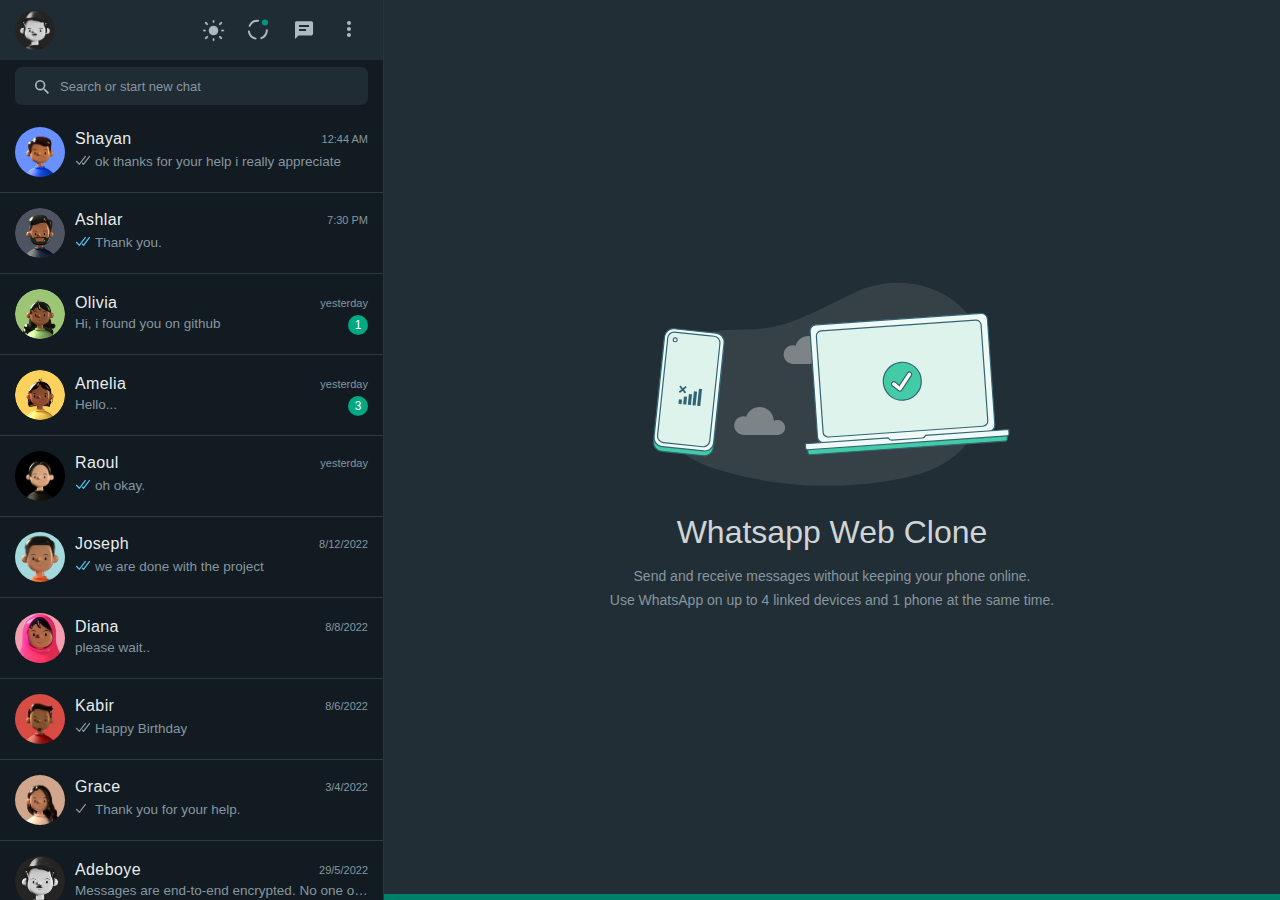
<file: index.html>
<!DOCTYPE html>
<html lang="en">

<head>
    <meta charset="UTF-8">
    <meta http-equiv="X-UA-Compatible" content="IE=edge">
    <meta name="viewport" content="width=device-width, initial-scale=1.0">
    <meta property="og:title" content="Whatsapp Web Clone With HTML & CSS & JS">
    <meta property="og:image" content="https://whatsapp-web-clone-1.netlify.app/images/Whatsapp-Preview.png">
    <meta property="og:image:type" content="image/png">
    <meta property="og:image:width" content="200">
    <meta property="og:image:height" content="200">
    <link rel="shortcut icon" href="images/whatsapp.png" type="image/x-icon">
    <link rel="stylesheet" href="css/all-privacy-screen.css">
    <link rel="stylesheet" href="css/search-message.css">
    <link rel="stylesheet" href="css/Contact-info.css">
    <link rel="stylesheet" href="css/setings.css">
    <link rel="stylesheet" href="css/newChat.css">
    <link rel="stylesheet" href="css/status.css">
    <link rel="stylesheet" href="css/intro.css">
    <link rel="stylesheet" href="css/style.css">
    <link rel="stylesheet" href="css/group.css">
    <link rel="stylesheet" href="css/modal.css">
    <title>Whatsapp Web Clone</title>

    <!-- Google Fonts -->
    <link rel="preconnect" href="https://fonts.googleapis.com">
    <link rel="preconnect" href="https://fonts.gstatic.com" crossorigin>
    <link href="https://fonts.googleapis.com/css2?family=Open+Sans:wght@300;400;500;600;700;800&display=swap">

    <!-- Bootstrap CDN  -->
    <link href="https://cdn.jsdelivr.net/npm/bootstrap@5.2.0/dist/css/bootstrap.min.css" rel="stylesheet">

    <!-- Icon -->
    <link href='https://unpkg.com/boxicons@2.1.2/css/boxicons.min.css' rel='stylesheet'>
    <link rel="stylesheet" href="https://cdn.jsdelivr.net/npm/bootstrap-icons@1.9.1/font/bootstrap-icons.css">
    <link href="https://fonts.googleapis.com/css2?family=Material+Symbols+Outlined:opsz,wght,FILL,GRAD@48,400,0,0" />

    <!-- Animation -->
    <link rel="stylesheet" href="https://cdnjs.cloudflare.com/ajax/libs/animate.css/4.1.1/animate.min.css" />

    <!-- Jquery -->
    <script src="https://ajax.googleapis.com/ajax/libs/jquery/3.6.0/jquery.min.js"></script>
</head>

<body class="body">

    <h1 class="media">Only Available On Desktop 😊😇
        <hr>
        Download ON Mobile
        <a href="https://www.whatsapp.com/download//" style="color: white; text-decoration: none">Here
        </a>
    </h1>
    <div class="container main">

        <div class="leftSide animate__animated animate__fadeInRight" id="leftSid">
            <!-- Header -->
            <div class="header">
                <!-- Profile Picture -->
                <div class="userImg">
                    <img src="images/Avatar-10.jpeg" alt="" class="cover">
                </div>

                <!-- Dropdown -->
                <ul class="dropLeft" id="dropLeft">
                    <li class="listItem" role="button" onclick="openGrp()">New group</li>
                    <li class="listItem" role="button" onclick="openStarred()">Starred messages</li>
                    <li class="listItem" role="button" onclick="openSettings()">Settings</li>
                    <li class="listItem" role="button" data-bs-toggle="modal" data-bs-target="#exampleModalSec">Log out
                    </li>
                </ul>

                <!-- Icons -->
                <div class="ICON">
                    <img src="images/Sun-1.png" alt="" id="moon" class="icons" title="Light Mode"
                        aria-label="Light Mode">
                    <button role="button" class="icons" onclick="openStatus()">
                        <span class="">
                            <svg version="1.1" x="0" y="0" viewBox="0 0 24 24" width="24" height="24" class="">
                                <path fill="currentColor"
                                    d="M12.072 1.761a10.05 10.05 0 0 0-9.303 5.65.977.977 0 0 0 1.756.855 8.098 8.098 0 0 1 7.496-4.553.977.977 0 1 0 .051-1.952zM1.926 13.64a10.052 10.052 0 0 0 7.461 7.925.977.977 0 0 0 .471-1.895 8.097 8.097 0 0 1-6.012-6.386.977.977 0 0 0-1.92.356zm13.729 7.454a10.053 10.053 0 0 0 6.201-8.946.976.976 0 1 0-1.951-.081v.014a8.097 8.097 0 0 1-4.997 7.209.977.977 0 0 0 .727 1.813l.02-.009z">
                                </path>
                                <path fill="#009588" d="M19 1.5a3 3 0 1 1 0 6 3 3 0 0 1 0-6z">
                                </path>
                            </svg>
                        </span>
                    </button>

                    <button role="button" class="icons" onclick="openForm()">
                        <span class="">
                            <svg viewBox="0 0 24 24" width="24" height="24" class="">
                                <path fill="currentColor"
                                    d="M19.005 3.175H4.674C3.642 3.175 3 3.789 3 4.821V21.02l3.544-3.514h12.461c1.033 0 2.064-1.06 2.064-2.093V4.821c-.001-1.032-1.032-1.646-2.064-1.646zm-4.989 9.869H7.041V11.1h6.975v1.944zm3-4H7.041V7.1h9.975v1.944z">
                                </path>
                            </svg>
                        </span>
                    </button>

                    <button role="button" class="icons" id="dropDown2">
                        <span class="">
                            <svg viewBox="0 0 24 24" width="24" height="24" class="">
                                <path fill="currentColor"
                                    d="M12 7a2 2 0 1 0-.001-4.001A2 2 0 0 0 12 7zm0 2a2 2 0 1 0-.001 3.999A2 2 0 0 0 12 9zm0 6a2 2 0 1 0-.001 3.999A2 2 0 0 0 12 15z">
                                </path>
                            </svg>
                        </span>
                    </button>
                </div>
            </div>

            <!-- Search Bar -->
            <div class="search-bar">
                <div>
                    <button class="search">
                        <span class="">
                            <svg viewBox="0 0 24 24" width="24" height="24" class="">
                                <path fill="currentColor"
                                    d="M15.009 13.805h-.636l-.22-.219a5.184 5.184 0 0 0 1.256-3.386 5.207 5.207 0 1 0-5.207 5.208 5.183 5.183 0 0 0 3.385-1.255l.221.22v.635l4.004 3.999 1.194-1.195-3.997-4.007zm-4.808 0a3.605 3.605 0 1 1 0-7.21 3.605 3.605 0 0 1 0 7.21z">
                                </path>
                            </svg>
                        </span>
                    </button>

                    <span class="go-back">
                        <svg viewBox="0 0 24 24" width="24" height="24" class="">
                            <path fill="currentColor" d="m12 4 1.4 1.4L7.8 11H20v2H7.8l5.6 5.6L12 20l-8-8 8-8z">
                            </path>
                        </svg>
                    </span>
                    <input type="text" title="Search or start new chat" aria-label="Search or start new chat"
                        placeholder="Search or start new chat">
                </div>
            </div>

            <!-- Chats Box -->
            <div class="chats">
                <!-- Chats 1 -->
                <div class="block chat-list" onclick="openRightSide()">
                    <!-- Img -->
                    <div class="imgBox">
                        <img src="images/Avatar-7.jpeg" class="cover">
                    </div>
                    <!-- Text -->
                    <div class="h-text">
                        <div class="head">
                            <h4 title="Shayan" aria-label="Shayan">Shayan</h4>
                            <p class="time">12:44 AM</p>
                        </div>
                        <div class="message-chat">
                            <div class="tick-icon">
                                <svg xmlns="http://www.w3.org/2000/svg" viewBox="0 0 20 20" width="20" height="20"
                                    aria-label="read" class="white-tick">
                                    <path fill="currentColor"
                                        d="M15.01 3.316l-.478-.372a.365.365 0 0 0-.51.063L8.666 9.879a.32.32 0 0 1-.484.033l-.358-.325a.319.319 0 0 0-.484.032l-.378.483a.418.418 0 0 0 .036.541l1.32 1.266c.143.14.361.125.484-.033l6.272-8.048a.366.366 0 0 0-.064-.512zm-4.1 0l-.478-.372a.365.365 0 0 0-.51.063L4.566 9.879a.32.32 0 0 1-.484.033L1.891 7.769a.366.366 0 0 0-.515.006l-.423.433a.364.364 0 0 0 .006.514l3.258 3.185c.143.14.361.125.484-.033l6.272-8.048a.365.365 0 0 0-.063-.51z">
                                    </path>
                                </svg>
                            </div>

                            <div class="chat-text-icon">
                                <span class="thanks">ok thanks for your help i really appreciate</span>
                                <div class="icon-more">
                                    <svg xmlns="http://www.w3.org/2000/svg" viewBox="0 0 19 20" width="19" height="20"
                                        class="hide animate__animated animate__fadeInUp">
                                        <path fill="currentColor"
                                            d="M3.8 6.7l5.7 5.7 5.7-5.7 1.6 1.6-7.3 7.2-7.3-7.2 1.6-1.6z">
                                        </path>
                                    </svg>
                                </div>
                            </div>

                        </div>
                    </div>
                </div>

                <!-- Chats 2 -->
                <div class="block chat-list">
                    <!-- Img -->
                    <div class="imgBox">
                        <img src="images/avatar-3.png" class="cover">
                    </div>
                    <!-- Text -->
                    <div class="h-text">
                        <div class="head">
                            <h4 title="Ashlar" aria-label="Ashlar">Ashlar</h4>
                            <p class="time">7:30 PM</p>
                        </div>
                        <div class="message-chat">
                            <div class="tick-icon">
                                <svg xmlns="http://www.w3.org/2000/svg" viewBox="0 0 20 20" width="20" height="20"
                                    aria-label="read" class="blue-tick">
                                    <path fill="currentColor"
                                        d="M15.01 3.316l-.478-.372a.365.365 0 0 0-.51.063L8.666 9.879a.32.32 0 0 1-.484.033l-.358-.325a.319.319 0 0 0-.484.032l-.378.483a.418.418 0 0 0 .036.541l1.32 1.266c.143.14.361.125.484-.033l6.272-8.048a.366.366 0 0 0-.064-.512zm-4.1 0l-.478-.372a.365.365 0 0 0-.51.063L4.566 9.879a.32.32 0 0 1-.484.033L1.891 7.769a.366.366 0 0 0-.515.006l-.423.433a.364.364 0 0 0 .006.514l3.258 3.185c.143.14.361.125.484-.033l6.272-8.048a.365.365 0 0 0-.063-.51z">
                                    </path>
                                </svg>
                            </div>

                            <div class="chat-text-icon">
                                <span class="thanks">Thank you.</span>
                                <div class="icon-more">
                                    <svg xmlns="http://www.w3.org/2000/svg" viewBox="0 0 19 20" width="19" height="20"
                                        class="hide animate__animated animate__fadeInUp">
                                        <path fill="currentColor"
                                            d="M3.8 6.7l5.7 5.7 5.7-5.7 1.6 1.6-7.3 7.2-7.3-7.2 1.6-1.6z">
                                        </path>
                                    </svg>
                                </div>
                            </div>
                        </div>
                    </div>
                </div>

                <!-- Chats 3 -->
                <div class="block chat-list">
                    <!-- Img -->
                    <div class="imgBox">
                        <img src="images/Avatar-1.png" class="cover">
                    </div>
                    <!-- Text -->
                    <div class="h-text">
                        <div class="head">
                            <h4 title="Olivia" aria-label="Olivia">Olivia</h4>
                            <p class="time">yesterday</p>
                        </div>
                        <div class="message-chat">
                            <div class="chat-text-icon">
                                <span class="thanks">Hi, i found you on github</span>
                                <div class="unread">
                                    <span class="numb">1</span>
                                    <div class="icon-more">
                                        <svg xmlns="http://www.w3.org/2000/svg" viewBox="0 0 19 20" width="19"
                                            height="20" class="hide animate__animated animate__fadeInUp">
                                            <path fill="currentColor"
                                                d="M3.8 6.7l5.7 5.7 5.7-5.7 1.6 1.6-7.3 7.2-7.3-7.2 1.6-1.6z">
                                            </path>
                                        </svg>
                                    </div>
                                </div>
                            </div>
                        </div>
                    </div>
                </div>

                <!-- Chats 4 -->
                <div class="block chat-list">
                    <!-- Img -->
                    <div class="imgBox">
                        <img src="images/Avatar-2.png" class="cover">
                    </div>
                    <!-- Text -->
                    <div class="h-text">
                        <div class="head">
                            <h4 title="Amelia" aria-label="Amelia">Amelia</h4>
                            <p class="time">yesterday</p>
                        </div>
                        <div class="message-chat">
                            <div class="chat-text-icon">
                                <span class="thanks">Hello...</span>
                                <div class="unread">
                                    <span class="numb">3</span>
                                    <div class="icon-more">
                                        <svg xmlns="http://www.w3.org/2000/svg" viewBox="0 0 19 20" width="19"
                                            height="20" class="hide animate__animated animate__fadeInUp">
                                            <path fill="currentColor"
                                                d="M3.8 6.7l5.7 5.7 5.7-5.7 1.6 1.6-7.3 7.2-7.3-7.2 1.6-1.6z">
                                            </path>
                                        </svg>
                                    </div>
                                </div>
                            </div>
                        </div>
                    </div>
                </div>

                <!-- Chats 5 -->
                <div class="block chat-list">
                    <!-- Img -->
                    <div class="imgBox">
                        <img src="images/Avatar-5.jpeg" class="cover">
                    </div>
                    <!-- Text -->
                    <div class="h-text">
                        <div class="head">
                            <h4 title="Raoul" aria-label="Raoul">Raoul</h4>
                            <p class="time">yesterday</p>
                        </div>
                        <div class="message-chat">
                            <div class="tick-icon">
                                <svg xmlns="http://www.w3.org/2000/svg" viewBox="0 0 20 20" width="20" height="20"
                                    aria-label="read" class="blue-tick">
                                    <path fill="currentColor"
                                        d="M15.01 3.316l-.478-.372a.365.365 0 0 0-.51.063L8.666 9.879a.32.32 0 0 1-.484.033l-.358-.325a.319.319 0 0 0-.484.032l-.378.483a.418.418 0 0 0 .036.541l1.32 1.266c.143.14.361.125.484-.033l6.272-8.048a.366.366 0 0 0-.064-.512zm-4.1 0l-.478-.372a.365.365 0 0 0-.51.063L4.566 9.879a.32.32 0 0 1-.484.033L1.891 7.769a.366.366 0 0 0-.515.006l-.423.433a.364.364 0 0 0 .006.514l3.258 3.185c.143.14.361.125.484-.033l6.272-8.048a.365.365 0 0 0-.063-.51z">
                                    </path>
                                </svg>
                            </div>

                            <div class="chat-text-icon">
                                <span class="thanks">oh okay.</span>
                                <div class="icon-more">
                                    <svg xmlns="http://www.w3.org/2000/svg" viewBox="0 0 19 20" width="19" height="20"
                                        class="hide animate__animated animate__fadeInUp">
                                        <path fill="currentColor"
                                            d="M3.8 6.7l5.7 5.7 5.7-5.7 1.6 1.6-7.3 7.2-7.3-7.2 1.6-1.6z">
                                        </path>
                                    </svg>
                                </div>
                            </div>
                        </div>
                    </div>
                </div>

                <!-- Chats 6 -->
                <div class="block chat-list">
                    <!-- Img -->
                    <div class="imgBox">
                        <img src="images/Avatar-16.jpeg" class="cover">
                    </div>
                    <!-- Text -->
                    <div class="h-text">
                        <div class="head">
                            <h4 title="Joseph" aria-label="Joseph">Joseph</h4>
                            <p class="time">8/12/2022</p>
                        </div>
                        <div class="message-chat">
                            <div class="tick-icon">
                                <svg xmlns="http://www.w3.org/2000/svg" viewBox="0 0 20 20" width="20" height="20"
                                    aria-label="read" class="blue-tick">
                                    <path fill="currentColor"
                                        d="M15.01 3.316l-.478-.372a.365.365 0 0 0-.51.063L8.666 9.879a.32.32 0 0 1-.484.033l-.358-.325a.319.319 0 0 0-.484.032l-.378.483a.418.418 0 0 0 .036.541l1.32 1.266c.143.14.361.125.484-.033l6.272-8.048a.366.366 0 0 0-.064-.512zm-4.1 0l-.478-.372a.365.365 0 0 0-.51.063L4.566 9.879a.32.32 0 0 1-.484.033L1.891 7.769a.366.366 0 0 0-.515.006l-.423.433a.364.364 0 0 0 .006.514l3.258 3.185c.143.14.361.125.484-.033l6.272-8.048a.365.365 0 0 0-.063-.51z">
                                    </path>
                                </svg>
                            </div>

                            <div class="chat-text-icon">
                                <span class="thanks">we are done with the project</span>
                                <div class="icon-more">
                                    <svg xmlns="http://www.w3.org/2000/svg" viewBox="0 0 19 20" width="19" height="20"
                                        class="hide animate__animated animate__fadeInUp">
                                        <path fill="currentColor"
                                            d="M3.8 6.7l5.7 5.7 5.7-5.7 1.6 1.6-7.3 7.2-7.3-7.2 1.6-1.6z">
                                        </path>
                                    </svg>
                                </div>
                            </div>
                        </div>
                    </div>
                </div>

                <!-- Chats 7 -->
                <div class="block chat-list">
                    <!-- Img -->
                    <div class="imgBox">
                        <img src="images/Avatar-11.jpg" class="cover">
                    </div>
                    <!-- Text -->
                    <div class="h-text">
                        <div class="head">
                            <h4 title="Diana" aria-label="Diana">Diana</h4>
                            <p class="time">8/8/2022</p>
                        </div>
                        <div class="message-chat">
                            <div class="chat-text-icon">
                                <span class="thanks">please wait..</span>
                                <div class="icon-more">
                                    <svg xmlns="http://www.w3.org/2000/svg" viewBox="0 0 19 20" width="19" height="20"
                                        class="hide animate__animated animate__fadeInUp">
                                        <path fill="currentColor"
                                            d="M3.8 6.7l5.7 5.7 5.7-5.7 1.6 1.6-7.3 7.2-7.3-7.2 1.6-1.6z">
                                        </path>
                                    </svg>
                                </div>
                            </div>
                        </div>
                    </div>
                </div>

                <!-- Chats 8 -->
                <div class="block chat-list">
                    <!-- Img -->
                    <div class="imgBox">
                        <img src="images/avatar-8.jpeg" class="cover">
                    </div>
                    <!-- Text -->
                    <div class="h-text">
                        <div class="head">
                            <h4 title="Kabir" aria-label="Kabir">Kabir</h4>
                            <p class="time">8/6/2022</p>
                        </div>
                        <div class="message-chat">
                            <div class="tick-icon">
                                <svg xmlns="http://www.w3.org/2000/svg" viewBox="0 0 20 20" width="20" height="20"
                                    aria-label="read" class="white-tick">
                                    <path fill="currentColor"
                                        d="M15.01 3.316l-.478-.372a.365.365 0 0 0-.51.063L8.666 9.879a.32.32 0 0 1-.484.033l-.358-.325a.319.319 0 0 0-.484.032l-.378.483a.418.418 0 0 0 .036.541l1.32 1.266c.143.14.361.125.484-.033l6.272-8.048a.366.366 0 0 0-.064-.512zm-4.1 0l-.478-.372a.365.365 0 0 0-.51.063L4.566 9.879a.32.32 0 0 1-.484.033L1.891 7.769a.366.366 0 0 0-.515.006l-.423.433a.364.364 0 0 0 .006.514l3.258 3.185c.143.14.361.125.484-.033l6.272-8.048a.365.365 0 0 0-.063-.51z">
                                    </path>
                                </svg>
                            </div>

                            <div class="chat-text-icon">
                                <span class="thanks">Happy Birthday</span>
                                <div class="icon-more">
                                    <svg xmlns="http://www.w3.org/2000/svg" viewBox="0 0 19 20" width="19" height="20"
                                        class="hide animate__animated animate__fadeInUp">
                                        <path fill="currentColor"
                                            d="M3.8 6.7l5.7 5.7 5.7-5.7 1.6 1.6-7.3 7.2-7.3-7.2 1.6-1.6z">
                                        </path>
                                    </svg>
                                </div>
                            </div>
                        </div>
                    </div>
                </div>

                <!-- Chats 9 -->
                <div class="block chat-list">
                    <!-- Img -->
                    <div class="imgBox">
                        <img src="images/Avatar-15.jpeg" class="cover">
                    </div>
                    <!-- Text -->
                    <div class="h-text">
                        <div class="head">
                            <h4 title="Grace" aria-label="Grace">Grace</h4>
                            <p class="time">3/4/2022</p>
                        </div>
                        <div class="message-chat">
                            <div class="tick-icon">
                                <svg xmlns="http://www.w3.org/2000/svg" viewBox="0 0 20 20" width="20" height="20"
                                    class="white-tick">
                                    <path fill="currentColor"
                                        d="m10.91 3.316-.478-.372a.365.365 0 0 0-.51.063L4.566 9.879a.32.32 0 0 1-.484.033L1.891 7.769a.366.366 0 0 0-.515.006l-.423.433a.364.364 0 0 0 .006.514l3.258 3.185c.143.14.361.125.484-.033l6.272-8.048a.365.365 0 0 0-.063-.51z">
                                    </path>
                                </svg>
                            </div>

                            <div class="chat-text-icon">
                                <span class="thanks">Thank you for your help.</span>
                                <div class="icon-more">
                                    <svg xmlns="http://www.w3.org/2000/svg" viewBox="0 0 19 20" width="19" height="20"
                                        class="hide animate__animated animate__fadeInUp">
                                        <path fill="currentColor"
                                            d="M3.8 6.7l5.7 5.7 5.7-5.7 1.6 1.6-7.3 7.2-7.3-7.2 1.6-1.6z">
                                        </path>
                                    </svg>
                                </div>
                            </div>
                        </div>
                    </div>
                </div>

                <!-- Chats 10 -->
                <div class="block chat-list">
                    <!-- Img -->
                    <div class="imgBox">
                        <img src="images/Avatar-10.jpeg" class="cover">
                    </div>
                    <!-- Text -->
                    <div class="h-text">
                        <div class="head">
                            <h4 title="Adeboye" aria-label="Adeboye">Adeboye</h4>
                            <p class="time">29/5/2022</p>
                        </div>
                        <div class="message-chat">
                            <div class="chat-text-icon">
                                <span class="thanks">Messages are end-to-end encrypted. No one outside of this chat, not
                                    even WhatsApp, can
                                    read or listen to them. Click to learn more.</span>
                                <div class="icon-more">
                                    <svg xmlns="http://www.w3.org/2000/svg" viewBox="0 0 19 20" width="19" height="20"
                                        class="hide animate__animated animate__fadeInUp">
                                        <path fill="currentColor"
                                            d="M3.8 6.7l5.7 5.7 5.7-5.7 1.6 1.6-7.3 7.2-7.3-7.2 1.6-1.6z">
                                        </path>
                                    </svg>
                                </div>
                            </div>
                        </div>
                    </div>
                </div>

                <!-- Chats 11 -->
                <div class="block chat-list">
                    <!-- Img -->
                    <div class="imgBox">
                        <img src="images/Avatar-12.jpg" class="cover">
                    </div>
                    <!-- Text -->
                    <div class="h-text">
                        <div class="head">
                            <h4 title="Danjuma" aria-label="Danjuma">Danjuma</h4>
                            <p class="time">29/5/2022</p>
                        </div>
                        <div class="message-chat">
                            <div class="chat-text-icon">
                                <span class="thanks">Messages are end-to-end encrypted. No one outside of this chat, not
                                    even WhatsApp, can
                                    read or listen to them. Click to learn more.</span>
                                <div class="icon-more">
                                    <svg xmlns="http://www.w3.org/2000/svg" viewBox="0 0 19 20" width="19" height="20"
                                        class="hide animate__animated animate__fadeInUp">
                                        <path fill="currentColor"
                                            d="M3.8 6.7l5.7 5.7 5.7-5.7 1.6 1.6-7.3 7.2-7.3-7.2 1.6-1.6z">
                                        </path>
                                    </svg>
                                </div>
                            </div>
                        </div>
                    </div>
                </div>

                <!-- Chats 12 -->
                <div class="block chat-list">
                    <!-- Img -->
                    <div class="imgBox">
                        <img src="images/Avatar-13.jpg" class="cover">
                    </div>
                    <!-- Text -->
                    <div class="h-text">
                        <div class="head">
                            <h4 title="Mutiat" aria-label="Mutiat">Mutiat</h4>
                            <p class="time">29/5/2022</p>
                        </div>
                        <div class="message-chat">
                            <div class="chat-text-icon">
                                <span class="thanks">Messages are end-to-end encrypted. No one outside of this chat, not
                                    even WhatsApp, can
                                    read or listen to them. Click to learn more.</span>
                                <div class="icon-more">
                                    <svg xmlns="http://www.w3.org/2000/svg" viewBox="0 0 19 20" width="19" height="20"
                                        class="hide animate__animated animate__fadeInUp">
                                        <path fill="currentColor"
                                            d="M3.8 6.7l5.7 5.7 5.7-5.7 1.6 1.6-7.3 7.2-7.3-7.2 1.6-1.6z">
                                        </path>
                                    </svg>
                                </div>
                            </div>
                        </div>
                    </div>
                </div>

                <!-- Chats 13 -->
                <div class="block chat-list">
                    <!-- Img -->
                    <div class="imgBox">
                        <img src="images/Avatar-14.jpeg" class="cover">
                    </div>
                    <!-- Text -->
                    <div class="h-text">
                        <div class="head">
                            <h4 title="Mutiat" aria-label="Mutiat">Mutiat</h4>
                            <p class="time">29/5/2022</p>
                        </div>
                        <div class="message-chat">
                            <div class="chat-text-icon">
                                <span class="thanks">Messages are end-to-end encrypted. No one outside of this chat, not
                                    even WhatsApp, can
                                    read or listen to them. Click to learn more.</span>
                                <div class="icon-more">
                                    <svg xmlns="http://www.w3.org/2000/svg" viewBox="0 0 19 20" width="19" height="20"
                                        class="hide animate__animated animate__fadeInUp">
                                        <path fill="currentColor"
                                            d="M3.8 6.7l5.7 5.7 5.7-5.7 1.6 1.6-7.3 7.2-7.3-7.2 1.6-1.6z">
                                        </path>
                                    </svg>
                                </div>
                            </div>
                        </div>
                    </div>
                </div>

                <!-- Chats 14 -->
                <div class="block chat-list">
                    <!-- Img -->
                    <div class="imgBox">
                        <img src="images/Avatar-17.jpeg" class="cover">
                    </div>
                    <!-- Text -->
                    <div class="h-text">
                        <div class="head">
                            <h4 title="Alihu" aria-label="Alihu">Alihu</h4>
                            <p class="time">29/5/2022</p>
                        </div>
                        <div class="message-chat">
                            <div class="chat-text-icon">
                                <span class="thanks">Messages are end-to-end encrypted. No one outside of this chat, not
                                    even WhatsApp, can
                                    read or listen to them. Click to learn more.</span>
                                <div class="icon-more">
                                    <svg xmlns="http://www.w3.org/2000/svg" viewBox="0 0 19 20" width="19" height="20"
                                        class="hide animate__animated animate__fadeInUp">
                                        <path fill="currentColor"
                                            d="M3.8 6.7l5.7 5.7 5.7-5.7 1.6 1.6-7.3 7.2-7.3-7.2 1.6-1.6z">
                                        </path>
                                    </svg>
                                </div>
                            </div>
                        </div>
                    </div>
                </div>

                <!-- Chats 15 -->
                <div class="block chat-list">
                    <!-- Img -->
                    <div class="imgBox">
                        <img src="images/Avatar-1.png" class="cover">
                    </div>
                    <!-- Text -->
                    <div class="h-text">
                        <div class="head">
                            <h4 title="Shayan" aria-label="Shayan">Shayan</h4>
                            <p class="time">29/5/2022</p>
                        </div>
                        <div class="message-chat">
                            <div class="chat-text-icon">
                                <span class="thanks">Messages are end-to-end encrypted. No one outside of this chat, not
                                    even WhatsApp, can
                                    read or listen to them. Click to learn more.</span>
                                <div class="icon-more">
                                    <svg xmlns="http://www.w3.org/2000/svg" viewBox="0 0 19 20" width="19" height="20"
                                        class="hide animate__animated animate__fadeInUp">
                                        <path fill="currentColor"
                                            d="M3.8 6.7l5.7 5.7 5.7-5.7 1.6 1.6-7.3 7.2-7.3-7.2 1.6-1.6z">
                                        </path>
                                    </svg>
                                </div>
                            </div>
                        </div>
                    </div>
                </div>

                <!-- Chats 16 -->
                <div class="block chat-list">
                    <!-- Img -->
                    <div class="imgBox">
                        <img src="images/img16.jpg" class="cover">
                    </div>
                    <!-- Text -->
                    <div class="h-text">
                        <div class="head">
                            <h4 title="Shayan" aria-label="Shayan">Shayan</h4>
                            <p class="time">29/5/2022</p>
                        </div>
                        <div class="message-chat">
                            <div class="chat-text-icon">
                                <span class="thanks">Messages are end-to-end encrypted. No one outside of this chat, not
                                    even WhatsApp, can
                                    read or listen to them. Click to learn more.</span>
                                <div class="icon-more">
                                    <svg xmlns="http://www.w3.org/2000/svg" viewBox="0 0 19 20" width="19" height="20"
                                        class="hide animate__animated animate__fadeInUp">
                                        <path fill="currentColor"
                                            d="M3.8 6.7l5.7 5.7 5.7-5.7 1.6 1.6-7.3 7.2-7.3-7.2 1.6-1.6z">
                                        </path>
                                    </svg>
                                </div>
                            </div>
                        </div>
                    </div>
                </div>

                <!-- Chats 17 -->
                <div class="block chat-list">
                    <!-- Img -->
                    <div class="imgBox">
                        <img src="images/img17.jpg" class="cover">
                    </div>
                    <!-- Text -->
                    <div class="h-text">
                        <div class="head">
                            <h4 title="Shayan" aria-label="Shayan">Shayan</h4>
                            <p class="time">29/5/2022</p>
                        </div>
                        <div class="message-chat">
                            <div class="chat-text-icon">
                                <span class="thanks">Messages are end-to-end encrypted. No one outside of this chat, not
                                    even WhatsApp, can
                                    read or listen to them. Click to learn more.</span>
                                <div class="icon-more">
                                    <svg xmlns="http://www.w3.org/2000/svg" viewBox="0 0 19 20" width="19" height="20"
                                        class="hide animate__animated animate__fadeInUp">
                                        <path fill="currentColor"
                                            d="M3.8 6.7l5.7 5.7 5.7-5.7 1.6 1.6-7.3 7.2-7.3-7.2 1.6-1.6z">
                                        </path>
                                    </svg>
                                </div>
                            </div>
                        </div>
                    </div>
                </div>

                <!-- Chats 18 -->
                <div class="block chat-list">
                    <!-- Img -->
                    <div class="imgBox">
                        <img src="images/img18.jpg" class="cover">
                    </div>
                    <!-- Text -->
                    <div class="h-text">
                        <div class="head">
                            <h4 title="Shayan" aria-label="Shayan">Shayan</h4>
                            <p class="time">29/5/2022</p>
                        </div>
                        <div class="message-chat">
                            <div class="chat-text-icon">
                                <span class="thanks">Messages are end-to-end encrypted. No one outside of this chat, not
                                    even WhatsApp, can
                                    read or listen to them. Click to learn more.</span>
                                <div class="icon-more">
                                    <svg xmlns="http://www.w3.org/2000/svg" viewBox="0 0 19 20" width="19" height="20"
                                        class="hide animate__animated animate__fadeInUp">
                                        <path fill="currentColor"
                                            d="M3.8 6.7l5.7 5.7 5.7-5.7 1.6 1.6-7.3 7.2-7.3-7.2 1.6-1.6z">
                                        </path>
                                    </svg>
                                </div>
                            </div>
                        </div>
                    </div>
                </div>

            </div>
        </div>

        <div class="Newchat animate__animated animate__fadeInLeft" id="Newchat">
            <!-- Header -->
            <div class="header-Chat">

                <!-- Icons -->
                <div class="ICON">
                    <button role="button" class="icons" onclick="closeForm()">
                        <span class="">
                            <svg viewBox="0 0 24 24" width="24" height="24" class="">
                                <path fill="currentColor" d="m12 4 1.4 1.4L7.8 11H20v2H7.8l5.6 5.6L12 20l-8-8 8-8z">
                                </path>
                            </svg>
                        </span>
                    </button>
                </div>

                <div class="newText">
                    <h2>New Chat</h2>
                </div>

            </div>
            <!-- Search Bar -->
            <div class="search-bar">
                <div>
                    <button class="search">
                        <span class="">
                            <svg viewBox="0 0 24 24" width="24" height="24" class="">
                                <path fill="currentColor"
                                    d="M15.009 13.805h-.636l-.22-.219a5.184 5.184 0 0 0 1.256-3.386 5.207 5.207 0 1 0-5.207 5.208 5.183 5.183 0 0 0 3.385-1.255l.221.22v.635l4.004 3.999 1.194-1.195-3.997-4.007zm-4.808 0a3.605 3.605 0 1 1 0-7.21 3.605 3.605 0 0 1 0 7.21z">
                                </path>
                            </svg>
                        </span>
                    </button>

                    <span class="go-back">
                        <svg viewBox="0 0 24 24" width="24" height="24" class="">
                            <path fill="currentColor" d="m12 4 1.4 1.4L7.8 11H20v2H7.8l5.6 5.6L12 20l-8-8 8-8z">
                            </path>
                        </svg>
                    </span>
                    <input type="text" title="Search contacts" aria-label="Search contacts"
                        placeholder="Search contacts">
                </div>
            </div>
            <!-- Chats -->
            <div class="chats-new">
                <!-- Chats 1 -->
                <div class="block group" onclick="openGroup()">
                    <!-- Img -->
                    <div class="iconBox">
                        <i class="bi bi-people-fill"></i>
                    </div>
                    <div class="head">
                        <h4 title="New group" aria-label="New group">New group</h4>
                    </div>
                </div>

                <div class="a">
                    <h3>A</h3>
                </div>

                <!-- Chats 1 -->
                <div class="block top">
                    <!-- Img -->
                    <div class="imgBox">
                        <img src="images/Avatar-7.jpeg" class="cover">
                    </div>
                    <!-- Text -->
                    <div class="h-text">
                        <div class="head">
                            <h4 title="A B" aria-label="A B">A B</h4>
                        </div>
                        <div class="message">
                            <p title="Free." aria-label="Free.">
                                Free.
                            </p>
                        </div>
                    </div>
                </div>

                <!-- Chats 2 -->
                <div class="block">
                    <!-- Img -->
                    <div class="imgBox">
                        <img src="images/Avatar-1.png" class="cover">
                    </div>
                    <!-- Text -->
                    <div class="h-text">
                        <div class="head">
                            <h4 title="Abdul" aria-label="Abdul">Abdul</h4>
                        </div>
                        <div class="message">
                            <p title="Allah is sufficient for me." aria-label="Allah is sufficient for me.">Allah is
                                sufficient for me.</p>
                        </div>
                    </div>
                </div>

                <!-- Chats 3 -->
                <div class="block">
                    <!-- Img -->
                    <div class="imgBox">
                        <img src="images/avatar-8.jpeg" class="cover">
                    </div>
                    <!-- Text -->
                    <div class="h-text">
                        <div class="head">
                            <h4 title="Adeboye" aria-label="Adeboye">Adeboye</h4>
                        </div>
                        <div class="message">
                            <p title="Hey there! I am using WhatsApp." aria-label="Hey there! I am using WhatsApp.">
                                Hey
                                there! I am using WhatsApp.</p>
                        </div>
                    </div>
                </div>

                <!-- Chats 4 -->
                <div class="block">
                    <!-- Img -->
                    <div class="imgBox">
                        <img src="images/Avatar-2.png" class="cover">
                    </div>
                    <!-- Text -->
                    <div class="h-text">
                        <div class="head">
                            <h4 title="Amelia" aria-label="Amelia">Amelia</h4>
                        </div>
                        <div class="message">
                            <p title="God daughter" aria-label="God daughter">God daughter</p>
                        </div>
                    </div>
                </div>

                <!-- Chats 5 -->
                <div class="block">
                    <!-- Img -->
                    <div class="imgBox">
                        <img src="images/Avatar-5.jpeg" class="cover">
                    </div>
                    <!-- Text -->
                    <div class="h-text">
                        <div class="head">
                            <h4 title="Abdul F5" aria-label="Abdul F5">Abdul F5</h4>
                        </div>
                        <div class="message">
                            <p title="Hey there! I am using WhatsApp." aria-label="Hey there! I am using WhatsApp.">
                                Hey
                                there! I am using WhatsApp.</p>
                        </div>
                    </div>
                </div>

                <!-- Chats 6 -->
                <div class="block">
                    <!-- Img -->
                    <div class="imgBox">
                        <img src="images/Avatar-16.jpeg" class="cover">
                    </div>
                    <!-- Text -->
                    <div class="h-text">
                        <div class="head">
                            <h4 title="Ade" aria-label="Ade">Ade</h4>
                        </div>
                        <div class="message">
                            <p title="Hey there! I am using WhatsApp." aria-label="Hey there! I am using WhatsApp.">
                                Hey
                                there! I am using WhatsApp.</p>
                        </div>
                    </div>
                </div>

                <!-- Chats 7 -->
                <div class="block">
                    <!-- Img -->
                    <div class="imgBox">
                        <img src="images/Avatar-11.jpg" class="cover">
                    </div>
                    <!-- Text -->
                    <div class="h-text">
                        <div class="head">
                            <h4 title="Adanma" aria-label="Adanma">Adanma</h4>
                        </div>
                        <div class="message">
                            <p title="Hey there! I am using WhatsApp." aria-label="Hey there! I am using WhatsApp.">
                                Hey
                                there! I am using WhatsApp.</p>
                        </div>
                    </div>
                </div>

                <!-- Chats 8 -->
                <div class="block">
                    <!-- Img -->
                    <div class="imgBox">
                        <img src="images/avatar-3.png" class="cover">
                    </div>
                    <!-- Text -->
                    <div class="h-text">
                        <div class="head">
                            <h4 title="Ashlar" aria-label="Ashlar">Ashlar</h4>
                        </div>
                        <div class="message">
                            <p title="Always Busy.." aria-label="Always Busy..">Always Busy..</p>
                        </div>
                    </div>
                </div>

                <!-- Chats 9 -->
                <div class="block">
                    <!-- Img -->
                    <div class="imgBox">
                        <img src="images/Avatar-15.jpeg" class="cover">
                    </div>
                    <!-- Text -->
                    <div class="h-text">
                        <div class="head">
                            <h4 title="Alha" aria-label="Alha">Alha</h4>
                        </div>
                        <div class="message">
                            <p title="Hey there! I am using WhatsApp." aria-label="Hey there! I am using WhatsApp.">
                                Hey
                                there! I am using WhatsApp.</p>
                        </div>
                    </div>
                </div>

                <!-- Chats 10 -->
                <div class="block">
                    <!-- Img -->
                    <div class="imgBox">
                        <img src="images/Avatar-10.jpeg" class="cover">
                    </div>
                    <!-- Text -->
                    <div class="h-text">
                        <div class="head">
                            <h4 title="Adeboye" aria-label="Adeboye">Adeboye</h4>
                        </div>
                        <div class="message">
                            <p title="Hey there! I am using WhatsApp." aria-label="Hey there! I am using WhatsApp.">
                                Hey
                                there! I am using WhatsApp.</p>
                        </div>
                    </div>
                </div>

                <!-- Chats 11 -->
                <div class="block">
                    <!-- Img -->
                    <div class="imgBox">
                        <img src="images/Avatar-12.jpg" class="cover">
                    </div>
                    <!-- Text -->
                    <div class="h-text">
                        <div class="head">
                            <h4>Adeboye</h4>
                        </div>
                        <div class="message">
                            <p title="Hey there! I am using WhatsApp." aria-label="Hey there! I am using WhatsApp.">
                                Hey
                                there! I am using WhatsApp.</p>
                        </div>
                    </div>
                </div>

                <!-- Chats 12 -->
                <div class="block">
                    <!-- Img -->
                    <div class="imgBox">
                        <img src="images/Avatar-13.jpg" class="cover">
                    </div>
                    <!-- Text -->
                    <div class="h-text">
                        <div class="head">
                            <h4 title="Adebisi" aria-label="Adebisi">Adebisi</h4>
                        </div>
                        <div class="message">
                            <p title="Hey there! I am using WhatsApp." aria-label="Hey there! I am using WhatsApp.">
                                Hey
                                there! I am using WhatsApp.</p>
                        </div>
                    </div>
                </div>

                <!-- Chats 13 -->
                <div class="block">
                    <!-- Img -->
                    <div class="imgBox">
                        <img src="images/Avatar-14.jpeg" class="cover">
                    </div>
                    <!-- Text -->
                    <div class="h-text">
                        <div class="head">
                            <h4>Lina</h4>
                        </div>
                        <div class="message">
                            <p title="Hey there! I am using WhatsApp." aria-label="Hey there! I am using WhatsApp.">
                                Hey
                                there! I am using WhatsApp.</p>
                        </div>
                    </div>
                </div>

                <!-- Chats 14 -->
                <div class="block">
                    <!-- Img -->
                    <div class="imgBox">
                        <img src="images/Avatar-17.jpeg" class="cover">
                    </div>
                    <!-- Text -->
                    <div class="h-text">
                        <div class="head">
                            <h4 title="Alihu" aria-label="Alihu">Alihu</h4>
                        </div>
                        <div class="message">
                            <p title="Hey there! I am using WhatsApp." aria-label="Hey there! I am using WhatsApp.">
                                Hey
                                there! I am using WhatsApp.</p>
                        </div>
                    </div>
                </div>

                <!-- Chats 15 -->
                <div class="block">
                    <!-- Img -->
                    <div class="imgBox">
                        <img src="images/Avatar-1.png" class="cover">
                    </div>
                    <!-- Text -->
                    <div class="h-text">
                        <div class="head">
                            <h4 title="Adejoke" aria-label="Adejoke">Adejoke</h4>
                        </div>
                        <div class="message">
                            <p title="Hey there! I am using WhatsApp." aria-label="Hey there! I am using WhatsApp.">
                                Hey
                                there! I am using WhatsApp.</p>
                        </div>
                    </div>
                </div>

                <!-- Chats 16 -->
                <div class="block">
                    <!-- Img -->
                    <div class="imgBox">
                        <img src="images/img16.jpg" class="cover">
                    </div>
                    <!-- Text -->
                    <div class="h-text">
                        <div class="head">
                            <h4 title="Adunola" aria-label="Adunola">Adunola</h4>
                        </div>
                        <div class="message">
                            <p title="Hey there! I am using WhatsApp." aria-label="Hey there! I am using WhatsApp.">
                                Hey
                                there! I am using WhatsApp.</p>
                        </div>
                    </div>
                </div>

                <!-- Chats 17 -->
                <div class="block">
                    <!-- Img -->
                    <div class="imgBox">
                        <img src="images/img17.jpg" class="cover">
                    </div>
                    <!-- Text -->
                    <div class="h-text">
                        <div class="head">
                            <h4 title="Akolade" aria-label="Akolade">Akolade</h4>
                        </div>
                        <div class="message">
                            <p title="Hey there! I am using WhatsApp." aria-label="Hey there! I am using WhatsApp.">
                                Hey
                                there! I am using WhatsApp.</p>
                        </div>
                    </div>
                </div>

                <!-- Chats 18 -->
                <div class="block">
                    <!-- Img -->
                    <div class="imgBox">
                        <img src="images/img18.jpg" class="cover">
                    </div>
                    <!-- Text -->
                    <div class="h-text">
                        <div class="head">
                            <h4 title="Anikaede" aria-label="Anikaede">Anikaede</h4>
                        </div>
                        <div class="message">
                            <p title="Hey there! I am using WhatsApp." aria-label="Hey there! I am using WhatsApp.">
                                Hey
                                there! I am using WhatsApp.</p>
                        </div>
                    </div>
                </div>

            </div>
        </div>


        <div class="group animate__animated animate__fadeInLeft" id="group">
            <!-- Header -->
            <div class="header-Chat">

                <!-- Icons -->
                <div class="ICON">
                    <button role="button" class="icons" onclick="closeGroup()">
                        <span class="">
                            <svg viewBox="0 0 24 24" width="24" height="24" class="">
                                <path fill="currentColor" d="m12 4 1.4 1.4L7.8 11H20v2H7.8l5.6 5.6L12 20l-8-8 8-8z">
                                </path>
                            </svg>
                        </span>
                    </button>
                </div>

                <div class="newText">
                    <h2>Add group participants</h2>
                </div>

            </div>
            <!-- Search Bar -->
            <div class="search-bar">
                <div>
                    <button class="search">
                        <span class="">
                            <svg viewBox="0 0 24 24" width="24" height="24" class="">
                                <path fill="currentColor"
                                    d="M15.009 13.805h-.636l-.22-.219a5.184 5.184 0 0 0 1.256-3.386 5.207 5.207 0 1 0-5.207 5.208 5.183 5.183 0 0 0 3.385-1.255l.221.22v.635l4.004 3.999 1.194-1.195-3.997-4.007zm-4.808 0a3.605 3.605 0 1 1 0-7.21 3.605 3.605 0 0 1 0 7.21z">
                                </path>
                            </svg>
                        </span>
                    </button>

                    <span class="go-back">
                        <svg viewBox="0 0 24 24" width="24" height="24" class="">
                            <path fill="currentColor" d="m12 4 1.4 1.4L7.8 11H20v2H7.8l5.6 5.6L12 20l-8-8 8-8z">
                            </path>
                        </svg>
                    </span>
                    <input type="text" title="Type contact name" aria-label="Type contact name"
                        placeholder="Type contact name">
                </div>
            </div>
            <!-- Chats -->
            <div class="chats-group">

                <div class="a">
                    <h3>A</h3>
                </div>

                <!-- Chats 1 -->
                <div class="block top">
                    <!-- Img -->
                    <div class="imgBox">
                        <img src="images/Avatar-7.jpeg" class="cover">
                    </div>
                    <!-- Text -->
                    <div class="h-text">
                        <div class="head">
                            <h4 title="A B" aria-label="A B">A B</h4>
                        </div>
                        <div class="message">
                            <p title="Free." aria-label="Free.">
                                Free.
                            </p>
                        </div>
                    </div>
                </div>

                <!-- Chats 2 -->
                <div class="block">
                    <!-- Img -->
                    <div class="imgBox">
                        <img src="images/Avatar-1.png" class="cover">
                    </div>
                    <!-- Text -->
                    <div class="h-text">
                        <div class="head">
                            <h4 title="Abdul" aria-label="Abdul">Abdul</h4>
                        </div>
                        <div class="message">
                            <p title="Allah is sufficient for me." aria-label="Allah is sufficient for me.">Allah is
                                sufficient for me.</p>
                        </div>
                    </div>
                </div>

                <!-- Chats 3 -->
                <div class="block">
                    <!-- Img -->
                    <div class="imgBox">
                        <img src="images/avatar-8.jpeg" class="cover">
                    </div>
                    <!-- Text -->
                    <div class="h-text">
                        <div class="head">
                            <h4 title="Adeboye" aria-label="Adeboye">Adeboye</h4>
                        </div>
                        <div class="message">
                            <p title="Hey there! I am using WhatsApp." aria-label="Hey there! I am using WhatsApp.">
                                Hey
                                there! I am using WhatsApp.</p>
                        </div>
                    </div>
                </div>

                <!-- Chats 4 -->
                <div class="block">
                    <!-- Img -->
                    <div class="imgBox">
                        <img src="images/Avatar-2.png" class="cover">
                    </div>
                    <!-- Text -->
                    <div class="h-text">
                        <div class="head">
                            <h4 title="Amelia" aria-label="Amelia">Amelia</h4>
                        </div>
                        <div class="message">
                            <p title="God daughter" aria-label="God daughter">God daughter</p>
                        </div>
                    </div>
                </div>

                <!-- Chats 5 -->
                <div class="block">
                    <!-- Img -->
                    <div class="imgBox">
                        <img src="images/Avatar-5.jpeg" class="cover">
                    </div>
                    <!-- Text -->
                    <div class="h-text">
                        <div class="head">
                            <h4 title="Abdul F5" aria-label="Abdul F5">Abdul F5</h4>
                        </div>
                        <div class="message">
                            <p title="Hey there! I am using WhatsApp." aria-label="Hey there! I am using WhatsApp.">
                                Hey
                                there! I am using WhatsApp.</p>
                        </div>
                    </div>
                </div>

                <!-- Chats 6 -->
                <div class="block">
                    <!-- Img -->
                    <div class="imgBox">
                        <img src="images/Avatar-16.jpeg" class="cover">
                    </div>
                    <!-- Text -->
                    <div class="h-text">
                        <div class="head">
                            <h4 title="Ade" aria-label="Ade">Ade</h4>
                        </div>
                        <div class="message">
                            <p title="Hey there! I am using WhatsApp." aria-label="Hey there! I am using WhatsApp.">
                                Hey
                                there! I am using WhatsApp.</p>
                        </div>
                    </div>
                </div>

                <!-- Chats 7 -->
                <div class="block">
                    <!-- Img -->
                    <div class="imgBox">
                        <img src="images/Avatar-11.jpg" class="cover">
                    </div>
                    <!-- Text -->
                    <div class="h-text">
                        <div class="head">
                            <h4 title="Adanma" aria-label="Adanma">Adanma</h4>
                        </div>
                        <div class="message">
                            <p title="Hey there! I am using WhatsApp." aria-label="Hey there! I am using WhatsApp.">
                                Hey
                                there! I am using WhatsApp.</p>
                        </div>
                    </div>
                </div>

                <!-- Chats 8 -->
                <div class="block">
                    <!-- Img -->
                    <div class="imgBox">
                        <img src="images/avatar-3.png" class="cover">
                    </div>
                    <!-- Text -->
                    <div class="h-text">
                        <div class="head">
                            <h4 title="Ashlar" aria-label="Ashlar">Ashlar</h4>
                        </div>
                        <div class="message">
                            <p title="Always Busy.." aria-label="Always Busy..">Always Busy..</p>
                        </div>
                    </div>
                </div>

                <!-- Chats 9 -->
                <div class="block">
                    <!-- Img -->
                    <div class="imgBox">
                        <img src="images/Avatar-15.jpeg" class="cover">
                    </div>
                    <!-- Text -->
                    <div class="h-text">
                        <div class="head">
                            <h4 title="Alha" aria-label="Alha">Alha</h4>
                        </div>
                        <div class="message">
                            <p title="Hey there! I am using WhatsApp." aria-label="Hey there! I am using WhatsApp.">
                                Hey
                                there! I am using WhatsApp.</p>
                        </div>
                    </div>
                </div>

                <!-- Chats 10 -->
                <div class="block">
                    <!-- Img -->
                    <div class="imgBox">
                        <img src="images/Avatar-10.jpeg" class="cover">
                    </div>
                    <!-- Text -->
                    <div class="h-text">
                        <div class="head">
                            <h4 title="Adeboye" aria-label="Adeboye">Adeboye</h4>
                        </div>
                        <div class="message">
                            <p title="Hey there! I am using WhatsApp." aria-label="Hey there! I am using WhatsApp.">
                                Hey
                                there! I am using WhatsApp.</p>
                        </div>
                    </div>
                </div>

                <!-- Chats 11 -->
                <div class="block">
                    <!-- Img -->
                    <div class="imgBox">
                        <img src="images/Avatar-12.jpg" class="cover">
                    </div>
                    <!-- Text -->
                    <div class="h-text">
                        <div class="head">
                            <h4 title="Pricilia" aria-label="Pricilia">Pricilia</h4>
                        </div>
                        <div class="message">
                            <p title="Hey there! I am using WhatsApp." aria-label="Hey there! I am using WhatsApp.">
                                Hey
                                there! I am using WhatsApp.</p>
                        </div>
                    </div>
                </div>

                <!-- Chats 12 -->
                <div class="block">
                    <!-- Img -->
                    <div class="imgBox">
                        <img src="images/Avatar-13.jpg" class="cover">
                    </div>
                    <!-- Text -->
                    <div class="h-text">
                        <div class="head">
                            <h4 title="Adebisi" aria-label="Adebisi">Adebisi</h4>
                        </div>
                        <div class="message">
                            <p title="Hey there! I am using WhatsApp." aria-label="Hey there! I am using WhatsApp.">
                                Hey
                                there! I am using WhatsApp.</p>
                        </div>
                    </div>
                </div>

                <!-- Chats 13 -->
                <div class="block">
                    <!-- Img -->
                    <div class="imgBox">
                        <img src="images/Avatar-14.jpeg" class="cover">
                    </div>
                    <!-- Text -->
                    <div class="h-text">
                        <div class="head">
                            <h4 title=" aria-label=">/h4>
                        </div>
                        <div class="message">
                            <p title="Hey there! I am using WhatsApp." aria-label="Hey there! I am using WhatsApp.">
                                Hey
                                there! I am using WhatsApp.</p>
                        </div>
                    </div>
                </div>

                <!-- Chats 14 -->
                <div class="block">
                    <!-- Img -->
                    <div class="imgBox">
                        <img src="images/Avatar-17.jpeg" class="cover">
                    </div>
                    <!-- Text -->
                    <div class="h-text">
                        <div class="head">
                            <h4 title="Alihu" aria-label="Alihu">Alihu</h4>
                        </div>
                        <div class="message">
                            <p title="Hey there! I am using WhatsApp." aria-label="Hey there! I am using WhatsApp.">
                                Hey
                                there! I am using WhatsApp.</p>
                        </div>
                    </div>
                </div>

                <!-- Chats 15 -->
                <div class="block">
                    <!-- Img -->
                    <div class="imgBox">
                        <img src="images/Avatar-1.png" class="cover">
                    </div>
                    <!-- Text -->
                    <div class="h-text">
                        <div class="head">
                            <h4 title="Adejoke" aria-label="Adejoke">Adejoke</h4>
                        </div>
                        <div class="message">
                            <p title="Hey there! I am using WhatsApp." aria-label="Hey there! I am using WhatsApp.">
                                Hey
                                there! I am using WhatsApp.</p>
                        </div>
                    </div>
                </div>

                <!-- Chats 16 -->
                <div class="block">
                    <!-- Img -->
                    <div class="imgBox">
                        <img src="images/img16.jpg" class="cover">
                    </div>
                    <!-- Text -->
                    <div class="h-text">
                        <div class="head">
                            <h4 title="Adunola" aria-label="Adunola">Adunola</h4>
                        </div>
                        <div class="message">
                            <p title="Hey there! I am using WhatsApp." aria-label="Hey there! I am using WhatsApp.">
                                Hey
                                there! I am using WhatsApp.</p>
                        </div>
                    </div>
                </div>

                <!-- Chats 17 -->
                <div class="block">
                    <!-- Img -->
                    <div class="imgBox">
                        <img src="images/img17.jpg" class="cover">
                    </div>
                    <!-- Text -->
                    <div class="h-text">
                        <div class="head">
                            <h4 title="Akolade" aria-label="Akolade">Akolade</h4>
                        </div>
                        <div class="message">
                            <p title="Hey there! I am using WhatsApp." aria-label="Hey there! I am using WhatsApp.">
                                Hey
                                there! I am using WhatsApp.</p>
                        </div>
                    </div>
                </div>

                <!-- Chats 18 -->
                <div class="block">
                    <!-- Img -->
                    <div class="imgBox">
                        <img src="images/img18.jpg" class="cover">
                    </div>
                    <!-- Text -->
                    <div class="h-text">
                        <div class="head">
                            <h4 title="Anikaede" aria-label="Anikaede">Anikaede</h4>
                        </div>
                        <div class="message">
                            <p title="Hey there! I am using WhatsApp." aria-label="Hey there! I am using WhatsApp.">
                                Hey
                                there! I am using WhatsApp.</p>
                        </div>
                    </div>
                </div>

            </div>
        </div>


        <div class="settings animate__animated animate__fadeInLeft" id="settings">
            <!-- Header -->
            <div class="header-Chat">

                <!-- Icons -->
                <div class="ICON">
                    <button role="button" class="icons" onclick="closeSettings()">
                        <span class="">
                            <svg viewBox="0 0 24 24" width="24" height="24" class="">
                                <path fill="currentColor" d="m12 4 1.4 1.4L7.8 11H20v2H7.8l5.6 5.6L12 20l-8-8 8-8z">
                                </path>
                            </svg>
                        </span>
                    </button>
                </div>

                <div class="newText">
                    <h2>Settings</h2>
                </div>

            </div>
            <!-- Chats -->
            <div class="chats-settings">
                <!-- Profile -->
                <div class="top" onclick="openProfile()">
                    <!-- Img -->
                    <div class="imgBox">
                        <img src="images/Avatar-10.jpeg" alt="" class="cover">
                    </div>
                    <!-- Text -->
                    <div class="h-text">
                        <div class="head">
                            <h4>Uyi Tech</h4>
                        </div>
                        <div class="message">
                            <p>I`m a Front-End Developer / UI/UX Designer</p>
                        </div>
                    </div>
                </div>

                <!-- Chats 1 -->
                <div class="block" onclick="openNotifications()">
                    <!-- Img -->
                    <div class="icon-Box">
                        <button role="button" class="icons-setings">
                            <span data-testid="settings-notifications" data-icon="settings-notifications" class="">
                                <svg viewBox="0 0 24 24" width="24" height="24" class="">
                                    <path fill="currentColor"
                                        d="M12 21.7c.9 0 1.7-.8 1.7-1.7h-3.4c0 .9.8 1.7 1.7 1.7zm5.6-5.2v-4.7c0-2.7-1.8-4.8-4.3-5.4v-.6c0-.7-.6-1.3-1.3-1.3s-1.3.6-1.3 1.3v.6c-2.5.6-4.3 2.7-4.3 5.4v4.7l-1.7 1.7v.9h14.6v-.9l-1.7-1.7z">
                                    </path>
                                </svg>
                            </span>
                        </button>
                    </div>
                    <!-- Text -->
                    <div class="h-text">
                        <div class="head">
                            <h4 title="Notifications" aria-label="Notifications">Notifications</h4>
                        </div>

                    </div>
                </div>

                <!-- Chats 2 -->
                <div class="block" onclick="openPrivacy()">
                    <!-- Img -->
                    <div class="icon-Box">
                        <button role="button" class="icons-setings">
                            <span class="">
                                <svg width="21" height="21" viewBox="0 0 28 35" class="">
                                    <path
                                        d="M14 1.102a8.273 8.273 0 0 1 8.273 8.273l-.001 2.804.084.003A4.86 4.86 0 0 1 27 17.037v12.43a4.86 4.86 0 0 1-4.86 4.86H5.86A4.86 4.86 0 0 1 1 29.467v-12.43a4.86 4.86 0 0 1 4.727-4.858V9.375A8.273 8.273 0 0 1 14 1.102Zm0 18.458c-1.958 0-3.545 1.653-3.545 3.692s1.587 3.691 3.545 3.691 3.545-1.652 3.545-3.691c0-2.04-1.587-3.692-3.545-3.692Zm0-14.766c-2.538 0-4.61 2-4.722 4.51l-.005.217-.001 2.655h9.455V9.521A4.727 4.727 0 0 0 14 4.794Z"
                                        fill="currentColor">
                                    </path>
                                </svg>
                            </span>
                        </button>
                    </div>
                    <!-- Text -->
                    <div class="h-text">
                        <div class="head">
                            <h4 title="Privacy" aria-label="Privacy">Privacy</h4>
                        </div>
                    </div>
                </div>

                <!-- Chats 3 -->
                <div class="block" onclick="openSecurity()">
                    <!-- Img -->
                    <div class="icon-Box">
                        <button role="button" class="icons-setings">
                            <span class="">
                                <svg width="24" height="24" viewBox="0 0 24 24" class="">
                                    <path
                                        d="M12.027 2 4 5.568v5.35c0 4.95 3.425 9.58 8.027 10.704 4.602-1.124 8.027-5.753 8.027-10.703V5.568L12.027 2Zm0 9.802h6.243c-.472 3.674-2.925 6.948-6.243 7.973v-7.964H5.784V6.727l6.243-2.774v7.849Z"
                                        fill="currentColor">
                                    </path>
                                </svg>
                            </span>
                        </button>
                    </div>
                    <!-- Text -->
                    <div class="h-text">
                        <div class="head">
                            <h4 title="Security" aria-label="Security">Security</h4>
                        </div>
                    </div>
                </div>


                <!-- Chats 4 -->
                <div class="block" role="button" data-bs-toggle="modal" data-bs-target="#exampleModal">
                    <!-- Img -->
                    <div class="icon-Box">
                        <button role="button" class="icons-setings">
                            <span class="">
                                <svg width="24" height="24" viewBox="0 0 24 24" class="">
                                    <path
                                        d="m12 1 3.22 3.22h4.56v4.56L23 12l-3.22 3.22v4.56h-4.56L12 23l-3.22-3.22H4.22v-4.56L1 12l3.22-3.22V4.22h4.56L12 1Zm0 5v12c3.31 0 6-2.69 6-6a6.005 6.005 0 0 0-5.775-5.996L12 6Z"
                                        fill="currentColor">
                                    </path>
                                </svg>
                            </span>
                        </button>
                    </div>
                    <!-- Text -->
                    <div class="h-text">
                        <div class="head">
                            <h4 title="Theme" aria-label="Theme">Theme</h4>
                        </div>
                    </div>
                </div>

                <!-- Chats 5 -->
                <div class="block" onclick="openWallpaper()">
                    <!-- Img -->
                    <div class="icon-Box">
                        <button role="button" class="icons-setings">
                            <span class="">
                                <svg viewBox="0 0 24 24" width="24" height="24" class="">
                                    <path fill="currentColor"
                                        d="M4.9 5.9h6.4V4.1H4.9c-1 0-1.8.8-1.8 1.8v6.4h1.8V5.9zm5.3 8-3.6 4.4h10.7l-2.7-3.6-1.8 2.4-2.6-3.2zm6.2-4c0-.7-.6-1.3-1.3-1.3s-1.3.6-1.3 1.3.6 1.3 1.3 1.3 1.3-.6 1.3-1.3zm2.7-5.8h-6.4v1.8h6.4v6.4h1.8V5.9c0-1-.8-1.8-1.8-1.8zm0 16h-6.4v1.8h6.4c1 0 1.8-.8 1.8-1.8v-6.4h-1.8v6.4zM4.9 13.7H3.1v6.4c0 1 .8 1.8 1.8 1.8h6.4v-1.8H4.9v-6.4z">
                                    </path>
                                </svg>
                            </span>
                        </button>
                    </div>
                    <!-- Text -->
                    <div class="h-text">
                        <div class="head">
                            <h4 title="Chat wallpaper" aria-label="Chat wallpaper">Chat wallpaper</h4>
                        </div>
                    </div>
                </div>

                <!-- Chats 6 -->
                <div class="block" onclick="openRequest()">
                    <!-- Img -->
                    <div class="icon-Box">
                        <button role="button" class="icons-setings">
                            <span class="">
                                <svg width="24" height="24" viewBox="0 0 24 24" fill="none" class="">
                                    <path fill-rule="evenodd" clip-rule="evenodd"
                                        d="M6 2c-1.1 0-1.99.9-1.99 2L4 20c0 1.1.89 2 1.99 2H18c1.1 0 2-.9 2-2V8.83c0-.53-.21-1.04-.59-1.41l-4.83-4.83c-.37-.38-.88-.59-1.41-.59H6Zm7 6V3.5L18.5 9H14c-.55 0-1-.45-1-1Zm-5 4a1 1 0 1 0 0 2h8a1 1 0 1 0 0-2H8Zm6 5a1 1 0 0 0-1-1H8a1 1 0 1 0 0 2h5a1 1 0 0 0 1-1Z"
                                        fill="currentColor">
                                    </path>
                                </svg>
                            </span>
                        </button>
                    </div>
                    <!-- Text -->
                    <div class="h-text">
                        <div class="head">
                            <h4 title="Request Account Info" aria-label="Request Account Info">Request Account Info
                            </h4>
                        </div>
                    </div>
                </div>

                <!-- Chats 7 -->
                <div class="block">
                    <!-- Img -->
                    <div class="icon-Box">
                        <button role="button" class="icons-setings">
                            <span class="">
                                <svg width="24" height="24" viewBox="0 0 24 24" class="">
                                    <path fill="currentColor"
                                        d="M10.852 12.648h2.296L12 9ZM20 8.691V6c0-1.102-.898-2-2-2h-2.691L13.41 2.102a2 2 0 0 0-2.828 0L8.692 4H6c-1.102 0-2 .898-2 2v2.691L2.102 10.59a2.004 2.004 0 0 0 0 2.832L4 15.32V18c0 1.102.898 2 2 2h2.691l1.899 1.898c.781.782 2.05.782 2.832 0L15.32 20H18c1.102 0 2-.898 2-2v-2.691l1.898-1.899a2.004 2.004 0 0 0 0-2.832Zm-5.91 6.707L13.602 14h-3.204l-.488 1.398a.89.89 0 0 1-.84.602.888.888 0 0 1-.84-1.191l2.442-6.86C10.872 7.38 11.398 7 12 7c.602 0 1.129.379 1.34.941l2.441 6.86a.89.89 0 0 1-.84 1.187.868.868 0 0 1-.851-.59Zm0 0">
                                    </path>
                                </svg>
                            </span>
                        </button>
                    </div>
                    <!-- Text -->
                    <div class="h-text">
                        <div class="head">
                            <h4 title="Keyboard shortcuts" aria-label="Keyboard shortcuts">Keyboard shortcuts</h4>
                        </div>
                    </div>
                </div>

                <!-- Chats 8 -->
                <div class="block bottom" onclick="openHelp()">
                    <!-- Img -->
                    <div class="icon-Box">
                        <button role="button" class="icons-setings">
                            <span class="">
                                <svg viewBox="0 0 24 24" width="24" height="24" class="">
                                    <path fill="currentColor"
                                        d="M12 4.7c-4.5 0-8.2 3.7-8.2 8.2s3.7 8.2 8.2 8.2 8.2-3.7 8.2-8.2-3.7-8.2-8.2-8.2zm.8 13.9h-1.6V17h1.6v1.6zm1.7-6.3-.7.7c-.7.6-1 1.1-1 2.3h-1.6v-.4c0-.9.3-1.7 1-2.3l1-1.1c.3-.2.5-.7.5-1.1 0-.9-.7-1.6-1.6-1.6s-1.6.7-1.6 1.6H8.7c0-1.8 1.5-3.3 3.3-3.3s3.3 1.5 3.3 3.3c0 .8-.4 1.4-.8 1.9z">
                                    </path>
                                </svg>
                            </span>
                        </button>
                    </div>
                    <!-- Text -->
                    <div class="h-text">
                        <div class="head">
                            <h4 title="Help" aria-label="Help">Help</h4>
                        </div>
                    </div>
                </div>

            </div>
        </div>


        <div class="profile animate__animated animate__fadeInLeft" id="profile">
            <!-- Header -->
            <div class="header-Chat">

                <!-- Icons -->
                <div class="ICON">
                    <div aria-disabled="false" role="button" class="icons" data-tab="2" title="New chat"
                        aria-label="New chat" onclick="closeProfile()">
                        <span data-testid="chat" data-icon="chat" class="">
                            <svg viewBox="0 0 24 24" width="24" height="24" class="">
                                <path fill="currentColor" d="m12 4 1.4 1.4L7.8 11H20v2H7.8l5.6 5.6L12 20l-8-8 8-8z">
                                </path>
                            </svg>
                        </span>
                    </div>
                </div>

                <div class="newText">
                    <h2>Profile</h2>
                </div>

            </div>
            <!-- Chats -->
            <div class="chats-profile">
                <!-- Profile -->
                <div class="top">
                    <div class="imgBox">
                        <img src="images/Avatar-10.jpeg" alt="" class="cover animate__animated animate__fadeIn">
                        <div class="middle">
                            <div aria-disabled="false" role="button" class="icons-profile" data-tab="2" title="Camera"
                                aria-label="Camera">
                                <span data-testid="camera" data-icon="camera" class="">
                                    <svg viewBox="0 0 24 24" width="24" height="24" class="">
                                        <path fill="currentColor"
                                            d="M21.317 4.381H10.971L9.078 2.45c-.246-.251-.736-.457-1.089-.457H4.905c-.352 0-.837.211-1.078.468L1.201 5.272C.96 5.529.763 6.028.763 6.38v1.878l-.002.01v11.189a1.92 1.92 0 0 0 1.921 1.921h18.634a1.92 1.92 0 0 0 1.921-1.921V6.302a1.92 1.92 0 0 0-1.92-1.921zM12.076 18.51a5.577 5.577 0 1 1 0-11.154 5.577 5.577 0 0 1 0 11.154zm0-9.506a3.929 3.929 0 1 0 0 7.858 3.929 3.929 0 0 0 0-7.858z">
                                        </path>
                                    </svg>
                                </span>
                            </div>
                            <div class="text">CHANGE PROFILE PHOTO</div>
                        </div>
                    </div>
                </div>

                <!-- Chats 1 -->
                <div class="block">
                    <!-- Text -->
                    <div class="h-text">
                        <div class="titlePro">
                            <p>Your name</p>
                        </div>

                        <div class="head">
                            <h4>Uyi Tech</h4>
                            <div aria-disabled="false" role="button" class="icons-prof" data-tab="2" title="Edit"
                                aria-label="Edit">
                                <span data-testid="pencil" data-icon="pencil" class="">
                                    <svg viewBox="0 0 24 24" width="24" height="24" class="">
                                        <path fill="currentColor"
                                            d="M3.95 16.7v3.4h3.4l9.8-9.9-3.4-3.4-9.8 9.9zm15.8-9.1c.4-.4.4-.9 0-1.3l-2.1-2.1c-.4-.4-.9-.4-1.3 0l-1.6 1.6 3.4 3.4 1.6-1.6z">
                                        </path>
                                    </svg>
                                </span>
                            </div>
                        </div>

                    </div>
                </div>

                <div class="warning">
                    <div class="warn-text">
                        <h4>This is not your username or pin. This name will be visible to your WhatsApp contacts.
                        </h4>
                    </div>
                </div>

                <!-- Chats 2 -->
                <div class="block">
                    <!-- Text -->
                    <div class="h-text">
                        <div class="titlePro">
                            <p>About</p>
                        </div>

                        <div class="head">
                            <h4>I`m a Front-End Developer / UI/UX Designer</h4>
                            <div aria-disabled="false" role="button" class="icons-prof" data-tab="2" title="Edit"
                                aria-label="Edit">
                                <span data-testid="pencil" data-icon="pencil" class="">
                                    <svg viewBox="0 0 24 24" width="24" height="24" class="">
                                        <path fill="currentColor"
                                            d="M3.95 16.7v3.4h3.4l9.8-9.9-3.4-3.4-9.8 9.9zm15.8-9.1c.4-.4.4-.9 0-1.3l-2.1-2.1c-.4-.4-.9-.4-1.3 0l-1.6 1.6 3.4 3.4 1.6-1.6z">
                                        </path>
                                    </svg>
                                </span>
                            </div>
                        </div>

                    </div>
                </div>

            </div>

        </div>


        <div class="notifications animate__animated animate__fadeInLeft" id="notifications">
            <!-- Header -->
            <div class="header-Chat">

                <!-- Icons -->
                <div class="ICON">
                    <div aria-disabled="false" role="button" class="icons" data-tab="2" title="New chat"
                        aria-label="New chat" onclick="closeNotifications()">
                        <span data-testid="chat" data-icon="chat" class="">
                            <svg viewBox="0 0 24 24" width="24" height="24" class="">
                                <path fill="currentColor" d="m12 4 1.4 1.4L7.8 11H20v2H7.8l5.6 5.6L12 20l-8-8 8-8z">
                                </path>
                            </svg>
                        </span>
                    </div>
                </div>

                <div class="newText">
                    <h2>Notifications</h2>
                </div>

            </div>
            <!-- Chats -->
            <div class="chats-notifications">
                <!-- Chats 1 -->
                <div class="block">
                    <!-- Text -->
                    <div class="h-text">
                        <div class="titlePro">
                            <p>Messages</p>
                        </div>

                        <div class="head">
                            <label class="form-check-label" for="flexCheckDefault">
                                <h4>Message notifications</h4>
                                <p>Show notifications for new messages</p>
                            </label>
                            <input class="form-check-input" type="checkbox" value="" id="flexCheckDefault" checked>
                        </div>

                        <div class="S-head">
                            <label class="form-check-label" for="flexCheck">
                                <h4>Show Previews</h4>
                            </label>
                            <input class="form-check-input" type="checkbox" value="" id="flexCheck" checked>
                        </div>

                        <div class="S-head">
                            <label class="form-check-label" for="flex">
                                <h4>Show reaction notifications</h4>
                            </label>
                            <input class="form-check-input" type="checkbox" value="" id="flex" checked>
                        </div>

                    </div>
                </div>
                <!-- Chats 2 -->
                <div class="block">
                    <!-- Text -->
                    <div class="h-text">
                        <div class="T-head">
                            <label class="form-check-label" for="Check">
                                <h4>Sounds</h4>
                                <p>Play sounds for incoming messages</p>
                            </label>
                            <input class="form-check-input" type="checkbox" value="" id="Check">
                        </div>
                    </div>
                </div>

            </div>

        </div>


        <div class="privacy animate__animated animate__fadeInLeft" id="privacy">
            <!-- Header -->
            <div class="header-Chat">

                <!-- Icons -->
                <div class="ICON">
                    <div aria-disabled="false" role="button" class="icons" data-tab="2" title="New chat"
                        aria-label="New chat" onclick="closePrivacy()">
                        <span data-testid="chat" data-icon="chat" class="">
                            <svg viewBox="0 0 24 24" width="24" height="24" class="">
                                <path fill="currentColor" d="m12 4 1.4 1.4L7.8 11H20v2H7.8l5.6 5.6L12 20l-8-8 8-8z">
                                </path>
                            </svg>
                        </span>
                    </div>
                </div>

                <div class="newText">
                    <h2>Privacy</h2>
                </div>

            </div>
            <!-- Chats -->
            <div class="chats-privacy">
                <!-- Chats 1 -->
                <div class="block">
                    <!-- Text -->
                    <div class="h-text">
                        <div class="titlePro">
                            <p>Who can see my personal info</p>
                        </div>

                        <div class="head" onclick="openLast()">
                            <div class="text-inner">
                                <h4>Last seen</h4>
                                <p>Everyone</p>
                            </div>
                            <span class="material-symbols-outlined">
                                chevron_right
                            </span>
                        </div>

                        <div class="head" onclick="openPhoto()">
                            <div class="text-inner">
                                <h4>Profile photo</h4>
                                <p>Everyone</p>
                            </div>
                            <span class="material-symbols-outlined">
                                chevron_right
                            </span>
                        </div>

                        <div class="head" onclick="openAbout()">
                            <div class="text-inner">
                                <h4>About</h4>
                                <p>Everyone</p>
                            </div>
                            <span class="material-symbols-outlined">
                                chevron_right
                            </span>
                        </div>

                        <div class="F-head">
                            <div class="text-inner">
                                <label class="form-check-label" for="CheckRead">
                                    <h4>Read Receipts</h4>
                                    <p>If turned off, you won't send or receive Read receipts. Read receipts are
                                        always
                                        sent for group chats.</p>
                                </label>
                            </div>
                            <input class="form-check-input" type="checkbox" value="" id="CheckRead" checked>
                        </div>

                    </div>
                </div>

                <!-- Chats 2 -->
                <div class="block">
                    <!-- Text -->
                    <div class="h-text">
                        <div class="titlePro">
                            <p>Disappearing messages</p>
                        </div>

                        <div class="T-head" onclick="openDmessage()">
                            <div class="text-inner">
                                <h4>Default message timer</h4>
                                <p>Off</p>
                            </div>
                            <span class="material-symbols-outlined">
                                chevron_right
                            </span>
                        </div>

                    </div>
                </div>

                <!-- Chats 2 -->
                <div class="block">
                    <div class="h-text">
                        <div class="G-head" onclick="openGroups()">
                            <div class="text-inner">
                                <h4>Groups</h4>
                                <p>My contacts</p>
                            </div>
                            <span class="material-symbols-outlined">
                                chevron_right
                            </span>
                        </div>

                        <div class="R-head" onclick="openBlock()">
                            <div class="text-inner">
                                <h4>Blocked contacts</h4>
                                <p>1</p>
                            </div>
                            <span class="material-symbols-outlined">
                                chevron_right
                            </span>
                        </div>

                    </div>
                </div>

            </div>
        </div>


        <div class="last-seen animate__animated animate__fadeInLeft" id="last-seen">
            <!-- Header -->
            <div class="header-Chat">

                <!-- Icons -->
                <div class="ICON">
                    <div aria-disabled="false" role="button" class="icons" data-tab="2" title="New chat"
                        aria-label="New chat" onclick="closeLast()">
                        <span data-testid="chat" data-icon="chat" class="">
                            <svg viewBox="0 0 24 24" width="24" height="24" class="">
                                <path fill="currentColor" d="m12 4 1.4 1.4L7.8 11H20v2H7.8l5.6 5.6L12 20l-8-8 8-8z">
                                </path>
                            </svg>
                        </span>
                    </div>
                </div>

                <div class="newText">
                    <h2>Last seen</h2>
                </div>

            </div>
            <!-- Chats -->
            <div class="chats-last">
                <!-- Chats 1 -->
                <div class="block">
                    <!-- Text -->
                    <div class="h-text">
                        <div class="titlePro">
                            <p>If you don't share your Last Seen, you won't be able to see other people's Last Seen
                            </p>
                        </div>

                        <div class="head">
                            <div class="form-check">
                                <input class="form-check-input" type="radio" name="exampleRadios" value="" id="first"
                                    checked>
                                <label class="form-check-label" for="first">
                                    <h4>Everyone</h4>
                                </label>
                            </div>
                        </div>

                        <div class="head">
                            <div class="form-check">
                                <input class="form-check-input" type="radio" name="exampleRadios" value="" id="second">
                                <label class="form-check-label" for="second">
                                    <h4>My contacts</h4>
                                </label>
                            </div>
                        </div>

                        <div class="head">
                            <div class="form-check">
                                <input class="form-check-input" type="radio" name="exampleRadios" value="" id="third">
                                <label class="form-check-label" for="third">
                                    <h4>My contacts except...</h4>
                                </label>
                            </div>
                        </div>

                        <div class="head">
                            <div class="form-check">
                                <input class="form-check-input" type="radio" name="exampleRadios" value="" id="fourt">
                                <label class="form-check-label" for="fourt">
                                    <h4>Nobody</h4>
                                </label>
                            </div>
                        </div>

                    </div>
                </div>

            </div>
        </div>


        <div class="p-photo animate__animated animate__fadeInLeft" id="p-photo">
            <!-- Header -->
            <div class="header-Chat">

                <!-- Icons -->
                <div class="ICON">
                    <div aria-disabled="false" role="button" class="icons" data-tab="2" title="New chat"
                        aria-label="New chat" onclick="closePhoto()">
                        <span data-testid="chat" data-icon="chat" class="">
                            <svg viewBox="0 0 24 24" width="24" height="24" class="">
                                <path fill="currentColor" d="m12 4 1.4 1.4L7.8 11H20v2H7.8l5.6 5.6L12 20l-8-8 8-8z">
                                </path>
                            </svg>
                        </span>
                    </div>
                </div>

                <div class="newText">
                    <h2>Profile photo</h2>
                </div>

            </div>
            <!-- Chats -->
            <div class="chats-photo">
                <!-- Chats 1 -->
                <div class="block">
                    <!-- Text -->
                    <div class="h-text">
                        <div class="titlePro">
                            <p>Who can see my Profile Photo</p>
                        </div>

                        <div class="head">
                            <div class="form-check">
                                <input class="form-check-input" type="radio" name="Radios" value="" id="P-first"
                                    checked>
                                <label class="form-check-label" for="P-first">
                                    <h4>Everyone</h4>
                                </label>
                            </div>
                        </div>

                        <div class="head">
                            <div class="form-check">
                                <input class="form-check-input" type="radio" name="Radios" value="" id="P-second">
                                <label class="form-check-label" for="P-second">
                                    <h4>My contacts</h4>
                                </label>
                            </div>
                        </div>

                        <div class="head">
                            <div class="form-check">
                                <input class="form-check-input" type="radio" name="Radios" value="" id="P-third">
                                <label class="form-check-label" for="P-third">
                                    <h4>My contacts except...</h4>
                                </label>
                            </div>
                        </div>

                        <div class="head">
                            <div class="form-check">
                                <input class="form-check-input" type="radio" name="Radios" value="" id="P-fourt">
                                <label class="form-check-label" for="P-fourt">
                                    <h4>Nobody</h4>
                                </label>
                            </div>
                        </div>

                    </div>
                </div>

            </div>
        </div>


        <div class="about animate__animated animate__fadeInLeft" id="about">
            <!-- Header -->
            <div class="header-Chat">

                <!-- Icons -->
                <div class="ICON">
                    <div aria-disabled="false" role="button" class="icons" data-tab="2" title="New chat"
                        aria-label="New chat" onclick="closeAbout()">
                        <span data-testid="chat" data-icon="chat" class="">
                            <svg viewBox="0 0 24 24" width="24" height="24" class="">
                                <path fill="currentColor" d="m12 4 1.4 1.4L7.8 11H20v2H7.8l5.6 5.6L12 20l-8-8 8-8z">
                                </path>
                            </svg>
                        </span>
                    </div>
                </div>

                <div class="newText">
                    <h2>About</h2>
                </div>

            </div>
            <!-- Chats -->
            <div class="chats-about">
                <!-- Chats 1 -->
                <div class="block">
                    <!-- Text -->
                    <div class="h-text">
                        <div class="titlePro">
                            <p>Who can see my About</p>
                        </div>

                        <div class="head">
                            <div class="form-check">
                                <input class="form-check-input" type="radio" name="aboutRadios" value="" id="A-first"
                                    checked>
                                <label class="form-check-label" for="A-first">
                                    <h4>Everyone</h4>
                                </label>
                            </div>
                        </div>

                        <div class="head">
                            <div class="form-check">
                                <input class="form-check-input" type="radio" name="aboutRadios" value="" id="A-second">
                                <label class="form-check-label" for="A-second">
                                    <h4>My contacts</h4>
                                </label>
                            </div>
                        </div>

                        <div class="head">
                            <div class="form-check">
                                <input class="form-check-input" type="radio" name="aboutRadios" value="" id="A-third">
                                <label class="form-check-label" for="A-third">
                                    <h4>My contacts except...</h4>
                                </label>
                            </div>
                        </div>

                        <div class="head">
                            <div class="form-check">
                                <input class="form-check-input" type="radio" name="aboutRadios" value="" id="A-fourt">
                                <label class="form-check-label" for="A-fourt">
                                    <h4>Nobody</h4>
                                </label>
                            </div>
                        </div>

                    </div>
                </div>

            </div>
        </div>


        <div class="D-message animate__animated animate__fadeInLeft" id="D-message">
            <!-- Header -->
            <div class="header-Chat">

                <!-- Icons -->
                <div class="ICON">
                    <div aria-disabled="false" role="button" class="icons" data-tab="2" title="New chat"
                        aria-label="New chat" onclick="closeDmessage()">
                        <span data-testid="chat" data-icon="chat" class="">
                            <svg viewBox="0 0 24 24" width="24" height="24" class="">
                                <path fill="currentColor" d="m12 4 1.4 1.4L7.8 11H20v2H7.8l5.6 5.6L12 20l-8-8 8-8z">
                                </path>
                            </svg>
                        </span>
                    </div>
                </div>

                <div class="newText">
                    <h2>Default message timer</h2>
                </div>

            </div>
            <!-- Chats -->
            <div class="chats-default">
                <!-- Images -->
                <div class="img-top">
                    <img src="images/dissapering.png" alt="" class="disappear">
                </div>

                <!-- Chats 1 -->
                <div class="block">
                    <!-- Text -->
                    <div class="h-text">
                        <div class="titlePro">
                            <p>Start new chats with disappearing messages</p>
                        </div>

                        <div class="head">
                            <div class="form-check">
                                <input class="form-check-input" type="radio" name="d-Radios" value="" id="D-first">
                                <label class="form-check-label" for="D-first">
                                    <h4>24 hours</h4>
                                </label>
                            </div>
                        </div>

                        <div class="head">
                            <div class="form-check">
                                <input class="form-check-input" type="radio" name="d-Radios" value="" id="D-second">
                                <label class="form-check-label" for="D-second">
                                    <h4>7 days</h4>
                                </label>
                            </div>
                        </div>

                        <div class="head">
                            <div class="form-check">
                                <input class="form-check-input" type="radio" name="d-Radios" value="" id="D-third">
                                <label class="form-check-label" for="D-third">
                                    <h4>90 days</h4>
                                </label>
                            </div>
                        </div>

                        <div class="head">
                            <div class="form-check">
                                <input class="form-check-input" type="radio" name="d-Radios" value="" id="D-fourt"
                                    checked>
                                <label class="form-check-label" for="D-fourt">
                                    <h4>Off</h4>
                                </label>
                            </div>
                        </div>

                        <div class="Learn-more">
                            <a>Learn more</a>
                        </div>

                    </div>
                </div>

            </div>
        </div>


        <div class="groups animate__animated animate__fadeInLeft" id="groups">
            <!-- Header -->
            <div class="header-Chat">

                <!-- Icons -->
                <div class="ICON">
                    <div aria-disabled="false" role="button" class="icons" data-tab="2" title="New chat"
                        aria-label="New chat" onclick="closeGroups()">
                        <span data-testid="chat" data-icon="chat" class="">
                            <svg viewBox="0 0 24 24" width="24" height="24" class="">
                                <path fill="currentColor" d="m12 4 1.4 1.4L7.8 11H20v2H7.8l5.6 5.6L12 20l-8-8 8-8z">
                                </path>
                            </svg>
                        </span>
                    </div>
                </div>

                <div class="newText">
                    <h2>Groups</h2>
                </div>

            </div>
            <!-- Chats -->
            <div class="chats-groups">
                <!-- Chats 1 -->
                <div class="block">
                    <!-- Text -->
                    <div class="h-text">
                        <div class="titlePro">
                            <p>Who can add me to groups</p>
                        </div>

                        <div class="head">
                            <div class="form-check">
                                <input class="form-check-input" type="radio" name="groupsRadios" value="" id="G-first">
                                <label class="form-check-label" for="G-first">
                                    <h4>Everyone</h4>
                                </label>
                            </div>
                        </div>

                        <div class="head">
                            <div class="form-check">
                                <input class="form-check-input" type="radio" name="groupsRadios" value="" id="G-second"
                                    checked>
                                <label class="form-check-label" for="G-second">
                                    <h4>My contacts</h4>
                                </label>
                            </div>
                        </div>

                        <div class="head">
                            <div class="form-check">
                                <input class="form-check-input" type="radio" name="groupsRadios" value="" id="G-third">
                                <label class="form-check-label" for="G-third">
                                    <h4>My contacts except...</h4>
                                </label>
                            </div>
                        </div>

                        <div class="admins">
                            <p>Admins who can't add you to a group will have the option of inviting you privately
                                instead.</p>
                        </div>

                    </div>
                </div>

            </div>
        </div>


        <div class="blocks animate__animated animate__fadeInLeft" id="blocks">
            <!-- Header -->
            <div class="header-Chat">

                <!-- Icons -->
                <div class="ICON">
                    <div aria-disabled="false" role="button" class="icons" data-tab="2" title="New chat"
                        aria-label="New chat" onclick="closeBlock()">
                        <span data-testid="chat" data-icon="chat" class="">
                            <svg viewBox="0 0 24 24" width="24" height="24" class="">
                                <path fill="currentColor" d="m12 4 1.4 1.4L7.8 11H20v2H7.8l5.6 5.6L12 20l-8-8 8-8z">
                                </path>
                            </svg>
                        </span>
                    </div>
                </div>

                <div class="newText">
                    <h2>Blocked contacts</h2>
                </div>

            </div>
            <div class="chats-block">
                <!-- Chats 1 -->
                <div class="block">
                    <!-- Img -->
                    <div class="iconBox">
                        <div aria-disabled="false" role="button" class="icons" data-tab="2" title="Add blocked contact">
                            <span data-testid="add-user" data-icon="add-user" class="">
                                <svg viewBox="0 0 24 24" width="24" height="24" class="">
                                    <path fill="currentColor"
                                        d="M14.7 12c2 0 3.6-1.6 3.6-3.6s-1.6-3.6-3.6-3.6-3.6 1.6-3.6 3.6 1.6 3.6 3.6 3.6zm-8.1-1.8V7.5H4.8v2.7H2.1V12h2.7v2.7h1.8V12h2.7v-1.8H6.6zm8.1 3.6c-2.4 0-7.2 1.2-7.2 3.6v1.8H22v-1.8c-.1-2.4-4.9-3.6-7.3-3.6z">
                                    </path>
                                </svg>
                            </span>
                        </div>
                    </div>

                    <div class="Add-text">
                        <div class="head">
                            <h4>Add blocked contact</h4>
                        </div>
                    </div>

                </div>

                <!-- Chats 1 -->
                <div class="block top">
                    <!-- Img -->
                    <div class="imgBox">
                        <img src="images/Avatar-7.jpeg" class="cover">
                    </div>
                    <!-- Text -->
                    <div class="h-text">
                        <div class="head">
                            <h4 title="A B" aria-label="A B">A B</h4>
                        </div>
                        <div class="message">
                            <p title="Fun to chat with." aria-label="Fun to chat with.">
                                Fun to chat with.
                            </p>
                        </div>
                    </div>

                    <div class="iconBox">
                        <div data-testid="chat-controls" class="icons" role="button">
                            <span data-testid="x-alt" data-icon="x-alt" class="">
                                <svg viewBox="0 0 24 24" width="24" height="24" class="">
                                    <path fill="currentColor"
                                        d="M17.25 7.8 16.2 6.75l-4.2 4.2-4.2-4.2L6.75 7.8l4.2 4.2-4.2 4.2 1.05 1.05 4.2-4.2 4.2 4.2 1.05-1.05-4.2-4.2 4.2-4.2z">
                                    </path>
                                </svg>
                            </span>
                        </div>
                    </div>
                </div>

                <div class="b-con">
                    <p>Blocked contacts will no longer be able to call you or send you messages</p>
                </div>

            </div>
        </div>


        <div class="security animate__animated animate__fadeInLeft" id="security">
            <!-- Header -->
            <div class="header-Chat">

                <!-- Icons -->
                <div class="ICON">
                    <div aria-disabled="false" role="button" class="icons" data-tab="2" title="New chat"
                        aria-label="New chat" onclick="closeSecurity()">
                        <span data-testid="chat" data-icon="chat" class="">
                            <svg viewBox="0 0 24 24" width="24" height="24" class="">
                                <path fill="currentColor" d="m12 4 1.4 1.4L7.8 11H20v2H7.8l5.6 5.6L12 20l-8-8 8-8z">
                                </path>
                            </svg>
                        </span>
                    </div>
                </div>

                <div class="newText">
                    <h2>Security</h2>
                </div>

            </div>
            <!-- Chats -->
            <div class="chats-security">

                <div class="top-pad">
                    <div class="icons-pad">
                        <div aria-disabled="false" class="icons" data-tab="2">
                            <span data-testid="security-drawer-lock" data-icon="security-drawer-lock" class="">
                                <svg width="84" viewBox="0 0 84 84" fill="none" preserveAspectRatio="xMidYMid meet"
                                    class="">
                                    <circle cx="42" cy="42" r="42" fill="#07CD9E"></circle>
                                    <path
                                        d="M53.241 33.432c0-2.079-.508-3.988-1.523-5.728a11.102 11.102 0 0 0-4.092-4.157C45.914 22.516 44.042 22 42.013 22c-2.046 0-3.934.516-5.662 1.547-1.713 1.015-3.077 2.4-4.092 4.157-1 1.74-1.5 3.65-1.5 5.728v4.375a5.657 5.657 0 0 0-2.925 2.658 6.438 6.438 0 0 0-.643 1.861c-.127.677-.19 1.684-.19 3.021v8.532c0 1.338.063 2.345.19 3.021a6.44 6.44 0 0 0 .643 1.861 5.668 5.668 0 0 0 2.355 2.393 5.91 5.91 0 0 0 1.808.653c.682.129 1.673.193 2.974.193h14.06c1.3 0 2.284-.064 2.95-.193a5.904 5.904 0 0 0 1.832-.653 5.668 5.668 0 0 0 2.355-2.393 6.44 6.44 0 0 0 .643-1.86c.127-.677.19-1.684.19-3.022v-8.532c0-1.337-.063-2.344-.19-3.02a6.438 6.438 0 0 0-.643-1.862 5.667 5.667 0 0 0-2.926-2.658v-4.375Zm-17.986 0c0-1.24.302-2.385.904-3.432a6.725 6.725 0 0 1 2.45-2.514 6.621 6.621 0 0 1 3.403-.918c1.221 0 2.347.306 3.378.918A6.725 6.725 0 0 1 47.84 30a6.76 6.76 0 0 1 .905 3.432v3.795h-13.49v-3.795Z"
                                        fill="#fff">
                                    </path>
                                </svg>
                            </span>
                        </div>
                    </div>
                </div>

                <!-- Chats 1 -->
                <div class="block">
                    <!-- Text -->
                    <div class="h-text">
                        <div class="text-yur">
                            <h3>Your chats and calls are private</h3>
                            <p>End-to-end encryption keeps your personal messages and calls between you and the
                                people
                                you choose. Not even WhatsApp can read or listen to them. This includes your:
                            </p>
                            <ul>
                                <li>
                                    <span data-testid="e2e-message" data-icon="e2e-message" class="t-v">
                                        <svg width="25" height="25" viewBox="0 0 24 24" fill="none"
                                            preserveAspectRatio="xMidYMid meet" class="">
                                            <path clip-rule="evenodd"
                                                d="M13.147 3H5.192A3.203 3.203 0 0 0 2 6.192v4.044a3.203 3.203 0 0 0 3.192 3.193h.719v2.607l3.476-2.607h3.76a3.203 3.203 0 0 0 3.192-3.193V6.192A3.203 3.203 0 0 0 13.147 3Z"
                                                stroke="#8696A0" stroke-width="1.2" stroke-linejoin="round">
                                            </path>
                                            <path
                                                d="M7.214 15.058v.393a3.203 3.203 0 0 0 3.193 3.192h3.76l3.476 2.607v-2.607h.718a3.203 3.203 0 0 0 3.193-3.193v-4.043a3.203 3.203 0 0 0-3.193-3.193H16.34"
                                                stroke="#8696A0" stroke-width="1.2" stroke-linejoin="round">
                                            </path>
                                        </svg>
                                    </span>
                                    Text and voice messages
                                </li>
                                <li>
                                    <span data-testid="e2e-contact-info-call" data-icon="e2e-contact-info-call"
                                        class="t-v">
                                        <svg width="25" height="25" viewBox="0 0 24 24" fill="none"
                                            preserveAspectRatio="xMidYMid meet" class="">
                                            <path
                                                d="M15.951 20.15c1.453 0 2.407-.39 3.246-1.336.066-.067.133-.142.19-.208.499-.556.731-1.104.731-1.627 0-.598-.348-1.154-1.087-1.668l-2.416-1.677c-.747-.515-1.618-.573-2.316.116l-.639.64c-.19.19-.357.198-.54.082-.448-.282-1.352-1.07-1.967-1.685-.647-.64-1.27-1.353-1.602-1.876-.108-.19-.1-.348.092-.54l.63-.639c.698-.697.64-1.577.125-2.315L8.72 5c-.514-.739-1.07-1.08-1.668-1.087-.523-.009-1.071.232-1.627.73l-.208.183c-.946.846-1.336 1.8-1.336 3.237 0 2.374 1.46 5.263 4.142 7.944 2.665 2.664 5.561 4.142 7.927 4.142Zm.008-1.278c-2.116.041-4.83-1.586-6.98-3.727-2.167-2.159-3.869-4.964-3.827-7.081.016-.913.34-1.702.988-2.266.058-.05.1-.091.157-.133.25-.216.515-.332.756-.332.24 0 .456.091.614.34l1.61 2.416c.175.257.191.548-.066.805l-.73.73c-.573.573-.532 1.27-.117 1.827.473.639 1.295 1.569 1.934 2.2.631.639 1.636 1.535 2.283 2.017.556.415 1.254.456 1.826-.117l.73-.73c.258-.258.54-.24.806-.075l2.415 1.61c.25.166.34.374.34.623 0 .24-.116.506-.331.755l-.133.158c-.565.648-1.353.963-2.275.98Z"
                                                fill="#8696A0">
                                            </path>
                                        </svg>
                                    </span>
                                    Audio and video calls
                                </li>
                                <li>
                                    <span data-testid="e2e-attachment" data-icon="e2e-attachment" class="t-v">
                                        <svg width="25" height="25" viewBox="0 0 24 24" fill="none"
                                            preserveAspectRatio="xMidYMid meet" class="">
                                            <path
                                                d="m10.064 6.341 7.462 6.26c1.474 1.236 1.88 3.416.79 5.001a3.676 3.676 0 0 1-5.403.741l-8.718-7.312c-.924-.775-1.207-2.142-.53-3.136a2.302 2.302 0 0 1 3.39-.473l7.405 6.212c.388.325.44.909.114 1.297a.923.923 0 0 1-1.297.113L7.105 9.868a.695.695 0 0 0-.972.085.695.695 0 0 0 .085.973l6.073 5.094c.924.774 2.319.816 3.18-.024.993-.97.913-2.55-.123-3.42L8.062 6.464c-1.474-1.236-3.691-1.258-5.063.091a3.68 3.68 0 0 0 .21 5.451l8.654 7.26c2.024 1.697 5.08 1.737 6.962-.12a5.068 5.068 0 0 0-.292-7.503l-7.582-6.36a.696.696 0 0 0-.973.085.695.695 0 0 0 .086.973Z"
                                                fill="#8696A0">
                                            </path>
                                        </svg>
                                    </span>
                                    Photos, videos and documents
                                </li>
                                <li>
                                    <span data-testid="e2e-location" data-icon="e2e-location" class="t-v">
                                        <svg width="25" height="25" viewBox="0 0 24 24" fill="none"
                                            preserveAspectRatio="xMidYMid meet" class="">
                                            <path fill-rule="evenodd" clip-rule="evenodd"
                                                d="M12 3.85c3.263 0 5.9 2.637 5.9 5.9 0 1.45-.666 3.164-1.73 4.923-1.046 1.725-2.367 3.32-3.44 4.491a.962.962 0 0 1-1.46 0c-1.072-1.171-2.394-2.766-3.44-4.491C6.767 12.914 6.1 11.2 6.1 9.75c0-3.263 2.637-5.9 5.9-5.9Zm0-1.6c4.146 0 7.5 3.354 7.5 7.5 0 3.77-3.369 8.07-5.59 10.495a2.561 2.561 0 0 1-3.82 0C7.87 17.819 4.5 13.52 4.5 9.75c0-4.146 3.354-7.5 7.5-7.5Zm0 11.35a3.475 3.475 0 1 0 0-6.95 3.475 3.475 0 0 0 0 6.95Zm1.875-3.475a1.875 1.875 0 1 1-3.75 0 1.875 1.875 0 0 1 3.75 0Z"
                                                fill="#8696A0">
                                            </path>
                                        </svg>
                                    </span>
                                    Location sharing
                                </li>
                                <li>
                                    <span data-testid="e2e-status" data-icon="e2e-status" class="t-v">
                                        <svg width="25" height="25" viewBox="0 0 24 24" fill="none"
                                            preserveAspectRatio="xMidYMid meet" class="">
                                            <path
                                                d="M20.335 11.583a8.408 8.408 0 0 1-6.763 8.598M5.614 6.4a8.367 8.367 0 0 1 3.498-2.377 8.389 8.389 0 0 1 7.296.799M10.304 20.182a8.4 8.4 0 0 1-6.281-5.42A8.367 8.367 0 0 1 3.98 9.23"
                                                stroke="#8696A0" stroke-width="1.4" stroke-linecap="round"
                                                stroke-linejoin="round"></path>
                                            <path d="M17.277 11.937a5.34 5.34 0 1 1-2.512-4.53" stroke="#8696A0"
                                                stroke-width="1.4" stroke-linecap="round" stroke-linejoin="round">
                                            </path>
                                        </svg>
                                    </span>
                                    Status updates
                                </li>
                            </ul>
                            <div class="Learn-more">
                                <a href="">Learn more</a>
                            </div>
                        </div>


                        <div class="F-head">
                            <input class="form-check-input" type="checkbox" value="" id="show">
                            <div class="text-inner">
                                <label class="form-check-label" for="show">
                                    <h4>Show security notifications on this computer</h4>
                                </label>
                                <p>Get notified when your security code changes for a contact's <br> phone. If you
                                    have
                                    multiple devices, this setting must be <br> enabled on each device where you
                                    want to
                                    get notifications.
                                </p>
                                <a href="">Learn more</a>
                            </div>
                        </div>

                    </div>
                </div>

            </div>
        </div>


        <div class="modal fade" id="exampleModal" data-bs-backdrop="static" aria-labelledby="exampleModalLabel"
            aria-hidden="true">
            <div class="modal-dialog modal-dialog-centered">
                <div class="modal-content">
                    <h5 class="m-title">Choose theme</h5>
                    <ul>
                        <li>
                            <div class="m-list">
                                <label class="form-check-label" for="light">
                                    <input class="form-check-input" type="radio" name="groupsRadios" value=""
                                        id="light">
                                    <h4>Light</h4>
                                </label>
                            </div>
                        </li>
                        <li>
                            <div class="m-list">
                                <label class="form-check-label" for="dark">
                                    <input class="form-check-input" type="radio" name="groupsRadios" value="" id="dark"
                                        checked>
                                    <h4>Dark</h4>
                                </label>
                            </div>
                        </li>
                        <li>
                            <div class="m-list">
                                <label class="form-check-label" for="system-default">
                                    <input class="form-check-input" type="radio" name="groupsRadios" value=""
                                        id="system-default">
                                    <h4>System default</h4>
                                </label>
                            </div>
                        </li>
                    </ul>

                    <div class="m-btn">
                        <button type="button" class="btn1" data-bs-dismiss="modal">Cancel</button>
                        <button type="button" class="btn2" data-bs-dismiss="modal">Ok</button>
                    </div>
                </div>
            </div>
        </div>


        <div class="wallpaper animate__animated animate__fadeInLeft" id="wallpaper">
            <!-- Header -->
            <div class="header-Chat">

                <!-- Icons -->
                <div class="ICON">
                    <div aria-disabled="false" role="button" tabindex="0" class="icons" data-tab="2" title="New chat"
                        aria-label="New chat" onclick="closeWallpaper()">
                        <span data-testid="chat" data-icon="chat" class="">
                            <svg viewBox="0 0 24 24" width="24" height="24" class="">
                                <path fill="currentColor" d="m12 4 1.4 1.4L7.8 11H20v2H7.8l5.6 5.6L12 20l-8-8 8-8z">
                                </path>
                            </svg>
                        </span>
                    </div>
                </div>

                <div class="newText">
                    <h2>Set Chat Wallpaper</h2>
                </div>

            </div>
            <!-- Chats -->
            <div class="chats-wallpaper">
                <!-- Chats 1 -->
                <div class="block">
                    <!-- Text -->
                    <div class="h-text">
                        <div class="head">
                            <div class="doodles" for="doodles">
                                <input class="form-check-input" type="checkbox" value="" id="doodles" checked>
                                <h4>Add Whatsapp Doodles</h4>
                            </div>
                        </div>
                        <div class="BOX">
                            <span class="boxes active" style="background-color: #0b141a;">Default</span>
                            <span class="boxes" style="background-color: rgb(15, 36, 36);"></span>
                            <span class="boxes" style="background-color: rgb(18, 38, 31);"></span>
                            <span class="boxes" style="background-color: rgb(17, 36, 28);"></span>
                            <span class="boxes" style="background-color: rgb(17, 30, 39);"></span>
                            <span class="boxes" style="background-color: rgb(15, 34, 36);"></span>
                            <span class="boxes" style="background-color: rgb(14, 33, 37);"></span>
                            <span class="boxes" style="background-color: rgb(31, 29, 37);"></span>
                            <span class="boxes" style="background-color: rgb(33, 33, 33);"></span>
                            <span class="boxes" style="background-color: rgb(31, 33, 28);"></span>
                            <span class="boxes" style="background-color: rgb(35, 35, 27);"></span>
                            <span class="boxes" style="background-color: rgb(38, 36, 25);"></span>
                            <span class="boxes" style="background-color: rgb(38, 31, 23);"></span>
                            <span class="boxes" style="background-color: rgb(38, 23, 23);"></span>
                            <span class="boxes" style="background-color: rgb(38, 15, 16);"></span>
                            <span class="boxes" style="background-color: rgb(38, 10, 16);"></span>
                            <span class="boxes" style="background-color: rgb(25, 5, 11);"></span>
                            <span class="boxes" style="background-color: rgb(33, 16, 12);"></span>
                            <span class="boxes" style="background-color: rgb(15, 12, 12);"></span>
                            <span class="boxes" style="background-color: rgb(16, 25, 25);"></span>
                            <span class="boxes" style="background-color: rgb(10, 29, 37);"></span>
                            <span class="boxes" style="background-color: rgb(13, 21, 35);"></span>
                            <span class="boxes" style="background-color: rgb(13, 15, 17);"></span>
                            <span class="boxes" style="background-color: rgb(10, 12, 13);"></span>
                            <span class="boxes" style="background-color: rgb(17, 11, 18);"></span>
                            <span class="boxes" style="background-color: rgb(30, 31, 31);"></span>
                            <span class="boxes" style="background-color: rgb(38, 38, 24);"></span>
                            <span class="boxes" style="background-color: rgb(35, 35, 31);"></span>
                        </div>
                    </div>

                </div>
            </div>
        </div>


        <div class="request animate__animated animate__fadeInLeft" id="request">
            <!-- Header -->
            <div class="header-Chat">

                <!-- Icons -->
                <div class="ICON">
                    <div aria-disabled="false" role="button" tabindex="0" class="icons" data-tab="2" title="New chat"
                        aria-label="New chat" onclick="closeRequest()">
                        <span data-testid="chat" data-icon="chat" class="">
                            <svg viewBox="0 0 24 24" width="24" height="24" class="">
                                <path fill="currentColor" d="m12 4 1.4 1.4L7.8 11H20v2H7.8l5.6 5.6L12 20l-8-8 8-8z">
                                </path>
                            </svg>
                        </span>
                    </div>
                </div>

                <div class="newText">
                    <h2>Request Account Info</h2>
                </div>

            </div>
            <!-- Chats -->
            <div class="chats-request">

                <div class="top-pad">
                    <div class="icons-pad">
                        <div aria-disabled="false" tabindex="0" class="icons" data-tab="2">
                            <span data-testid="document" data-icon="document" class="">
                                <svg width="112" height="112" viewBox="0 0 112 112" fill="none" class="">
                                    <path fill-rule="evenodd" clip-rule="evenodd"
                                        d="M112 56c0 30.928-25.072 56-56 56S0 86.928 0 56 25.072 0 56 0s56 25.072 56 56Zm-70.06-7.334h28a2 2 0 0 1 0 4h-28a2 2 0 1 1 0-4Zm0 10h28a2 2 0 0 1 0 4h-28a2 2 0 1 1 0-4Zm12 10h-12a2 2 0 1 0 0 4h12a2 2 0 1 0 0-4Z"
                                        fill="#06CF9C" fill-opacity=".15">
                                    </path>
                                    <path fill-rule="evenodd" clip-rule="evenodd"
                                        d="M68 19H34a6 6 0 0 0-6 6v62a6 6 0 0 0 6 6h44a6 6 0 0 0 6-6V35L68 19ZM42 49h28a2 2 0 1 1 0 4H42a2 2 0 1 1 0-4Zm0 10h28a2 2 0 1 1 0 4H42a2 2 0 1 1 0-4Zm12 10H42a2 2 0 1 0 0 4h12a2 2 0 1 0 0-4Z"
                                        fill="#06CF9C">
                                    </path>
                                    <path d="M84 35 68 19v10a6 6 0 0 0 6 6h10Z" fill="#00A884"></path>
                                </svg>
                            </span>
                        </div>
                    </div>
                </div>

                <!-- Chats 1 -->
                <div class="block">
                    <!-- Text -->
                    <div class="h-text">
                        <div class="text-yur">
                            <p>Create a report of your WhatsApp account information and settings, which you can
                                access
                                or port to another app. This
                                report does not include your messages.</p>
                            <a href="">Learn more</a>
                        </div>
                    </div>
                </div>

                <!-- Chats 2 -->
                <div class="block top">
                    <!-- Icon -->
                    <div aria-disabled="false" tabindex="0" class="icons-R" data-tab="2">
                        <span data-testid="business-hours" data-icon="business-hours" class="">
                            <svg viewBox="0 0 24 24" width="24" height="24" class="">
                                <path fill="currentColor"
                                    d="M12.514 6.858h-1.543v6.172l5.349 3.29.821-1.336-4.628-2.777V6.858zM12 1.714C6.342 1.714 1.714 6.344 1.714 12c0 5.658 4.628 10.287 10.286 10.287S22.286 17.658 22.286 12c0-5.656-4.628-10.286-10.286-10.286zm0 18.516c-4.526 0-8.23-3.703-8.23-8.23 0-4.525 3.703-8.228 8.23-8.228S20.23 7.475 20.23 12c0 4.526-3.704 8.23-8.23 8.23z">
                                </path>
                            </svg>
                        </span>
                    </div>
                    <!-- Text -->
                    <div class="R-text">
                        <div class="head">
                            <h4 title="Request sent" aria-label="Request sent">Request sent</h4>
                        </div>
                        <div class="message">
                            <p title="Ready by September 6, 20222" aria-label="Ready by September 6, 20222">
                                Ready by September 6, 20222
                            </p>
                        </div>
                    </div>
                </div>


                <div class="block">
                    <div class="F-head">
                        <!-- Text -->
                        <div class="text-inner">
                            <p class="F-p">Your report will be ready in about 3 days. You'll have a few weeks to
                                download your report after it's available.
                            </p>

                            <p class="S-p">Your request will be canceled if you make changes to your account such as
                                changing your number or deleting your account.</p>
                        </div>
                    </div>
                </div>

            </div>
        </div>


        <div class="help animate__animated animate__fadeInLeft" id="help">
            <!-- Header -->
            <div class="header-Chat">

                <!-- Icons -->
                <div class="ICON">
                    <div aria-disabled="false" role="button" tabindex="0" class="icons" data-tab="2" title="New chat"
                        aria-label="New chat" onclick="closeHelp()">
                        <span data-testid="chat" data-icon="chat" class="">
                            <svg viewBox="0 0 24 24" width="24" height="24" class="">
                                <path fill="currentColor" d="m12 4 1.4 1.4L7.8 11H20v2H7.8l5.6 5.6L12 20l-8-8 8-8z">
                                </path>
                            </svg>
                        </span>
                    </div>
                </div>

                <div class="newText">
                    <h2>Help</h2>
                </div>

            </div>
            <!-- Chats -->
            <div class="chats-help">

                <div class="img-Ani">
                    <div class="img-animated"></div>
                </div>

                <div class="text-Ani">
                    <p>Version 2.2232.8</p>
                </div>

                <!-- Chats 2 -->
                <div class="block top">
                    <!-- Icon -->
                    <div aria-disabled="false" tabindex="0" class="icons-R" data-tab="2">
                        <span data-testid="settings-help" data-icon="settings-help" class="">
                            <svg viewBox="0 0 24 24" width="24" height="24" class="">
                                <path fill="currentColor"
                                    d="M12 4.7c-4.5 0-8.2 3.7-8.2 8.2s3.7 8.2 8.2 8.2 8.2-3.7 8.2-8.2-3.7-8.2-8.2-8.2zm.8 13.9h-1.6V17h1.6v1.6zm1.7-6.3-.7.7c-.7.6-1 1.1-1 2.3h-1.6v-.4c0-.9.3-1.7 1-2.3l1-1.1c.3-.2.5-.7.5-1.1 0-.9-.7-1.6-1.6-1.6s-1.6.7-1.6 1.6H8.7c0-1.8 1.5-3.3 3.3-3.3s3.3 1.5 3.3 3.3c0 .8-.4 1.4-.8 1.9z">
                                </path>
                            </svg>
                        </span>
                    </div>
                    <!-- Text -->
                    <div class="R-text">
                        <div class="head">
                            <h4 title="Help Center" aria-label="Help Center">Help Center</h4>
                        </div>
                    </div>
                </div>


                <div class="blocked">
                    <!-- Icon -->
                    <div aria-disabled="false" tabindex="0" class="icons-R" data-tab="2">
                        <span data-testid="group" data-icon="group" class="">
                            <svg width="24" height="24" viewBox="0 0 24 24" class="">
                                <path
                                    d="M16.67 9.76a2.394 2.394 0 0 1 .029-1.226 2.222 2.222 0 0 1 .332-.664 2.114 2.114 0 0 1 1.106-.774A2.32 2.32 0 0 1 18.803 7c1.247 0 2.2.953 2.2 2.2 0 1.247-.953 2.2-2.2 2.2a2.352 2.352 0 0 1-.666-.096 2.219 2.219 0 0 1-.664-.332 2.115 2.115 0 0 1-.774-1.106 2.42 2.42 0 0 1-.028-.106Zm-9.295-.218a2.27 2.27 0 0 1-.143.528 2.163 2.163 0 0 1-.26.46 2.117 2.117 0 0 1-1.106.774 2.31 2.31 0 0 1-.666.096c-1.247 0-2.2-.953-2.2-2.2C3 7.953 3.953 7 5.2 7a2.352 2.352 0 0 1 .666.096 2.182 2.182 0 0 1 .664.332 2.115 2.115 0 0 1 .774 1.106 2.227 2.227 0 0 1 .071.324c.033.227.033.457 0 .684Zm15.418 4.764a3.165 3.165 0 0 1 .207.37V16h-3.95l-.016-.107c-.038-.152-.098-.408-.18-.543a5.534 5.534 0 0 0-.363-.543 7.06 7.06 0 0 0-.587-.686 7.212 7.212 0 0 0-1.627-1.252l-.053-.029c.031-.015.061-.032.094-.047l.06-.03c.599-.268 1.352-.456 2.287-.456.936 0 1.688.188 2.298.462a4.606 4.606 0 0 1 .989.612 4.312 4.312 0 0 1 .715.746c.048.063.09.123.126.18Zm-7.621-6.562a3.543 3.543 0 0 1-.063 1.334 3.397 3.397 0 0 1-.15.457 3.19 3.19 0 0 1-.383.68 3.124 3.124 0 0 1-1.189.973 3.268 3.268 0 0 1-.76.248c-.221.043-.445.064-.67.064-1.84 0-3.25-1.408-3.25-3.25S10.118 5 11.958 5a3.476 3.476 0 0 1 .985.142 3.25 3.25 0 0 1 .98.49 3.124 3.124 0 0 1 1.037 1.333 3.204 3.204 0 0 1 .213.78Zm2.653 8.075c.065.107.123.217.175.33V18H6v-1.85s.023-.054.072-.147a3.81 3.81 0 0 1 .103-.184 4.904 4.904 0 0 1 .309-.46 5.826 5.826 0 0 1 .509-.595 6.287 6.287 0 0 1 1.871-1.323c.03-.013.057-.028.087-.041.86-.388 1.691-.657 3.036-.657s2.202.27 3.078.664a6.37 6.37 0 0 1 1.943 1.356 6.05 6.05 0 0 1 .69.854c.049.074.09.141.127.202Zm-12.873.075L4.945 16H1v-1.324s.04-.088.125-.23c.025-.042.057-.089.091-.14a3.665 3.665 0 0 1 .286-.38 4.214 4.214 0 0 1 .556-.545 4.41 4.41 0 0 1 1-.617c.6-.27 1.352-.457 2.287-.457.936 0 1.689.188 2.287.457l.06.029c.027.012.051.026.077.039-.06.033-.12.066-.178.1a7.14 7.14 0 0 0-1.841 1.543 6.238 6.238 0 0 0-.471.634c-.058.088-.1.167-.152.256-.048.08-.07.148-.101.206-.072.136-.074.323-.074.323Z"
                                    fill="currentColor">
                                </path>
                            </svg>
                        </span>
                    </div>
                    <!-- Text -->
                    <div class="R-text">
                        <div class="head">
                            <h4 title="Contact us" aria-label="Contact us">Contact us</h4>
                        </div>
                    </div>
                </div>


                <div class="block top">
                    <!-- Icon -->
                    <div aria-disabled="false" tabindex="0" class="icons-R" data-tab="2">
                        <span data-testid="settings-document" data-icon="settings-document" class="">
                            <svg height="24" viewBox="0 0 24 24" fill="none" class="">
                                <path fill-rule="evenodd" clip-rule="evenodd"
                                    d="M6 2c-1.1 0-1.99.9-1.99 2L4 20c0 1.1.89 2 1.99 2H18c1.1 0 2-.9 2-2V8.83c0-.53-.21-1.04-.59-1.41l-4.83-4.83c-.37-.38-.88-.59-1.41-.59H6Zm7 6V3.5L18.5 9H14c-.55 0-1-.45-1-1Zm-5 4a1 1 0 1 0 0 2h8a1 1 0 1 0 0-2H8Zm6 5a1 1 0 0 0-1-1H8a1 1 0 1 0 0 2h5a1 1 0 0 0 1-1Z"
                                    fill="currentColor">
                                </path>
                            </svg>
                        </span>
                    </div>
                    <!-- Text -->
                    <div class="R-text">
                        <div class="head">
                            <h4 title="Terms and Privacy Policy" aria-label="Terms and Privacy Policy">Terms and
                                Privacy
                                Policy</h4>
                        </div>
                    </div>
                </div>


            </div>
        </div>


        <div class="starred animate__animated animate__fadeInLeft" id="starred">
            <!-- Header -->
            <div class="header-Chat">

                <!-- Icons -->
                <div class="ICON">
                    <div aria-disabled="false" role="button" tabindex="0" class="icons" data-tab="2" title="New chat"
                        aria-label="New chat" onclick="closeStarred()">
                        <span data-testid="chat" data-icon="chat" class="">
                            <svg viewBox="0 0 24 24" width="24" height="24" class="">
                                <path fill="currentColor" d="m12 4 1.4 1.4L7.8 11H20v2H7.8l5.6 5.6L12 20l-8-8 8-8z">
                                </path>
                            </svg>
                        </span>
                    </div>
                </div>

                <div class="newText">
                    <h2>Starred messages</h2>
                </div>

            </div>
            <!-- Chats -->
            <div class="chats-star">

                <div class="text-Ani">
                    <p>No starred messages</p>
                </div>

                <div class="block">
                    <div class="text-sec">
                        <p>Use Whatsapp on your phone to see older chats and messages</p>
                    </div>
                </div>

            </div>
        </div>


        <div class="modal fade" id="exampleModalSec" data-bs-backdrop="static" aria-labelledby="exampleModalLabelSec"
            aria-hidden="true">
            <div class="modal-dialog modal-dialog-centered">
                <div class="modal-content">
                    <h5 class="m-title">Log Out?</h5>
                    <ul>
                        <li>
                            <h4>Are you sure you want to log out?</h4>
                        </li>
                    </ul>

                    <div class="m-btn">
                        <button type="button" class="btn1" data-bs-dismiss="modal">Cancel</button>
                        <button type="button" class="btn2" data-bs-dismiss="modal">Log out</button>
                    </div>
                </div>
            </div>
        </div>


        <div class="status animate__animated animate__fadeInLeft" id="status">
            <!-- Header -->

            <div class="header">
                <!-- Profile Picture -->
                <div class="imgText">
                    <div class="userImg">
                        <img src="images/Avatar-10.jpeg" alt="" class="cover">
                    </div>
                    <h4 title="My Status" aria-label="My Status">My Status<br><span aria-label="No Updates">No
                            updates</span>
                    </h4>
                </div>

            </div>
            <!-- Chats -->
            <div class="chats-status">
                <div class="recent">
                    <!-- Text -->
                    <div class="h-text">
                        <div class="head">
                            <h4>Recent</h4>
                        </div>
                    </div>
                </div>

                <!-- Chats 1 -->
                <div class="block">
                    <!-- Img -->
                    <svg class="circle" width="48" height="48" viewBox="0 0 104 104">
                        <circle cx="52" cy="52" r="50" fill="none" stroke-linecap="round" class="stroke"
                            stroke-dashoffset="387.69908169872417"
                            stroke-dasharray="34.87989505128276 10 34.87989505128276 10 34.87989505128276 10 34.87989505128276 10 34.87989505128276 10 34.87989505128276 10 34.87989505128276 10"
                            stroke-width="4"></circle>
                    </svg>
                    <div class="imgBox">
                        <img src="images/Avatar-7.jpeg" class="cover">
                    </div>
                    <!-- Text -->
                    <div class="h-text">
                        <div class="head">
                            <h4 title="Shayan" aria-label="Shayan">Shayan</h4>
                        </div>
                        <div class="message">
                            <p>today at 5:19 PM</p>
                        </div>
                    </div>
                </div>

                <!-- Chats 2 -->
                <div class="block">
                    <!-- Img -->
                    <svg class="circle" width="48" height="48" viewBox="0 0 104 104">
                        <circle cx="52" cy="52" r="50" fill="none" stroke-linecap="round" class="stroke"
                            stroke-dashoffset="387.69908169872417"
                            stroke-dasharray="94.71975511965978 219.43951023931953" stroke-width="4">
                        </circle>
                        <circle cx="52" cy="52" r="50" fill="none" stroke-linecap="round" class="Stroke2"
                            stroke-dashoffset="282.9793265790644"
                            stroke-dasharray="94.71975511965978 10 94.71975511965978 114.71975511965977"
                            stroke-width="4">
                        </circle>
                    </svg>
                    <div class="imgBox">
                        <img src="images/avatar-3.png" class="cover">
                    </div>
                    <!-- Text -->
                    <div class="h-text">
                        <div class="head">
                            <h4 title="Ashlar" aria-label="Ashlar">Ashlar</h4>
                        </div>
                        <div class="message">
                            <p>today at 5:19 PM</p>
                        </div>
                    </div>
                </div>

                <!-- Chats 3 -->
                <div class="block">
                    <!-- Img -->
                    <svg class="circle" width="48" height="48" viewBox="0 0 104 104">
                        <circle cx="52" cy="52" r="50" fill="none" stroke-linecap="round" class="stroke"
                            stroke-dashoffset="387.69908169872417"
                            stroke-dasharray="5.7079632679489665 10 5.7079632679489665 10 5.7079632679489665 10 5.7079632679489665 10 5.7079632679489665 10 5.7079632679489665 10 5.7079632679489665 10 5.7079632679489665 10 5.7079632679489665 10 5.7079632679489665 10 5.7079632679489665 10 5.7079632679489665 10 5.7079632679489665 10 5.7079632679489665 10 5.7079632679489665 10 5.7079632679489665 10 5.7079632679489665 10 5.7079632679489665 10 5.7079632679489665 10 5.7079632679489665 10"
                            stroke-width="4"></circle>
                    </svg>
                    <div class="imgBox">
                        <img src="images/Avatar-1.png" class="cover">
                    </div>
                    <!-- Text -->
                    <div class="h-text">
                        <div class="head">
                            <h4 title="Olivia" aria-label="Olivia">Olivia</h4>
                        </div>
                        <div class="message">
                            <p>today at 5:19 PM</p>
                        </div>
                    </div>
                </div>

                <!-- Chats 4 -->
                <div class="block">
                    <!-- Img -->
                    <svg class="circle" width="48" height="48" viewBox="0 0 104 104">
                        <circle cx="52" cy="52" r="50" fill="none" stroke-linecap="round" class="stroke"
                            stroke-width="4">
                        </circle>
                    </svg>
                    <div class="imgBox">
                        <img src="images/Avatar-2.png" class="cover">
                    </div>
                    <!-- Text -->
                    <div class="h-text">
                        <div class="head">
                            <h4 title="Amelia" aria-label="Amelia">Amelia</h4>
                        </div>
                        <div class="message">
                            <p>today at 5:19 PM</p>
                        </div>
                    </div>
                </div>

                <!-- Chats 5 -->
                <div class="block">
                    <!-- Img -->
                    <svg class="circle" width="48" height="48" viewBox="0 0 104 104">
                        <circle cx="52" cy="52" r="50" fill="none" stroke-linecap="round" class="stroke"
                            stroke-dashoffset="387.69908169872417"
                            stroke-dasharray="34.87989505128276 10 34.87989505128276 10 34.87989505128276 10 34.87989505128276 10 34.87989505128276 10 34.87989505128276 10 34.87989505128276 10"
                            stroke-width="4"></circle>
                    </svg>
                    <div class="imgBox">
                        <img src="images/Avatar-5.jpeg" class="cover">
                    </div>
                    <!-- Text -->
                    <div class="h-text">
                        <div class="head">
                            <h4 title="Raoul" aria-label="Raoul">Raoul</h4>
                        </div>
                        <div class="message">
                            <p>today at 5:19 PM</p>
                        </div>
                    </div>
                </div>

                <!-- Chats 6 -->
                <div class="block">
                    <!-- Img -->
                    <svg class="circle" width="48" height="48" viewBox="0 0 104 104">
                        <circle cx="52" cy="52" r="50" fill="none" stroke-linecap="round" class="stroke"
                            stroke-dashoffset="387.69908169872417"
                            stroke-dasharray="34.87989505128276 10 34.87989505128276 10 34.87989505128276 10 34.87989505128276 10 34.87989505128276 10 34.87989505128276 10 34.87989505128276 10"
                            stroke-width="4"></circle>
                    </svg>
                    <div class="imgBox">
                        <img src="images/Avatar-16.jpeg" class="cover">
                    </div>
                    <!-- Text -->
                    <div class="h-text">
                        <div class="head">
                            <h4 title="Joseph" aria-label="Joseph">Joseph</h4>
                        </div>
                        <div class="message">
                            <p>today at 5:19 PM</p>
                        </div>
                    </div>
                </div>

                <!-- Chats 7 -->
                <div class="block">
                    <!-- Img -->
                    <svg class="circle" width="48" height="48" viewBox="0 0 104 104">
                        <circle cx="52" cy="52" r="50" fill="none" stroke-linecap="round" class="stroke"
                            stroke-dashoffset="387.69908169872417"
                            stroke-dasharray="68.53981633974483 10 68.53981633974483 10 68.53981633974483 10 68.53981633974483 10"
                            stroke-width="4">
                        </circle>
                    </svg>
                    <div class="imgBox">
                        <img src="images/Avatar-11.jpg" class="cover">
                    </div>
                    <!-- Text -->
                    <div class="h-text">
                        <div class="head">
                            <h4 title="Diana" aria-label="Diana">Diana</h4>
                        </div>
                        <div class="message">
                            <p>today at 5:19 PM</p>
                        </div>
                    </div>
                </div>

                <!-- Chats 8 -->
                <div class="block">
                    <!-- Img -->
                    <svg class="circle" width="48" height="48" viewBox="0 0 104 104">
                        <circle cx="52" cy="52" r="50" fill="none" stroke-linecap="round" class="stroke"
                            stroke-dashoffset="387.69908169872417"
                            stroke-dasharray="34.87989505128276 10 34.87989505128276 10 34.87989505128276 10 34.87989505128276 10 34.87989505128276 10 34.87989505128276 10 34.87989505128276 10"
                            stroke-width="4">
                        </circle>
                    </svg>
                    <div class="imgBox">
                        <img src="images/avatar-8.jpeg" class="cover">
                    </div>
                    <!-- Text -->
                    <div class="h-text">
                        <div class="head">
                            <h4 title="Kabir" aria-label="Kabir">Kabir</h4>
                        </div>
                        <div class="message">
                            <p>today at 5:19 PM</p>
                        </div>
                    </div>
                </div>

                <!-- Chats 9 -->
                <div class="block">
                    <!-- Img -->
                    <svg class="circle" width="48" height="48" viewBox="0 0 104 104">
                        <circle cx="52" cy="52" r="50" fill="none" stroke-linecap="round" class="stroke"
                            stroke-dashoffset="387.69908169872417"
                            stroke-dasharray="34.87989505128276 10 34.87989505128276 10 34.87989505128276 10 34.87989505128276 10 34.87989505128276 10 34.87989505128276 10 34.87989505128276 10"
                            stroke-width="4"></circle>
                    </svg>
                    <div class="imgBox">
                        <img src="images/Avatar-15.jpeg" class="cover">
                    </div>
                    <!-- Text -->
                    <div class="h-text">
                        <div class="head">
                            <h4 title="Grace" aria-label="Grace">Grace</h4>
                        </div>
                        <div class="message">
                            <p>today at 5:19 PM</p>
                        </div>
                    </div>
                </div>

                <!-- Chats 10 -->
                <div class="block">
                    <!-- Img -->
                    <svg class="circle" width="48" height="48" viewBox="0 0 104 104">
                        <circle cx="52" cy="52" r="50" fill="none" stroke-linecap="round" class="stroke"
                            stroke-dashoffset="387.69908169872417"
                            stroke-dasharray="34.87989505128276 10 34.87989505128276 10 34.87989505128276 10 34.87989505128276 10 34.87989505128276 10 34.87989505128276 10 34.87989505128276 10"
                            stroke-width="4"></circle>
                    </svg>
                    <div class="imgBox">
                        <img src="images/Avatar-10.jpeg" class="cover">
                    </div>
                    <!-- Text -->
                    <div class="h-text">
                        <div class="head">
                            <h4 title="Adeboye" aria-label="Adeboye">Adeboye</h4>
                        </div>
                        <div class="message">
                            <p>today at 5:19 PM</p>
                        </div>
                    </div>
                </div>

                <!-- Chats 11 -->
                <div class="block">
                    <!-- Img -->
                    <svg class="circle" width="48" height="48" viewBox="0 0 104 104">
                        <circle cx="52" cy="52" r="50" fill="none" stroke-linecap="round" class="stroke"
                            stroke-dashoffset="387.69908169872417"
                            stroke-dasharray="34.87989505128276 10 34.87989505128276 10 34.87989505128276 10 34.87989505128276 10 34.87989505128276 10 34.87989505128276 10 34.87989505128276 10"
                            stroke-width="4"></circle>
                    </svg>
                    <div class="imgBox">
                        <img src="images/Avatar-12.jpg" class="cover">
                    </div>
                    <!-- Text -->
                    <div class="h-text">
                        <div class="head">
                            <h4 title="Danjuma" aria-label="Danjuma">Danjuma</h4>
                        </div>
                        <div class="message">
                            <p>today at 5:19 PM</p>
                        </div>
                    </div>
                </div>

                <!-- Chats 12 -->
                <div class="block">
                    <!-- Img -->
                    <svg class="circle" width="48" height="48" viewBox="0 0 104 104">
                        <circle cx="52" cy="52" r="50" fill="none" stroke-linecap="round" class="stroke"
                            stroke-dashoffset="387.69908169872417"
                            stroke-dasharray="34.87989505128276 10 34.87989505128276 10 34.87989505128276 10 34.87989505128276 10 34.87989505128276 10 34.87989505128276 10 34.87989505128276 10"
                            stroke-width="4"></circle>
                    </svg>
                    <div class="imgBox">
                        <img src="images/Avatar-13.jpg" class="cover">
                    </div>
                    <!-- Text -->
                    <div class="h-text">
                        <div class="head">
                            <h4 title="Bankole" aria-label="Bankole">Bankole</h4>
                        </div>
                        <div class="message">
                            <p>today at 5:19 PM</p>
                        </div>
                    </div>
                </div>

                <!-- Chats 13 -->
                <div class="block">
                    <!-- Img -->
                    <svg class="circle" width="48" height="48" viewBox="0 0 104 104">
                        <circle cx="52" cy="52" r="50" fill="none" stroke-linecap="round" class="stroke"
                            stroke-dashoffset="387.69908169872417"
                            stroke-dasharray="34.87989505128276 10 34.87989505128276 10 34.87989505128276 10 34.87989505128276 10 34.87989505128276 10 34.87989505128276 10 34.87989505128276 10"
                            stroke-width="4"></circle>
                    </svg>
                    <div class="imgBox">
                        <img src="images/Avatar-14.jpeg" class="cover">
                    </div>
                    <!-- Text -->
                    <div class="h-text">
                        <div class="head">
                            <h4 title="Mutiat" aria-label="Mutiat">Mutiat</h4>
                        </div>
                        <div class="message">
                            <p>today at 5:19 PM</p>
                        </div>
                    </div>
                </div>

                <!-- Chats 14 -->
                <div class="block">
                    <!-- Img -->
                    <svg class="circle" width="48" height="48" viewBox="0 0 104 104">
                        <circle cx="52" cy="52" r="50" fill="none" stroke-linecap="round" class="stroke"
                            stroke-dashoffset="387.69908169872417"
                            stroke-dasharray="34.87989505128276 10 34.87989505128276 10 34.87989505128276 10 34.87989505128276 10 34.87989505128276 10 34.87989505128276 10 34.87989505128276 10"
                            stroke-width="4"></circle>
                    </svg>
                    <div class="imgBox">
                        <img src="images/Avatar-17.jpeg" class="cover">
                    </div>
                    <!-- Text -->
                    <div class="h-text">
                        <div class="head">
                            <h4 title="Alihu" aria-label="Alihu">Alihu</h4>
                        </div>
                        <div class="message">
                            <p>today at 5:19 PM</p>
                        </div>
                    </div>
                </div>

                <!-- Chats 15 -->
                <div class="block">
                    <!-- Img -->
                    <svg class="circle" width="48" height="48" viewBox="0 0 104 104">
                        <circle cx="52" cy="52" r="50" fill="none" stroke-linecap="round" class="stroke"
                            stroke-dashoffset="387.69908169872417"
                            stroke-dasharray="34.87989505128276 10 34.87989505128276 10 34.87989505128276 10 34.87989505128276 10 34.87989505128276 10 34.87989505128276 10 34.87989505128276 10"
                            stroke-width="4"></circle>
                    </svg>
                    <div class="imgBox">
                        <img src="images/Avatar-1.png" class="cover">
                    </div>
                    <!-- Text -->
                    <div class="h-text">
                        <div class="head">
                            <h4 title="Shayan" aria-label="Shayan">Shayan</h4>
                        </div>
                        <div class="message">
                            <p>today at 5:19 PM</p>
                        </div>
                    </div>
                </div>

                <!-- Chats 16 -->
                <div class="block">
                    <!-- Img -->
                    <svg class="circle" width="48" height="48" viewBox="0 0 104 104">
                        <circle cx="52" cy="52" r="50" fill="none" stroke-linecap="round" class="stroke"
                            stroke-dashoffset="387.69908169872417"
                            stroke-dasharray="34.87989505128276 10 34.87989505128276 10 34.87989505128276 10 34.87989505128276 10 34.87989505128276 10 34.87989505128276 10 34.87989505128276 10"
                            stroke-width="4"></circle>
                    </svg>
                    <div class="imgBox">
                        <img src="images/img16.jpg" class="cover">
                    </div>
                    <!-- Text -->
                    <div class="h-text">
                        <div class="head">
                            <h4 title="Shayan" aria-label="Shayan">Shayan</h4>
                        </div>
                        <div class="message">
                            <p>today at 5:19 PM</p>
                        </div>
                    </div>
                </div>

                <!-- Chats 17 -->
                <div class="block">
                    <!-- Img -->
                    <svg class="circle" width="48" height="48" viewBox="0 0 104 104">
                        <circle cx="52" cy="52" r="50" fill="none" stroke-linecap="round" class="stroke"
                            stroke-dashoffset="387.69908169872417"
                            stroke-dasharray="34.87989505128276 10 34.87989505128276 10 34.87989505128276 10 34.87989505128276 10 34.87989505128276 10 34.87989505128276 10 34.87989505128276 10"
                            stroke-width="4"></circle>
                    </svg>
                    <div class="imgBox">
                        <img src="images/img17.jpg" class="cover">
                    </div>
                    <!-- Text -->
                    <div class="h-text">
                        <div class="head">
                            <h4 title="Shayan" aria-label="Shayan">Shayan</h4>
                        </div>
                        <div class="message">
                            <p>today at 5:19 PM</p>
                        </div>
                    </div>
                </div>

                <!-- Chats 18 -->
                <div class="block">
                    <!-- Img -->
                    <svg class="circle" width="48" height="48" viewBox="0 0 104 104">
                        <circle cx="52" cy="52" r="50" fill="none" stroke-linecap="round" class="stroke"
                            stroke-dashoffset="387.69908169872417"
                            stroke-dasharray="34.87989505128276 10 34.87989505128276 10 34.87989505128276 10 34.87989505128276 10 34.87989505128276 10 34.87989505128276 10 34.87989505128276 10"
                            stroke-width="4"></circle>
                    </svg>
                    <div class="imgBox">
                        <img src="images/img18.jpg" class="cover">
                    </div>
                    <!-- Text -->
                    <div class="h-text">
                        <div class="head">
                            <h4 title="Shayan" aria-label="Shayan">Shayan</h4>
                        </div>
                        <div class="message">
                            <p>today at 5:19 PM</p>
                        </div>
                    </div>
                </div>

            </div>
        </div>


        <div class="rightStatus animate__animated animate__fadeInRight" id="rightStatus">
            <div class="_shbxn">
                <div class="_13bjQ">
                    <div class="status-placeholder">
                        <span data-testid="status-v3-placeholder" data-icon="status-v3-placeholder" class="">
                            <svg version="1.1" id="Layer_1" x="0" y="0" viewBox="0 0 80 80" width="80" height="80"
                                class="">
                                <path fill="currentColor"
                                    d="M30.566 78.982c-.222 0-.447-.028-.672-.087C12.587 74.324.5 58.588.5 40.631c0-3.509.459-6.989 1.363-10.343a2.625 2.625 0 0 1 5.068 1.366 34.505 34.505 0 0 0-1.182 8.977c0 15.578 10.48 29.226 25.485 33.188a2.625 2.625 0 0 1-.668 5.163zm19.355-.107C67.336 74.364 79.5 58.611 79.5 40.563c0-3.477-.452-6.933-1.345-10.27a2.624 2.624 0 1 0-5.071 1.356 34.578 34.578 0 0 1 1.166 8.914c0 15.655-10.545 29.319-25.646 33.23a2.625 2.625 0 0 0 1.317 5.082zM15.482 16.5C21.968 9.901 30.628 6.267 39.867 6.267c9.143 0 17.738 3.569 24.202 10.05a2.625 2.625 0 0 0 3.717-3.708C60.329 5.135 50.413 1.018 39.867 1.018c-10.658 0-20.648 4.191-28.128 11.802a2.624 2.624 0 1 0 3.743 3.68z">
                                </path>
                            </svg>
                        </span>
                    </div>
                    <div class="status-text">Click on a contact to view their status
                        updates</div>
                </div>
            </div>

            <div class="ICON">
                <div aria-disabled="true" role="button" tabindex="0" class="icons" data-tab="0" onclick="closeStatus()">
                    <span data-testid="x-viewer" data-icon="x-viewer" class="">
                        <svg viewBox="0 0 24 24" width="24" height="24" class="">
                            <path fill="currentColor"
                                d="m19.8 5.8-1.6-1.6-6.2 6.2-6.2-6.2-1.6 1.6 6.2 6.2-6.2 6.2 1.6 1.6 6.2-6.2 6.2 6.2 1.6-1.6-6.2-6.2 6.2-6.2z">
                            </path>
                        </svg>
                    </span>
                </div>
            </div>

        </div>

        <div class="Right-Container" style="flex: 70%; display: flex;overflow: hidden;" id="right">
            <div class="rightSide" style="display: none;" id="rightSide">
                <div class="header">
                    <div class="imgText" role="button" onclick="openChatAbout()">
                        <div class="userImg">
                            <img src="images/Avatar-7.jpeg" alt="" class="cover">
                        </div>
                        <h4 title="Shayan" aria-label="Shayan">Shayan<br><span aria-label="online">online</span></h4>
                    </div>

                    <!-- Icons -->
                    <div class="chat-side">
                        <button class="icons pP" onclick="openSearch()">
                            <svg viewBox="0 0 24 24" width="24" height="24" class="">
                                <path fill="currentColor"
                                    d="M15.9 14.3H15l-.3-.3c1-1.1 1.6-2.7 1.6-4.3 0-3.7-3-6.7-6.7-6.7S3 6 3 9.7s3 6.7 6.7 6.7c1.6 0 3.2-.6 4.3-1.6l.3.3v.8l5.1 5.1 1.5-1.5-5-5.2zm-6.2 0c-2.6 0-4.6-2.1-4.6-4.6s2.1-4.6 4.6-4.6 4.6 2.1 4.6 4.6-2 4.6-4.6 4.6z">
                                </path>
                            </svg>
                        </button>

                        <div class="dropdown-icon">
                            <button class="pressed icons pP" id="dropDown" onclick="myDrop()">
                                <svg viewBox="0 0 24 24" width="24" height="24" class="">
                                    <path fill="currentColor"
                                        d="M12 7a2 2 0 1 0-.001-4.001A2 2 0 0 0 12 7zm0 2a2 2 0 1 0-.001 3.999A2 2 0 0 0 12 9zm0 6a2 2 0 1 0-.001 3.999A2 2 0 0 0 12 15z">
                                    </path>
                                </svg>
                            </button>
                            <ul class="drop" id="drop">
                                <li class="listItem" role="button" onclick="openChatAbout()">Contact info</li>
                                <li class="listItem" role="button">Select messages</li>
                                <li class="listItem" role="button" onclick="closeRightSide()" id="closeChat">Close chat
                                </li>
                                <li class="listItem" role="button" data-bs-toggle="modal" data-bs-target="#mute-modal">
                                    Mute notifications</li>
                                <li class="listItem" role="button">Disappearing messages</li>
                                <li class="listItem" role="button" data-bs-toggle="modal" data-bs-target="#clear-modal">
                                    Clear messages</li>
                                <li class="listItem" role="button" data-bs-toggle="modal"
                                    data-bs-target="#delete-modal">Delete chat</li>
                            </ul>
                        </div>
                    </div>
                </div>

                <!-- ChatBox -->
                <div class="chatBox">
                    <div>
                        <div class="chat__date-wrapper"><span class="chat__date"> 04/06/2021</span></div>
                        <p class="chat__encryption-msg">
                            <svg width="10px" height="12px" viewBox="0 0 10 12" version="1.1"
                                xmlns="http://www.w3.org/2000/svg" class="chat__encryption-icon">
                                <path
                                    d="M5.00847986,1.6 C6.38255462,1.6 7.50937014,2.67435859 7.5940156,4.02703389 L7.59911976,4.1906399 L7.599,5.462 L7.75719976,5.46214385 C8.34167974,5.46214385 8.81591972,5.94158383 8.81591972,6.53126381 L8.81591972,9.8834238 C8.81591972,10.4731038 8.34167974,10.9525438 7.75719976,10.9525438 L2.25767996,10.9525438 C1.67527998,10.9525438 1.2,10.4731038 1.2,9.8834238 L1.2,6.53126381 C1.2,5.94158383 1.67423998,5.46214385 2.25767996,5.46214385 L2.416,5.462 L2.41679995,4.1906399 C2.41679995,2.81636129 3.49135449,1.68973395 4.84478101,1.60510326 L5.00847986,1.6 Z M5.00847986,2.84799995 C4.31163824,2.84799995 3.73624912,3.38200845 3.6709675,4.06160439 L3.6647999,4.1906399 L3.663,5.462 L6.35,5.462 L6.35111981,4.1906399 C6.35111981,3.53817142 5.88169076,2.99180999 5.26310845,2.87228506 L5.13749818,2.85416626 L5.00847986,2.84799995 Z"
                                    fill="currentColor"></path>
                            </svg>
                            Messages are end-to-end encrypted. No one outside of this chat, not even WhatsApp, can
                            read or listen to them. Click to learn more.
                        </p>

                        <p class="chatMessage my-chat">
                            <span>Hi </span>
                            <span class="chat__msg-filler"> </span>
                            <span class="msg-footer">
                                <span>08:11 AM</span>
                                <svg xmlns="http://www.w3.org/2000/svg" viewBox="0 0 16 15" width="16" height="15"
                                    aria-label="read" class="chat-icon--blue">
                                    <path fill="currentColor"
                                        d="M15.01 3.316l-.478-.372a.365.365 0 0 0-.51.063L8.666 9.879a.32.32 0 0 1-.484.033l-.358-.325a.319.319 0 0 0-.484.032l-.378.483a.418.418 0 0 0 .036.541l1.32 1.266c.143.14.361.125.484-.033l6.272-8.048a.366.366 0 0 0-.064-.512zm-4.1 0l-.478-.372a.365.365 0 0 0-.51.063L4.566 9.879a.32.32 0 0 1-.484.033L1.891 7.769a.366.366 0 0 0-.515.006l-.423.433a.364.364 0 0 0 .006.514l3.258 3.185c.143.14.361.125.484-.033l6.272-8.048a.365.365 0 0 0-.063-.51z">
                                    </path>
                                </svg>
                            </span>
                            <button aria-label="Message options" class="chat__msg-options"><svg
                                    xmlns="http://www.w3.org/2000/svg" viewBox="0 0 19 20" width="19" height="20"
                                    class="chat__msg-options-icon">
                                    <path fill="currentColor"
                                        d="M3.8 6.7l5.7 5.7 5.7-5.7 1.6 1.6-7.3 7.2-7.3-7.2 1.6-1.6z">
                                    </path>
                                </svg>
                            </button>
                        </p>

                        <p class="chatMessage frnd-chat">
                            <span>Hello</span>
                            <span class="chat__msg-filler2"> </span>
                            <span class="msg-footer">
                                <span>08:20 AM</span>
                            </span>
                            <button aria-label="Message options" class="chat__msg-options"><svg
                                    xmlns="http://www.w3.org/2000/svg" viewBox="0 0 19 20" width="19" height="20"
                                    class="chat__msg-options-icon">
                                    <path fill="currentColor"
                                        d="M3.8 6.7l5.7 5.7 5.7-5.7 1.6 1.6-7.3 7.2-7.3-7.2 1.6-1.6z">
                                    </path>
                                </svg>
                            </button>
                        </p>

                        <p class="chatMessage my-chat">
                            <span>Hw are you doing </span>
                            <span class="chat__msg-filler"> </span>
                            <span class="msg-footer">
                                <span>09:11 AM</span>
                                <svg xmlns="http://www.w3.org/2000/svg" viewBox="0 0 16 15" width="16" height="15"
                                    aria-label="read" class="chat-icon--blue">
                                    <path fill="currentColor"
                                        d="M15.01 3.316l-.478-.372a.365.365 0 0 0-.51.063L8.666 9.879a.32.32 0 0 1-.484.033l-.358-.325a.319.319 0 0 0-.484.032l-.378.483a.418.418 0 0 0 .036.541l1.32 1.266c.143.14.361.125.484-.033l6.272-8.048a.366.366 0 0 0-.064-.512zm-4.1 0l-.478-.372a.365.365 0 0 0-.51.063L4.566 9.879a.32.32 0 0 1-.484.033L1.891 7.769a.366.366 0 0 0-.515.006l-.423.433a.364.364 0 0 0 .006.514l3.258 3.185c.143.14.361.125.484-.033l6.272-8.048a.365.365 0 0 0-.063-.51z">
                                    </path>
                                </svg>
                            </span>
                            <button aria-label="Message options" class="chat__msg-options"><svg
                                    xmlns="http://www.w3.org/2000/svg" viewBox="0 0 19 20" width="19" height="20"
                                    class="chat__msg-options-icon">
                                    <path fill="currentColor"
                                        d="M3.8 6.7l5.7 5.7 5.7-5.7 1.6 1.6-7.3 7.2-7.3-7.2 1.6-1.6z">
                                    </path>
                                </svg>
                            </button>
                        </p>

                        <p class="chatMessage frnd-chat">
                            <span>am fine</span>
                            <span class="chat__msg-filler2"> </span>
                            <span class="msg-footer">
                                <span>09:30 AM</span>
                            </span>
                            <button aria-label="Message options" class="chat__msg-options"><svg
                                    xmlns="http://www.w3.org/2000/svg" viewBox="0 0 19 20" width="19" height="20"
                                    class="chat__msg-options-icon">
                                    <path fill="currentColor"
                                        d="M3.8 6.7l5.7 5.7 5.7-5.7 1.6 1.6-7.3 7.2-7.3-7.2 1.6-1.6z">
                                    </path>
                                </svg>
                            </button>
                        </p>
                    </div>
                    <div>
                        <div class="chat__date-wrapper"><span class="chat__date"> YESTERDAY</span></div>

                        <p class="chatMessage my-chat">
                            <span>ok wat about your siblings </span>
                            <span class="chat__msg-filler"> </span>
                            <span class="msg-footer">
                                <span>10:23 AM</span>
                                <svg xmlns="http://www.w3.org/2000/svg" viewBox="0 0 16 15" width="16" height="15"
                                    aria-label="read" class="chat-icon--blue">
                                    <path fill="currentColor"
                                        d="M15.01 3.316l-.478-.372a.365.365 0 0 0-.51.063L8.666 9.879a.32.32 0 0 1-.484.033l-.358-.325a.319.319 0 0 0-.484.032l-.378.483a.418.418 0 0 0 .036.541l1.32 1.266c.143.14.361.125.484-.033l6.272-8.048a.366.366 0 0 0-.064-.512zm-4.1 0l-.478-.372a.365.365 0 0 0-.51.063L4.566 9.879a.32.32 0 0 1-.484.033L1.891 7.769a.366.366 0 0 0-.515.006l-.423.433a.364.364 0 0 0 .006.514l3.258 3.185c.143.14.361.125.484-.033l6.272-8.048a.365.365 0 0 0-.063-.51z">
                                    </path>
                                </svg>
                            </span>
                            <button aria-label="Message options" class="chat__msg-options"><svg
                                    xmlns="http://www.w3.org/2000/svg" viewBox="0 0 19 20" width="19" height="20"
                                    class="chat__msg-options-icon">
                                    <path fill="currentColor"
                                        d="M3.8 6.7l5.7 5.7 5.7-5.7 1.6 1.6-7.3 7.2-7.3-7.2 1.6-1.6z">
                                    </path>
                                </svg>
                            </button>
                        </p>

                        <p class="chatMessage frnd-chat">
                            <span>they are fine and yours</span>
                            <span class="chat__msg-filler2"> </span>
                            <span class="msg-footer">
                                <span>11:00 AM</span>
                            </span>
                            <button aria-label="Message options" class="chat__msg-options"><svg
                                    xmlns="http://www.w3.org/2000/svg" viewBox="0 0 19 20" width="19" height="20"
                                    class="chat__msg-options-icon">
                                    <path fill="currentColor"
                                        d="M3.8 6.7l5.7 5.7 5.7-5.7 1.6 1.6-7.3 7.2-7.3-7.2 1.6-1.6z">
                                    </path>
                                </svg>
                            </button>
                        </p>

                        <p class="chatMessage my-chat">
                            <span>fine</span>
                            <span class="chat__msg-filler"> </span>
                            <span class="msg-footer">
                                <span>12:10 PM</span>
                                <svg xmlns="http://www.w3.org/2000/svg" viewBox="0 0 16 15" width="16" height="15"
                                    aria-label="read" class="chat-icon--blue">
                                    <path fill="currentColor"
                                        d="M15.01 3.316l-.478-.372a.365.365 0 0 0-.51.063L8.666 9.879a.32.32 0 0 1-.484.033l-.358-.325a.319.319 0 0 0-.484.032l-.378.483a.418.418 0 0 0 .036.541l1.32 1.266c.143.14.361.125.484-.033l6.272-8.048a.366.366 0 0 0-.064-.512zm-4.1 0l-.478-.372a.365.365 0 0 0-.51.063L4.566 9.879a.32.32 0 0 1-.484.033L1.891 7.769a.366.366 0 0 0-.515.006l-.423.433a.364.364 0 0 0 .006.514l3.258 3.185c.143.14.361.125.484-.033l6.272-8.048a.365.365 0 0 0-.063-.51z">
                                    </path>
                                </svg>
                            </span>
                            <button aria-label="Message options" class="chat__msg-options"><svg
                                    xmlns="http://www.w3.org/2000/svg" viewBox="0 0 19 20" width="19" height="20"
                                    class="chat__msg-options-icon">
                                    <path fill="currentColor"
                                        d="M3.8 6.7l5.7 5.7 5.7-5.7 1.6 1.6-7.3 7.2-7.3-7.2 1.6-1.6z">
                                    </path>
                                </svg>
                            </button>
                        </p>
                    </div>
                    <div>
                        <div class="chat__date-wrapper"><span class="chat__date"> TODAY</span></div>

                        <p class="chatMessage frnd-chat">
                            <span>alright</span>
                            <span class="chat__msg-filler2"> </span>
                            <span class="msg-footer">
                                <span>12:44 AM</span>
                            </span>
                            <button aria-label="Message options" class="chat__msg-options"><svg
                                    xmlns="http://www.w3.org/2000/svg" viewBox="0 0 19 20" width="19" height="20"
                                    class="chat__msg-options-icon">
                                    <path fill="currentColor"
                                        d="M3.8 6.7l5.7 5.7 5.7-5.7 1.6 1.6-7.3 7.2-7.3-7.2 1.6-1.6z">
                                    </path>
                                </svg>
                            </button>
                        </p>

                        <p class="chatMessage my-chat">
                            <span>i need your help with 500# airtime Glo</span>
                            <span class="chat__msg-filler"> </span>
                            <span class="msg-footer">
                                <span>12:44 AM</span>
                                <svg xmlns="http://www.w3.org/2000/svg" viewBox="0 0 16 15" width="16" height="15"
                                    aria-label="read" class="chat-icon--blue">
                                    <path fill="currentColor"
                                        d="M15.01 3.316l-.478-.372a.365.365 0 0 0-.51.063L8.666 9.879a.32.32 0 0 1-.484.033l-.358-.325a.319.319 0 0 0-.484.032l-.378.483a.418.418 0 0 0 .036.541l1.32 1.266c.143.14.361.125.484-.033l6.272-8.048a.366.366 0 0 0-.064-.512zm-4.1 0l-.478-.372a.365.365 0 0 0-.51.063L4.566 9.879a.32.32 0 0 1-.484.033L1.891 7.769a.366.366 0 0 0-.515.006l-.423.433a.364.364 0 0 0 .006.514l3.258 3.185c.143.14.361.125.484-.033l6.272-8.048a.365.365 0 0 0-.063-.51z">
                                    </path>
                                </svg>
                            </span>
                            <button aria-label="Message options" class="chat__msg-options"><svg
                                    xmlns="http://www.w3.org/2000/svg" viewBox="0 0 19 20" width="19" height="20"
                                    class="chat__msg-options-icon">
                                    <path fill="currentColor"
                                        d="M3.8 6.7l5.7 5.7 5.7-5.7 1.6 1.6-7.3 7.2-7.3-7.2 1.6-1.6z">
                                    </path>
                                </svg>
                            </button>
                        </p>

                        <p class="chatMessage frnd-chat">
                            <span>ok, here 6281 9747 3917 3922</span>
                            <span class="chat__msg-filler2"> </span>
                            <span class="msg-footer">
                                <span>12:44 AM</span>
                            </span>
                            <button aria-label="Message options" class="chat__msg-options"><svg
                                    xmlns="http://www.w3.org/2000/svg" viewBox="0 0 19 20" width="19" height="20"
                                    class="chat__msg-options-icon">
                                    <path fill="currentColor"
                                        d="M3.8 6.7l5.7 5.7 5.7-5.7 1.6 1.6-7.3 7.2-7.3-7.2 1.6-1.6z">
                                    </path>
                                </svg>
                            </button>
                        </p>

                        <p class="chatMessage my-chat">
                            <span>ok thanks for your help i really appreciate</span>
                            <span class="chat__msg-filler"> </span>
                            <span class="msg-footer">
                                <span>12:44 AM</span>
                                <svg xmlns="http://www.w3.org/2000/svg" viewBox="0 0 16 15" width="16" height="15"
                                    aria-label="read" class="chat-icon--text">
                                    <path fill="currentColor"
                                        d="M15.01 3.316l-.478-.372a.365.365 0 0 0-.51.063L8.666 9.879a.32.32 0 0 1-.484.033l-.358-.325a.319.319 0 0 0-.484.032l-.378.483a.418.418 0 0 0 .036.541l1.32 1.266c.143.14.361.125.484-.033l6.272-8.048a.366.366 0 0 0-.064-.512zm-4.1 0l-.478-.372a.365.365 0 0 0-.51.063L4.566 9.879a.32.32 0 0 1-.484.033L1.891 7.769a.366.366 0 0 0-.515.006l-.423.433a.364.364 0 0 0 .006.514l3.258 3.185c.143.14.361.125.484-.033l6.272-8.048a.365.365 0 0 0-.063-.51z">
                                    </path>
                                </svg>
                            </span>
                            <button aria-label="Message options" class="chat__msg-options"><svg
                                    xmlns="http://www.w3.org/2000/svg" viewBox="0 0 19 20" width="19" height="20"
                                    class="chat__msg-options-icon">
                                    <path fill="currentColor"
                                        d="M3.8 6.7l5.7 5.7 5.7-5.7 1.6 1.6-7.3 7.2-7.3-7.2 1.6-1.6z">
                                    </path>
                                </svg>
                            </button>
                        </p>
                    </div>
                </div>

                <div class="chat-footer">
                    <div class="emojis__wrapper" id="emoji-wrap">
                        <div class="emojis__tabs">
                            <div class="emojis__tab emojis__tab--active">
                                <button aria-label="Recent emojis">
                                    <svg width="24" height="24" viewBox="0 0 24 24" xmlns="http://www.w3.org/2000/svg"
                                        class="emojis__tab-icon">
                                        <path
                                            d="M20.538 11.975a8.563 8.563 0 1 0-17.126 0 8.563 8.563 0 0 0 17.126 0zm1.412 0c0 5.509-4.466 9.975-9.975 9.975C6.465 21.95 2 17.484 2 11.975 2 6.465 6.466 2 11.975 2c5.509 0 9.975 4.466 9.975 9.975zm-9.832-5.27v5.692l4.386 2.627a.706.706 0 1 1-.725 1.212l-5.073-3.04v-6.49a.706.706 0 1 1 1.412 0z"
                                            fill="currentColor">
                                        </path>
                                    </svg>
                                </button>
                            </div>
                            <div class="emojis__tab ">
                                <button aria-label="People emojis">
                                    <svg xmlns="http://www.w3.org/2000/svg" viewBox="0 0 24 24" width="24" height="24"
                                        class="emojis__tab-icon">
                                        <path fill="currentColor"
                                            d="M12 22.1C6.4 22.1 1.9 17.6 1.9 12S6.4 1.9 12 1.9 22.1 6.4 22.1 12 17.6 22.1 12 22.1zm0-18.6c-4.7 0-8.5 3.8-8.5 8.5s3.8 8.5 8.5 8.5 8.5-3.8 8.5-8.5-3.8-8.5-8.5-8.5z">
                                        </path>
                                        <path fill="currentColor"
                                            d="M8.9 11.6c.7 0 1.3-.7 1.3-1.5s-.6-1.5-1.3-1.5-1.3.7-1.3 1.5.6 1.5 1.3 1.5zM17.1 13.6c-1.1.1-3 .4-5 .4s-4-.3-5-.4c-.4 0-.6.3-.4.7 1.1 2 3.1 3.5 5.5 3.5 2.3 0 4.4-1.5 5.5-3.5.1-.3-.2-.7-.6-.7zM12.3 16c-2.6 0-4.1-1-4.2-1.6 0 0 4.4.9 8 0 0 0-.5 1.6-3.8 1.6zM15.1 11.6c.7 0 1.3-.7 1.3-1.5s-.6-1.5-1.3-1.5-1.3.7-1.3 1.5.6 1.5 1.3 1.5z">
                                        </path>
                                    </svg>
                                </button>
                            </div>
                            <div class="emojis__tab ">
                                <button aria-label="Nature emojis">
                                    <svg xmlns="http://www.w3.org/2000/svg" viewBox="0 0 24 24" width="24" height="24"
                                        class="emojis__tab-icon">
                                        <path fill="currentColor"
                                            d="M7.2 12.2c.608 0 1.1.627 1.1 1.4S7.808 15 7.2 15s-1.1-.627-1.1-1.4.492-1.4 1.1-1.4zm9.7 0c.608 0 1.1.627 1.1 1.4s-.492 1.4-1.1 1.4-1.1-.627-1.1-1.4.492-1.4 1.1-1.4zm4.6-1.1l-1.2-2.4c.9-.4 1.7-1.3 2-2.2.3-.7.4-2.1-1-3.5-1-.9-2-1.2-2.9-1-1.1.3-1.9 1.2-2.3 1.9-1.4-.7-2.9-.8-4.1-.8-1.5 0-2.8.3-4 .9-.5-.9-1.2-1.8-2.3-2.1-1-.2-2 .1-2.9 1-1 1-1.4 2.2-1 3.4.4 1.1 1.2 1.9 2 2.3-.2.5-.4 1-.6 1.6l-.2.2c-.3.7-.5 1.3-.8 1.9-.4 1-.9 1.9-.9 3.1 0 1.6.8 6.7 10.5 6.7 3.8 0 6.6-.7 8.5-2.2s2.2-3.4 2.2-4.3c.2-2.1-.2-2.9-1-4.5zm-2.7-7.6c.4-.1.9.1 1.5.6.6.6.8 1.2.6 1.8-.2.6-.7 1.1-1.2 1.3-.6-1.2-1.3-2-2.1-2.6.2-.4.6-1 1.2-1.1zM3.3 5.9c-.2-.6 0-1.2.6-1.8.5-.5 1.1-.7 1.5-.6.5.1 1.1.7 1.3 1.2-.9.7-1.6 1.5-2.2 2.6C4 7 3.4 6.5 3.3 5.9zm17.8 9.7c0 .7-.2 2-1.6 3.1-1.5 1.2-4.1 1.8-7.5 1.8-8.3 0-8.9-3.9-8.9-5.1 0-.8.3-1.5.7-2.4.3-.6.6-1.2.8-2.1l.1-.2c.5-1.5 2-6.2 7.3-6.2 1.2 0 2.5.2 3.7.9.1.1.5.3.5.3.9.7 1.7 1.7 2.4 3.2.6 1.3 1 2.2 1.4 2.9.8 1.6 1.1 2.1 1.1 3.8zM14.6 17c-.1.1-.6.4-1.2.3-.4-.1-.7-.3-.9-.8 0-.1-.1-.1-.1-.2.8-.1 1.3-.6 1.3-1.3s-.7 0-1.7 0c-.9 0-1.7-.7-1.7 0 0 .6.6 1.2 1.4 1.3l-.1.1c-.3.4-.5.7-.9.8-.5.1-1.1-.1-1.3-.3-.2-.2-.5-.1-.7.1s-.1.5.1.7c.1.1.8.5 1.6.5.2 0 .4 0 .5-.1.4-.1.8-.3 1.1-.7.4.4.9.6 1.2.7.8.2 1.7-.2 2-.5.2-.2.2-.5 0-.7-.1 0-.4-.1-.6.1z">
                                        </path>
                                    </svg>
                                </button>
                            </div>
                            <div class="emojis__tab ">
                                <button aria-label="Food emojis">
                                    <svg xmlns="http://www.w3.org/2000/svg" viewBox="0 0 24 24" width="24" height="24"
                                        class="emojis__tab-icon">
                                        <path fill="currentColor"
                                            d="M7.4 11.4c-.4 0-.8.4-.8.8V14c0 .4.4.8.8.8s.8-.4.6-.8v-1.8c0-.6-.2-.8-.6-.8zM4.6 10.4c-.4 0-.8.4-.8.8V15c0 .4.4.8.8.8s.8-.4.8-.8v-3.8c0-.6-.4-.8-.8-.8z">
                                        </path>
                                        <path fill="currentColor"
                                            d="M23 7.2c-.6-.6-1.6-.8-2.8-.6-.2 0-.4.2-.6.2V4.2c0-.6-.6-1.2-1.2-1.2h-17C.8 3 .2 3.6.2 4.2v7.4c0 5.4 3.2 9.6 8.4 9.6h2.2c4.2 0 7-2.6 8-6h.4c2.2-.4 4-2.6 4.4-4.8.4-1.4.2-2.4-.6-3.2zm-4.8-2.8v3H1.6v-3h16.6zM11 19.8H8.8c-5.2 0-7-4.4-7-8.2V8.8h16.6v2.8c-.2 4-2.4 8.2-7.4 8.2zm8.4-6.2c.2-.6.2-1.4.2-2V8.4c.4-.2.6-.4 1-.4.6-.2 1.2 0 1.4.4.4.4.6 1 .4 1.8-.2 1.4-1.6 3-3 3.4z">
                                        </path>
                                    </svg>
                                </button>
                            </div>
                            <div class="emojis__tab ">
                                <button aria-label="Activity emojis">
                                    <svg xmlns="http://www.w3.org/2000/svg" viewBox="0 0 24 24" width="24" height="24"
                                        class="emojis__tab-icon">
                                        <path fill="currentColor"
                                            d="M14.8 15.3l1.3-3.8c.1-.2 0-.5-.2-.6l-3.3-2.4c-.2-.1-.5-.1-.6 0l-3.3 2.4c-.2.1-.3.4-.2.6l1.3 3.8c.1.2.3.4.5.4h4c.2 0 .4-.2.5-.4z">
                                        </path>
                                        <path fill="currentColor"
                                            d="M12 1.9C6.4 1.9 1.9 6.4 1.9 12S6.4 22.1 12 22.1 22.1 17.6 22.1 12 17.6 1.9 12 1.9zM9.8 20.3c.1-.2.1-.4 0-.6l-1.4-2.3c-.1-.1-.2-.2-.4-.3l-2.5-.6c-.2-.1-.5.1-.6.2-.9-1.3-1.4-2.9-1.5-4.5.2 0 .4 0 .5-.2l1.7-2c.1 0 .2-.2.2-.3l-.3-2.6c0-.2-.1-.3-.3-.4C6.2 5.4 7.5 4.5 9 4c0 .1.2.3.3.3l2.5 1.1c.1.1.3.1.4 0l2.5-1.1.3-.3c1.5.6 2.7 1.5 3.7 2.7-.1.1-.2.2-.2.4l-.2 2.6c0 .2 0 .3.1.4l1.7 2c.1.1.3.2.4.2 0 1.6-.5 3.1-1.3 4.4-.1-.1-.2-.1-.4-.1l-2.5.6c-.1 0-.3.1-.4.3l-1.4 2.3c-.1.2-.1.3 0 .5-.8.2-1.6.4-2.5.4-.7-.1-1.5-.2-2.2-.4z">
                                        </path>
                                    </svg>
                                </button>
                            </div>
                            <div class="emojis__tab ">
                                <button aria-label="Travel emojis">
                                    <svg xmlns="http://www.w3.org/2000/svg" viewBox="0 0 24 24" width="24" height="24"
                                        class="emojis__tab-icon">
                                        <path fill="currentColor"
                                            d="M21.5 11.5c0-.7-.1-1.4-.3-2l-1.5-4.3C19.2 3.9 18 3 16.6 3H7.3c-1.4 0-2.6.9-3.1 2.2L2.6 9.9c-.1.4-.2.7-.2 1.1v8.6c0 .6.5 1.1 1.1 1.1h1.1c.6 0 1.1-.5 1.1-1.1v-1.1h12.7v1.1c0 .6.5 1.1 1.1 1.1h1.1c.6 0 1.1-.5 1.1-1.1v-7.4l-.2-.7zM4.1 10.4l1.6-4.7c.2-.7.9-1.2 1.7-1.2h9.2c.7 0 1.4.5 1.6 1.2l1.5 4.3c.1.3.2.6.2.8H4c-.1-.1 0-.3.1-.4zm1.4 5.7c-.8 0-1.5-.7-1.5-1.5s.7-1.5 1.5-1.5 1.5.7 1.5 1.5c-.1.8-.7 1.5-1.5 1.5zm9.4-.6H9.3c-.5 0-1-.4-1-1 0-.5.4-1 1-1h5.6c.5 0 1 .4 1 1-.1.6-.5 1-1 1zm3.7.6c-.8 0-1.5-.7-1.5-1.5s.7-1.5 1.5-1.5 1.5.7 1.5 1.5-.7 1.5-1.5 1.5z">
                                        </path>
                                    </svg>
                                </button>
                            </div>
                            <div class="emojis__tab ">
                                <button aria-label="Object emojis">
                                    <svg xmlns="http://www.w3.org/2000/svg" viewBox="0 0 24 24" width="24" height="24"
                                        class="emojis__tab-icon">
                                        <path fill="currentColor"
                                            d="M18.8 6.7c-.9-2.6-3.2-4.6-6-4.9h-1.6c-2.8.3-5.1 2.2-6 4.9-1 3 .1 6.2 2.7 8H8c.2.1.3.4.3.6v2c0 .8.6 1.4 1.4 1.4h4.6c.8 0 1.4-.6 1.4-1.4v-2c0-.2.1-.5.3-.6l.1-.1c2.5-1.8 3.6-5 2.7-7.9zm-3.5 6.9l-.1.1c-.5.4-.9 1-.9 1.7v2s0 .1-.1.1H9.8s-.1 0-.1-.1v-2c0-.7-.3-1.3-.9-1.7l-.1-.1c-2-1.4-3-4-2.2-6.5.7-2.1 2.6-3.7 4.9-3.9H12.7c2.2.2 4.2 1.8 4.9 3.9.7 2.4-.2 5-2.3 6.5zM9.2 21.2c0 .6.5 1 1 1h3.7c.6 0 1-.5 1-1v-1H9.2v1z">
                                        </path>
                                        <path fill="currentColor"
                                            d="M13.6 10.5c-.4 0-.8.3-.8.8 0 .1 0 .2.1.3-.2.3-.5.5-.8.5s-.6-.2-.8-.5c0-.1.1-.2.1-.3 0-.4-.3-.8-.8-.8-.4 0-.8.3-.8.8 0 .4.3.7.7.8.3.4.7.7 1.1.8V15c0 .2.2.4.4.4s.4-.2.4-.4v-2.1c.4-.1.8-.4 1.1-.8.4 0 .8-.3.8-.8s-.3-.8-.7-.8z">
                                        </path>
                                    </svg>
                                </button>
                            </div>
                            <div class="emojis__tab ">
                                <button aria-label="Symbol emojis">
                                    <svg xmlns="http://www.w3.org/2000/svg" viewBox="0 0 24 24" width="24" height="24"
                                        class="emojis__tab-icon">
                                        <path fill="currentColor"
                                            d="M14.5 12.9V11h2.2l-.2-1.3h-2V7.3H13v2.5h-2V7.4H9.5v2.4H7.2l.2 1.2h2.1v1.9H7.3l.2 1.3h2v2.4H11v-2.4h2v2.4h1.5v-2.4h2.3l-.2-1.3h-2.1zM11 11h2v1.9h-2V11z">
                                        </path>
                                        <path fill="currentColor"
                                            d="M16.1 2.6H7.9C5 2.6 2.6 5 2.6 7.9V16c0 3 2.4 5.3 5.3 5.3H16c3 0 5.3-2.4 5.3-5.3V7.9c.1-2.9-2.3-5.3-5.2-5.3zm3.7 13.5c0 2.1-1.6 3.8-3.7 3.8H7.9c-2.1 0-3.8-1.7-3.8-3.8V7.9c0-2.1 1.7-3.8 3.8-3.8H16c2.1 0 3.8 1.7 3.8 3.8v8.2z">
                                        </path>
                                    </svg>
                                </button>
                            </div>
                            <div class="emojis__tab ">
                                <button aria-label="Flag emojis">
                                    <svg xmlns="http://www.w3.org/2000/svg" viewBox="0 0 24 24" width="24" height="24"
                                        class="emojis__tab-icon">
                                        <path fill="currentColor"
                                            d="M5.5 3.8v-.2c0-.3-.2-.5-.5-.5h-.5c-.3 0-.5.2-.5.5V21c0 .3.2.5.5.5H5c.3 0 .5-.2.5-.5v-6.2c5 1.8 9.3-2.7 14.5.6V4.1C14.9 1 10.3 5.6 5.5 3.8zm10.3 8.8c-1.4 0-2.8.3-4.1.6-1.2.3-2.4.5-3.5.5-.9 0-1.8-.2-2.6-.5V5.4c.8.2 1.5.3 2.3.3 1.5 0 2.9-.4 4.3-.7 1.3-.3 2.5-.6 3.8-.6.9 0 1.7.2 2.5.5V13c-.9-.2-1.8-.4-2.7-.4z">
                                        </path>
                                    </svg>
                                </button>
                            </div>
                        </div>
                        <div class="emojis__content">
                            <input class="emojis__search" placeholder="Search Emoji">
                            <h4 class="emojis__label"> Smileys &amp; People </h4>
                            <div class="emojis__grid">
                                <div role="img" aria-label="emoji" class="emoji emojis__emoji"
                                    style="background-position: -3px -6px;">
                                </div>
                                <div role="img" aria-label="emoji" class="emoji emojis__emoji"
                                    style="background-position: -47.2px -6px;">
                                </div>
                                <div role="img" aria-label="emoji" class="emoji emojis__emoji"
                                    style="background-position: -91.4px -6px;">
                                </div>
                                <div role="img" aria-label="emoji" class="emoji emojis__emoji"
                                    style="background-position: -135.6px -6px;">
                                </div>
                                <div role="img" aria-label="emoji" class="emoji emojis__emoji"
                                    style="background-position: -179.8px -6px;">
                                </div>
                                <div role="img" aria-label="emoji" class="emoji emojis__emoji"
                                    style="background-position: -224px -6px;">
                                </div>
                                <div role="img" aria-label="emoji" class="emoji emojis__emoji"
                                    style="background-position: -268.2px -6px;">
                                </div>
                                <div role="img" aria-label="emoji" class="emoji emojis__emoji"
                                    style="background-position: -312.4px -6px;">
                                </div>
                                <div role="img" aria-label="emoji" class="emoji emojis__emoji"
                                    style="background-position: -356.6px -6px;">
                                </div>
                                <div role="img" aria-label="emoji" class="emoji emojis__emoji"
                                    style="background-position: -400.8px -6px;">
                                </div>
                                <div role="img" aria-label="emoji" class="emoji emojis__emoji"
                                    style="background-position: -445px -6px;">
                                </div>
                                <div role="img" aria-label="emoji" class="emoji emojis__emoji"
                                    style="background-position: -3px -58px;">
                                </div>
                                <div role="img" aria-label="emoji" class="emoji emojis__emoji"
                                    style="background-position: -47.2px -58px;">
                                </div>
                                <div role="img" aria-label="emoji" class="emoji emojis__emoji"
                                    style="background-position: -91.4px -58px;">
                                </div>
                                <div role="img" aria-label="emoji" class="emoji emojis__emoji"
                                    style="background-position: -135.6px -58px;">
                                </div>
                                <div role="img" aria-label="emoji" class="emoji emojis__emoji"
                                    style="background-position: -179.8px -58px;">
                                </div>
                                <div role="img" aria-label="emoji" class="emoji emojis__emoji"
                                    style="background-position: -224px -58px;">
                                </div>
                                <div role="img" aria-label="emoji" class="emoji emojis__emoji"
                                    style="background-position: -268.2px -58px;">
                                </div>
                                <div role="img" aria-label="emoji" class="emoji emojis__emoji"
                                    style="background-position: -312.4px -58px;">
                                </div>
                                <div role="img" aria-label="emoji" class="emoji emojis__emoji"
                                    style="background-position: -356.6px -58px;">
                                </div>
                                <div role="img" aria-label="emoji" class="emoji emojis__emoji"
                                    style="background-position: -400.8px -58px;">
                                </div>
                                <div role="img" aria-label="emoji" class="emoji emojis__emoji"
                                    style="background-position: -445px -58px;">
                                </div>
                                <div role="img" aria-label="emoji" class="emoji emojis__emoji"
                                    style="background-position: -3px -110px;">
                                </div>
                                <div role="img" aria-label="emoji" class="emoji emojis__emoji"
                                    style="background-position: -47.2px -110px;">
                                </div>
                                <div role="img" aria-label="emoji" class="emoji emojis__emoji"
                                    style="background-position: -91.4px -110px;">
                                </div>
                                <div role="img" aria-label="emoji" class="emoji emojis__emoji"
                                    style="background-position: -135.6px -110px;"></div>
                                <div role="img" aria-label="emoji" class="emoji emojis__emoji"
                                    style="background-position: -179.8px -110px;"></div>
                                <div role="img" aria-label="emoji" class="emoji emojis__emoji"
                                    style="background-position: -224px -110px;">
                                </div>
                                <div role="img" aria-label="emoji" class="emoji emojis__emoji"
                                    style="background-position: -268.2px -110px;"></div>
                                <div role="img" aria-label="emoji" class="emoji emojis__emoji"
                                    style="background-position: -312.4px -110px;"></div>
                                <div role="img" aria-label="emoji" class="emoji emojis__emoji"
                                    style="background-position: -356.6px -110px;"></div>
                                <div role="img" aria-label="emoji" class="emoji emojis__emoji"
                                    style="background-position: -400.8px -110px;"></div>
                                <div role="img" aria-label="emoji" class="emoji emojis__emoji"
                                    style="background-position: -445px -110px;">
                                </div>
                                <div role="img" aria-label="emoji" class="emoji emojis__emoji"
                                    style="background-position: -3px -162px;">
                                </div>
                                <div role="img" aria-label="emoji" class="emoji emojis__emoji"
                                    style="background-position: -47.2px -162px;">
                                </div>
                                <div role="img" aria-label="emoji" class="emoji emojis__emoji"
                                    style="background-position: -91.4px -162px;">
                                </div>
                                <div role="img" aria-label="emoji" class="emoji emojis__emoji"
                                    style="background-position: -135.6px -162px;"></div>
                                <div role="img" aria-label="emoji" class="emoji emojis__emoji"
                                    style="background-position: -179.8px -162px;"></div>
                                <div role="img" aria-label="emoji" class="emoji emojis__emoji"
                                    style="background-position: -224px -162px;">
                                </div>
                                <div role="img" aria-label="emoji" class="emoji emojis__emoji"
                                    style="background-position: -268.2px -162px;"></div>
                                <div role="img" aria-label="emoji" class="emoji emojis__emoji"
                                    style="background-position: -312.4px -162px;"></div>
                                <div role="img" aria-label="emoji" class="emoji emojis__emoji"
                                    style="background-position: -356.6px -162px;"></div>
                                <div role="img" aria-label="emoji" class="emoji emojis__emoji"
                                    style="background-position: -400.8px -162px;"></div>
                                <div role="img" aria-label="emoji" class="emoji emojis__emoji"
                                    style="background-position: -445px -162px;">
                                </div>
                                <div role="img" aria-label="emoji" class="emoji emojis__emoji"
                                    style="background-position: -3px -214px;">
                                </div>
                                <div role="img" aria-label="emoji" class="emoji emojis__emoji"
                                    style="background-position: -47.2px -214px;">
                                </div>
                                <div role="img" aria-label="emoji" class="emoji emojis__emoji"
                                    style="background-position: -91.4px -214px;">
                                </div>
                                <div role="img" aria-label="emoji" class="emoji emojis__emoji"
                                    style="background-position: -135.6px -214px;"></div>
                                <div role="img" aria-label="emoji" class="emoji emojis__emoji"
                                    style="background-position: -179.8px -214px;"></div>
                                <div role="img" aria-label="emoji" class="emoji emojis__emoji"
                                    style="background-position: -224px -214px;">
                                </div>
                                <div role="img" aria-label="emoji" class="emoji emojis__emoji"
                                    style="background-position: -268.2px -214px;"></div>
                                <div role="img" aria-label="emoji" class="emoji emojis__emoji"
                                    style="background-position: -312.4px -214px;"></div>
                                <div role="img" aria-label="emoji" class="emoji emojis__emoji"
                                    style="background-position: -356.6px -214px;"></div>
                                <div role="img" aria-label="emoji" class="emoji emojis__emoji"
                                    style="background-position: -400.8px -214px;"></div>
                                <div role="img" aria-label="emoji" class="emoji emojis__emoji"
                                    style="background-position: -445px -214px;">
                                </div>
                                <div role="img" aria-label="emoji" class="emoji emojis__emoji"
                                    style="background-position: -3px -266px;">
                                </div>
                                <div role="img" aria-label="emoji" class="emoji emojis__emoji"
                                    style="background-position: -47.2px -266px;">
                                </div>
                                <div role="img" aria-label="emoji" class="emoji emojis__emoji"
                                    style="background-position: -91.4px -266px;">
                                </div>
                                <div role="img" aria-label="emoji" class="emoji emojis__emoji"
                                    style="background-position: -135.6px -266px;"></div>
                                <div role="img" aria-label="emoji" class="emoji emojis__emoji"
                                    style="background-position: -179.8px -266px;"></div>
                                <div role="img" aria-label="emoji" class="emoji emojis__emoji"
                                    style="background-position: -224px -266px;">
                                </div>
                                <div role="img" aria-label="emoji" class="emoji emojis__emoji"
                                    style="background-position: -268.2px -266px;"></div>
                                <div role="img" aria-label="emoji" class="emoji emojis__emoji"
                                    style="background-position: -312.4px -266px;"></div>
                                <div role="img" aria-label="emoji" class="emoji emojis__emoji"
                                    style="background-position: -356.6px -266px;"></div>
                                <div role="img" aria-label="emoji" class="emoji emojis__emoji"
                                    style="background-position: -400.8px -266px;"></div>
                                <div role="img" aria-label="emoji" class="emoji emojis__emoji"
                                    style="background-position: -445px -266px;">
                                </div>
                            </div>
                            <h4 class="emojis__label"> Animals &amp; Nature </h4>
                            <div class="emojis__grid">
                                <div role="img" aria-label="emoji" class="emoji emojis__emoji"
                                    style="background-position: -3px -6px;">
                                </div>
                                <div role="img" aria-label="emoji" class="emoji emojis__emoji"
                                    style="background-position: -47.2px -6px;">
                                </div>
                                <div role="img" aria-label="emoji" class="emoji emojis__emoji"
                                    style="background-position: -91.4px -6px;">
                                </div>
                                <div role="img" aria-label="emoji" class="emoji emojis__emoji"
                                    style="background-position: -135.6px -6px;">
                                </div>
                                <div role="img" aria-label="emoji" class="emoji emojis__emoji"
                                    style="background-position: -179.8px -6px;">
                                </div>
                                <div role="img" aria-label="emoji" class="emoji emojis__emoji"
                                    style="background-position: -224px -6px;">
                                </div>
                                <div role="img" aria-label="emoji" class="emoji emojis__emoji"
                                    style="background-position: -268.2px -6px;">
                                </div>
                                <div role="img" aria-label="emoji" class="emoji emojis__emoji"
                                    style="background-position: -312.4px -6px;">
                                </div>
                                <div role="img" aria-label="emoji" class="emoji emojis__emoji"
                                    style="background-position: -356.6px -6px;">
                                </div>
                                <div role="img" aria-label="emoji" class="emoji emojis__emoji"
                                    style="background-position: -400.8px -6px;">
                                </div>
                                <div role="img" aria-label="emoji" class="emoji emojis__emoji"
                                    style="background-position: -445px -6px;">
                                </div>
                                <div role="img" aria-label="emoji" class="emoji emojis__emoji"
                                    style="background-position: -3px -58px;">
                                </div>
                                <div role="img" aria-label="emoji" class="emoji emojis__emoji"
                                    style="background-position: -47.2px -58px;">
                                </div>
                                <div role="img" aria-label="emoji" class="emoji emojis__emoji"
                                    style="background-position: -91.4px -58px;">
                                </div>
                                <div role="img" aria-label="emoji" class="emoji emojis__emoji"
                                    style="background-position: -135.6px -58px;">
                                </div>
                                <div role="img" aria-label="emoji" class="emoji emojis__emoji"
                                    style="background-position: -179.8px -58px;">
                                </div>
                                <div role="img" aria-label="emoji" class="emoji emojis__emoji"
                                    style="background-position: -224px -58px;">
                                </div>
                                <div role="img" aria-label="emoji" class="emoji emojis__emoji"
                                    style="background-position: -268.2px -58px;">
                                </div>
                                <div role="img" aria-label="emoji" class="emoji emojis__emoji"
                                    style="background-position: -312.4px -58px;">
                                </div>
                                <div role="img" aria-label="emoji" class="emoji emojis__emoji"
                                    style="background-position: -356.6px -58px;">
                                </div>
                                <div role="img" aria-label="emoji" class="emoji emojis__emoji"
                                    style="background-position: -400.8px -58px;">
                                </div>
                                <div role="img" aria-label="emoji" class="emoji emojis__emoji"
                                    style="background-position: -445px -58px;">
                                </div>
                                <div role="img" aria-label="emoji" class="emoji emojis__emoji"
                                    style="background-position: -3px -110px;">
                                </div>
                                <div role="img" aria-label="emoji" class="emoji emojis__emoji"
                                    style="background-position: -47.2px -110px;">
                                </div>
                                <div role="img" aria-label="emoji" class="emoji emojis__emoji"
                                    style="background-position: -91.4px -110px;">
                                </div>
                                <div role="img" aria-label="emoji" class="emoji emojis__emoji"
                                    style="background-position: -135.6px -110px;"></div>
                                <div role="img" aria-label="emoji" class="emoji emojis__emoji"
                                    style="background-position: -179.8px -110px;"></div>
                                <div role="img" aria-label="emoji" class="emoji emojis__emoji"
                                    style="background-position: -224px -110px;">
                                </div>
                                <div role="img" aria-label="emoji" class="emoji emojis__emoji"
                                    style="background-position: -268.2px -110px;"></div>
                                <div role="img" aria-label="emoji" class="emoji emojis__emoji"
                                    style="background-position: -312.4px -110px;"></div>
                                <div role="img" aria-label="emoji" class="emoji emojis__emoji"
                                    style="background-position: -356.6px -110px;"></div>
                                <div role="img" aria-label="emoji" class="emoji emojis__emoji"
                                    style="background-position: -400.8px -110px;"></div>
                                <div role="img" aria-label="emoji" class="emoji emojis__emoji"
                                    style="background-position: -445px -110px;">
                                </div>
                                <div role="img" aria-label="emoji" class="emoji emojis__emoji"
                                    style="background-position: -3px -162px;">
                                </div>
                                <div role="img" aria-label="emoji" class="emoji emojis__emoji"
                                    style="background-position: -47.2px -162px;">
                                </div>
                                <div role="img" aria-label="emoji" class="emoji emojis__emoji"
                                    style="background-position: -91.4px -162px;">
                                </div>
                                <div role="img" aria-label="emoji" class="emoji emojis__emoji"
                                    style="background-position: -135.6px -162px;"></div>
                                <div role="img" aria-label="emoji" class="emoji emojis__emoji"
                                    style="background-position: -179.8px -162px;"></div>
                                <div role="img" aria-label="emoji" class="emoji emojis__emoji"
                                    style="background-position: -224px -162px;">
                                </div>
                                <div role="img" aria-label="emoji" class="emoji emojis__emoji"
                                    style="background-position: -268.2px -162px;"></div>
                                <div role="img" aria-label="emoji" class="emoji emojis__emoji"
                                    style="background-position: -312.4px -162px;"></div>
                                <div role="img" aria-label="emoji" class="emoji emojis__emoji"
                                    style="background-position: -356.6px -162px;"></div>
                                <div role="img" aria-label="emoji" class="emoji emojis__emoji"
                                    style="background-position: -400.8px -162px;"></div>
                                <div role="img" aria-label="emoji" class="emoji emojis__emoji"
                                    style="background-position: -445px -162px;">
                                </div>
                                <div role="img" aria-label="emoji" class="emoji emojis__emoji"
                                    style="background-position: -3px -214px;">
                                </div>
                                <div role="img" aria-label="emoji" class="emoji emojis__emoji"
                                    style="background-position: -47.2px -214px;">
                                </div>
                                <div role="img" aria-label="emoji" class="emoji emojis__emoji"
                                    style="background-position: -91.4px -214px;">
                                </div>
                                <div role="img" aria-label="emoji" class="emoji emojis__emoji"
                                    style="background-position: -135.6px -214px;"></div>
                                <div role="img" aria-label="emoji" class="emoji emojis__emoji"
                                    style="background-position: -179.8px -214px;"></div>
                                <div role="img" aria-label="emoji" class="emoji emojis__emoji"
                                    style="background-position: -224px -214px;">
                                </div>
                                <div role="img" aria-label="emoji" class="emoji emojis__emoji"
                                    style="background-position: -268.2px -214px;"></div>
                                <div role="img" aria-label="emoji" class="emoji emojis__emoji"
                                    style="background-position: -312.4px -214px;"></div>
                                <div role="img" aria-label="emoji" class="emoji emojis__emoji"
                                    style="background-position: -356.6px -214px;"></div>
                                <div role="img" aria-label="emoji" class="emoji emojis__emoji"
                                    style="background-position: -400.8px -214px;"></div>
                                <div role="img" aria-label="emoji" class="emoji emojis__emoji"
                                    style="background-position: -445px -214px;">
                                </div>
                                <div role="img" aria-label="emoji" class="emoji emojis__emoji"
                                    style="background-position: -3px -266px;">
                                </div>
                                <div role="img" aria-label="emoji" class="emoji emojis__emoji"
                                    style="background-position: -47.2px -266px;">
                                </div>
                                <div role="img" aria-label="emoji" class="emoji emojis__emoji"
                                    style="background-position: -91.4px -266px;">
                                </div>
                                <div role="img" aria-label="emoji" class="emoji emojis__emoji"
                                    style="background-position: -135.6px -266px;"></div>
                                <div role="img" aria-label="emoji" class="emoji emojis__emoji"
                                    style="background-position: -179.8px -266px;"></div>
                                <div role="img" aria-label="emoji" class="emoji emojis__emoji"
                                    style="background-position: -224px -266px;">
                                </div>
                                <div role="img" aria-label="emoji" class="emoji emojis__emoji"
                                    style="background-position: -268.2px -266px;"></div>
                                <div role="img" aria-label="emoji" class="emoji emojis__emoji"
                                    style="background-position: -312.4px -266px;"></div>
                                <div role="img" aria-label="emoji" class="emoji emojis__emoji"
                                    style="background-position: -356.6px -266px;"></div>
                                <div role="img" aria-label="emoji" class="emoji emojis__emoji"
                                    style="background-position: -400.8px -266px;"></div>
                                <div role="img" aria-label="emoji" class="emoji emojis__emoji"
                                    style="background-position: -445px -266px;">
                                </div>
                            </div>
                        </div>
                    </div>

                    <div class="chat-input-wrapper">

                        <button aria-label="Close emojis" class="icons hidden" id="emoji-remove-icon">
                            <svg xmlns="http://www.w3.org/2000/svg" viewBox="0 0 24 24" width="24" height="24"
                                class="chat__input-icon">
                                <path fill="currentColor"
                                    d="M19.1 17.2l-5.3-5.3 5.3-5.3-1.8-1.8-5.3 5.4-5.3-5.3-1.8 1.7 5.3 5.3-5.3 5.3L6.7 19l5.3-5.3 5.3 5.3 1.8-1.8z">
                                </path>
                            </svg>
                        </button>

                        <buttton role="button" class="icons" id="emoji-icon">
                            <span class="">
                                <svg viewBox="0 0 24 24" width="24" height="24" class="">
                                    <path fill="currentColor"
                                        d="M9.153 11.603c.795 0 1.439-.879 1.439-1.962s-.644-1.962-1.439-1.962-1.439.879-1.439 1.962.644 1.962 1.439 1.962zm-3.204 1.362c-.026-.307-.131 5.218 6.063 5.551 6.066-.25 6.066-5.551 6.066-5.551-6.078 1.416-12.129 0-12.129 0zm11.363 1.108s-.669 1.959-5.051 1.959c-3.505 0-5.388-1.164-5.607-1.959 0 0 5.912 1.055 10.658 0zM11.804 1.011C5.609 1.011.978 6.033.978 12.228s4.826 10.761 11.021 10.761S23.02 18.423 23.02 12.228c.001-6.195-5.021-11.217-11.216-11.217zM12 21.354c-5.273 0-9.381-3.886-9.381-9.159s3.942-9.548 9.215-9.548 9.548 4.275 9.548 9.548c-.001 5.272-4.109 9.159-9.382 9.159zm3.108-9.751c.795 0 1.439-.879 1.439-1.962s-.644-1.962-1.439-1.962-1.439.879-1.439 1.962.644 1.962 1.439 1.962z">
                                    </path>
                                </svg>
                            </span>
                        </buttton>

                        <button aria-label="Choose GIF" class="icons hidden">
                            <svg xmlns="http://www.w3.org/2000/svg" viewBox="0 0 24 24" width="24" height="24"
                                class="chat__input-icon">
                                <path fill="currentColor"
                                    d="M13.177 12.013l-.001-.125v-.541-.512c0-.464 0-.827-.002-1.178a.723.723 0 0 0-.557-.7.715.715 0 0 0-.826.4c-.05.115-.072.253-.073.403-.003 1.065-.003 1.917-.002 3.834v.653c0 .074.003.136.009.195a.72.72 0 0 0 .57.619c.477.091.878-.242.881-.734.002-.454.003-.817.002-1.633l-.001-.681zm-3.21-.536a35.751 35.751 0 0 0-1.651-.003c-.263.005-.498.215-.565.48a.622.622 0 0 0 .276.7.833.833 0 0 0 .372.104c.179.007.32.008.649.005l.137-.001v.102c-.001.28-.001.396.003.546.001.044-.006.055-.047.081-.242.15-.518.235-.857.275-.767.091-1.466-.311-1.745-1.006a2.083 2.083 0 0 1-.117-1.08 1.64 1.64 0 0 1 1.847-1.41c.319.044.616.169.917.376.196.135.401.184.615.131a.692.692 0 0 0 .541-.562c.063-.315-.057-.579-.331-.766-.789-.542-1.701-.694-2.684-.482-2.009.433-2.978 2.537-2.173 4.378.483 1.105 1.389 1.685 2.658 1.771.803.054 1.561-.143 2.279-.579.318-.193.498-.461.508-.803.014-.52.015-1.046.001-1.578-.009-.362-.29-.669-.633-.679zM18 4.25H6A4.75 4.75 0 0 0 1.25 9v6A4.75 4.75 0 0 0 6 19.75h12A4.75 4.75 0 0 0 22.75 15V9A4.75 4.75 0 0 0 18 4.25zM21.25 15A3.25 3.25 0 0 1 18 18.25H6A3.25 3.25 0 0 1 2.75 15V9A3.25 3.25 0 0 1 6 5.75h12A3.25 3.25 0 0 1 21.25 9v6zm-2.869-6.018H15.3c-.544 0-.837.294-.837.839V14.309c0 .293.124.525.368.669.496.292 1.076-.059 1.086-.651.005-.285.006-.532.004-1.013v-.045l-.001-.46v-.052h1.096l1.053-.001a.667.667 0 0 0 .655-.478c.09-.298-.012-.607-.271-.757a.985.985 0 0 0-.468-.122 82.064 82.064 0 0 0-1.436-.006h-.05l-.523.001h-.047v-1.051h1.267l1.22-.001c.458-.001.768-.353.702-.799-.053-.338-.35-.56-.737-.561z">
                                </path>
                            </svg>
                        </button>

                        <button aria-label="Choose sticker" class="icons hidden">
                            <svg xmlns="http://www.w3.org/2000/svg" viewBox="0 0 24 24" width="24" height="24"
                                class="chat__input-icon">
                                <path fill="currentColor"
                                    d="M21.799 10.183c-.002-.184-.003-.373-.008-.548-.02-.768-.065-1.348-.173-1.939a6.6 6.6 0 0 0-.624-1.87 6.24 6.24 0 0 0-1.171-1.594 6.301 6.301 0 0 0-1.614-1.159 6.722 6.722 0 0 0-1.887-.615c-.59-.106-1.174-.15-1.961-.171-.318-.008-3.607-.012-4.631 0-.798.02-1.383.064-1.975.17a6.783 6.783 0 0 0-1.888.616 6.326 6.326 0 0 0-2.785 2.753 6.658 6.658 0 0 0-.623 1.868c-.107.591-.152 1.186-.173 1.941-.008.277-.016 2.882-.016 2.882 0 .52.008 1.647.016 1.925.02.755.066 1.349.172 1.938.126.687.33 1.3.624 1.871.303.59.698 1.126 1.173 1.595a6.318 6.318 0 0 0 1.614 1.159 6.786 6.786 0 0 0 2.146.656c.479.068.833.087 1.633.108.035.001 2.118-.024 2.578-.035a6.873 6.873 0 0 0 4.487-1.811 210.877 210.877 0 0 0 2.928-2.737 6.857 6.857 0 0 0 2.097-4.528l.066-1.052.001-.668c.001-.023-.005-.738-.006-.755zm-3.195 5.92c-.79.757-1.784 1.684-2.906 2.716a5.356 5.356 0 0 1-2.044 1.154c.051-.143.116-.276.145-.433.042-.234.06-.461.067-.74.003-.105.009-.789.009-.789.013-.483.042-.865.107-1.22.069-.379.179-.709.336-1.016.16-.311.369-.595.621-.844.254-.252.542-.458.859-.617.314-.158.65-.268 1.037-.337a8.127 8.127 0 0 1 1.253-.106s.383.001.701-.003a4.91 4.91 0 0 0 .755-.066c.186-.034.348-.105.515-.169a5.35 5.35 0 0 1-1.455 2.47zm1.663-4.757a1.128 1.128 0 0 1-.615.859 1.304 1.304 0 0 1-.371.119 3.502 3.502 0 0 1-.52.043c-.309.004-.687.004-.687.004-.613.016-1.053.049-1.502.129a5.21 5.21 0 0 0-1.447.473 4.86 4.86 0 0 0-2.141 2.115 5.088 5.088 0 0 0-.479 1.434 9.376 9.376 0 0 0-.131 1.461s-.006.684-.008.777c-.006.208-.018.37-.043.511a1.154 1.154 0 0 1-.626.86c-.072.036-.168.063-.37.098-.027.005-.25.027-.448.031-.021 0-1.157.01-1.192.009-.742-.019-1.263-.046-1.668-.126a5.27 5.27 0 0 1-1.477-.479 4.823 4.823 0 0 1-2.127-2.1 5.141 5.141 0 0 1-.482-1.453c-.09-.495-.13-1.025-.149-1.71a36.545 36.545 0 0 1-.012-.847c-.003-.292.005-3.614.012-3.879.02-.685.061-1.214.151-1.712a5.12 5.12 0 0 1 .481-1.45c.231-.449.53-.856.892-1.213.363-.36.777-.657 1.233-.886a5.26 5.26 0 0 1 1.477-.479c.503-.09 1.022-.129 1.74-.149a342.03 342.03 0 0 1 4.561 0c.717.019 1.236.058 1.737.148a5.263 5.263 0 0 1 1.476.478 4.835 4.835 0 0 1 2.126 2.098c.228.441.385.913.482 1.453.091.499.131 1.013.15 1.712.008.271.014 1.098.014 1.235a2.935 2.935 0 0 1-.037.436z">
                                </path>
                            </svg>
                        </button>

                        <div class="chat-attach">
                            <buttton role="button" class="icons Marg" id="chat-popup">
                                <span class="">
                                    <svg viewBox="0 0 24 24" width="24" height="24" class="">
                                        <path fill="currentColor"
                                            d="M1.816 15.556v.002c0 1.502.584 2.912 1.646 3.972s2.472 1.647 3.974 1.647a5.58 5.58 0 0 0 3.972-1.645l9.547-9.548c.769-.768 1.147-1.767 1.058-2.817-.079-.968-.548-1.927-1.319-2.698-1.594-1.592-4.068-1.711-5.517-.262l-7.916 7.915c-.881.881-.792 2.25.214 3.261.959.958 2.423 1.053 3.263.215l5.511-5.512c.28-.28.267-.722.053-.936l-.244-.244c-.191-.191-.567-.349-.957.04l-5.506 5.506c-.18.18-.635.127-.976-.214-.098-.097-.576-.613-.213-.973l7.915-7.917c.818-.817 2.267-.699 3.23.262.5.501.802 1.1.849 1.685.051.573-.156 1.111-.589 1.543l-9.547 9.549a3.97 3.97 0 0 1-2.829 1.171 3.975 3.975 0 0 1-2.83-1.173 3.973 3.973 0 0 1-1.172-2.828c0-1.071.415-2.076 1.172-2.83l7.209-7.211c.157-.157.264-.579.028-.814L11.5 4.36a.572.572 0 0 0-.834.018l-7.205 7.207a5.577 5.577 0 0 0-1.645 3.971z">
                                        </path>
                                    </svg>
                                </span>
                            </buttton>

                            <div class="popup" id="popup">
                                <button aria-label="Contact" title="Contact" class="popopIcons" role="button">
                                    <span class="">
                                        <svg viewBox="0 0 53 53" width="53" height="53" class="">
                                            <defs>
                                                <circle id="contact-SVGID_1_" cx="26.5" cy="26.5" r="25.5"></circle>
                                            </defs>
                                            <clipPath id="contact-SVGID_2_">
                                                <use xlink:href="#contact-SVGID_1_" overflow="visible"></use>
                                            </clipPath>
                                            <g clip-path="url(#contact-SVGID_2_)">
                                                <path fill="#0795DC"
                                                    d="M26.5-1.1C11.9-1.1-1.1 5.6-1.1 27.6h55.2c-.1-19-13-28.7-27.6-28.7z">
                                                </path>
                                                <path fill="#0EABF4"
                                                    d="M53 26.5H-1.1c0 14.6 13 27.6 27.6 27.6s27.6-13 27.6-27.6H53z">
                                                </path>
                                            </g>
                                            <g fill="#F5F5F5">
                                                <path id="svg-contact"
                                                    d="M26.5 26.5A4.5 4.5 0 0 0 31 22a4.5 4.5 0 0 0-4.5-4.5A4.5 4.5 0 0 0 22 22a4.5 4.5 0 0 0 4.5 4.5Zm0 2.25c-3.004 0-9 1.508-9 4.5v1.125c0 .619.506 1.125 1.125 1.125h15.75c.619 0 1.125-.506 1.125-1.125V33.25c0-2.992-5.996-4.5-9-4.5Z">
                                                </path>
                                            </g>
                                        </svg>
                                    </span>
                                </button>

                                <button aria-label="Document" title="Document" class="popopIcons" role="button">
                                    <span class="">
                                        <svg viewBox="0 0 53 53" width="53" height="53" class="">
                                            <defs>
                                                <circle id="document-SVGID_1_" cx="26.5" cy="26.5" r="25.5">
                                                </circle>
                                            </defs>
                                            <clipPath id="document-SVGID_2_">
                                                <use xlink:href="#document-SVGID_1_" overflow="visible"></use>
                                            </clipPath>
                                            <g clip-path="url(#document-SVGID_2_)">
                                                <path fill="#5157AE"
                                                    d="M26.5-1.1C11.9-1.1-1.1 5.6-1.1 27.6h55.2c-.1-19-13-28.7-27.6-28.7z">
                                                </path>
                                                <path fill="#5F66CD"
                                                    d="M53 26.5H-1.1c0 14.6 13 27.6 27.6 27.6s27.6-13 27.6-27.6H53z">
                                                </path>
                                            </g>
                                            <g fill="#F5F5F5">
                                                <path id="svg-document"
                                                    d="M29.09 17.09c-.38-.38-.89-.59-1.42-.59H20.5c-1.1 0-2 .9-2 2v16c0 1.1.89 2 1.99 2H32.5c1.1 0 2-.9 2-2V23.33c0-.53-.21-1.04-.59-1.41l-4.82-4.83zM27.5 22.5V18l5.5 5.5h-4.5c-.55 0-1-.45-1-1z">
                                                </path>
                                            </g>
                                        </svg>
                                    </span>
                                    <input accept="*" type="file" multiple="" style="display: none;">
                                </button>

                                <button aria-label="Camera" title="Camera" class="popopIcons" role="button">
                                    <span class="">
                                        <svg viewBox="0 0 53 53" width="53" height="53" class="">
                                            <defs>
                                                <circle id="camera-SVGID_1_" cx="26.5" cy="26.5" r="25.5"></circle>
                                            </defs>
                                            <clipPath id="camera-SVGID_2_">
                                                <use xlink:href="#camera-SVGID_1_" overflow="visible"></use>
                                            </clipPath>
                                            <g clip-path="url(#camera-SVGID_2_)">
                                                <path fill="#D3396D"
                                                    d="M26.5-1.1C11.9-1.1-1.1 5.6-1.1 27.6h55.2c-.1-19-13-28.7-27.6-28.7z">
                                                </path>
                                                <path fill="#EC407A"
                                                    d="M53 26.5H-1.1c0 14.6 13 27.6 27.6 27.6s27.6-13 27.6-27.6H53z">
                                                </path>
                                                <path fill="#D3396D" d="M17 24.5h15v9H17z"></path>
                                            </g>
                                            <g fill="#F5F5F5">
                                                <path id="svg-camera"
                                                    d="M27.795 17a3 3 0 0 1 2.405 1.206l.3.403a3 3 0 0 0 2.405 1.206H34.2a2.8 2.8 0 0 1 2.8 2.8V32a4 4 0 0 1-4 4H20a4 4 0 0 1-4-4v-9.385a2.8 2.8 0 0 1 2.8-2.8h1.295a3 3 0 0 0 2.405-1.206l.3-.403A3 3 0 0 1 25.205 17h2.59ZM26.5 22.25a5.25 5.25 0 1 0 .001 10.501A5.25 5.25 0 0 0 26.5 22.25Zm0 1.75a3.5 3.5 0 1 1 0 7 3.5 3.5 0 0 1 0-7Z">
                                                </path>
                                            </g>
                                        </svg>
                                    </span>
                                </button>

                                <button aria-label="Sticker" title="Sticker" class="popopIcons" role="button">
                                    <span class="">
                                        <svg width="53" height="53" viewBox="0 0 53 53" fill="none" class="">
                                            <g clip-path="url(#clip0_850:74884)">
                                                <circle cx="26.5" cy="26.5" r="26.5" fill="#0063CB"></circle>
                                                <path d="M53 26.5C53 41.136 41.136 53 26.5 53S0 41.136 0 26.5h53Z"
                                                    fill="#0070E6"></path>
                                                <path fill-rule="evenodd" clip-rule="evenodd"
                                                    d="M36.002 22.17v4.32c-.24.321-.624.53-1.056.53H33.14a6.12 6.12 0 0 0-6.12 6.12v1.804c0 .434-.209.818-.532 1.058H22.17a5.17 5.17 0 0 1-5.17-5.17V22.17A5.17 5.17 0 0 1 22.17 17h8.662a5.17 5.17 0 0 1 5.17 5.17Zm-5.48 3.33.937-2.063 2.063-.937-2.063-.938-.937-2.062-.938 2.063-2.062.937 2.062.938.938 2.062Zm-7.022-3 1.406 3.094L28 27l-3.094 1.406L23.5 31.5l-1.406-3.094L19 27l3.094-1.406L23.5 22.5Z"
                                                    fill="#F7F7F7"></path>
                                                <path
                                                    d="M34.946 28.52c.352 0 .69-.065 1-.183a3.87 3.87 0 0 1-1.078 2.088l-4.443 4.443a3.87 3.87 0 0 1-2.087 1.079 2.81 2.81 0 0 0 .184-1.003V33.14a4.62 4.62 0 0 1 4.62-4.62h1.804Z"
                                                    fill="#F7F7F7"></path>
                                            </g>
                                            <defs>
                                                <clipPath id="clip0_850:74884">
                                                    <path fill="#fff" d="M0 0h53v53H0z"></path>
                                                </clipPath>
                                            </defs>
                                        </svg>
                                    </span>
                                    <input accept="image/*" type="file" style="display: none;">
                                </button>

                                <button aria-label="Photos &amp; Videos" title="Photos &amp; Videos" class="popopIcons"
                                    role="button">
                                    <span class="">
                                        <svg viewBox="0 0 53 53" width="53" height="53" class="">
                                            <defs>
                                                <circle id="image-SVGID_1_" cx="26.5" cy="26.5" r="25.5"></circle>
                                            </defs>
                                            <clipPath id="image-SVGID_2_">
                                                <use xlink:href="#image-SVGID_1_" overflow="visible"></use>
                                            </clipPath>
                                            <g clip-path="url(#image-SVGID_2_)">
                                                <path fill="#AC44CF"
                                                    d="M26.5-1.1C11.9-1.1-1.1 5.6-1.1 27.6h55.2c-.1-19-13-28.7-27.6-28.7z">
                                                </path>
                                                <path fill="#BF59CF"
                                                    d="M53 26.5H-1.1c0 14.6 13 27.6 27.6 27.6s27.6-13 27.6-27.6H53z">
                                                </path>
                                                <path fill="#AC44CF" d="M17 24.5h18v9H17z"></path>
                                            </g>
                                            <g fill="#F5F5F5">
                                                <path id="svg-image"
                                                    d="M18.318 18.25h16.364c.863 0 1.727.827 1.811 1.696l.007.137v12.834c0 .871-.82 1.741-1.682 1.826l-.136.007H18.318a1.83 1.83 0 0 1-1.812-1.684l-.006-.149V20.083c0-.87.82-1.741 1.682-1.826l.136-.007h16.364Zm5.081 8.22-3.781 5.044c-.269.355-.052.736.39.736h12.955c.442-.011.701-.402.421-.758l-2.682-3.449a.54.54 0 0 0-.841-.011l-2.262 2.727-3.339-4.3a.54.54 0 0 0-.861.011Zm8.351-5.22a1.75 1.75 0 1 0 .001 3.501 1.75 1.75 0 0 0-.001-3.501Z">
                                                </path>
                                            </g>
                                        </svg>
                                    </span>
                                    <input accept="image/*,video/mp4,video/3gpp,video/quicktime" type="file" multiple=""
                                        style="display: none;">
                                </button>
                            </div>
                        </div>

                        <input type="text" placeholder="Type a message" class="send-message">

                        <button role="button" class="icons">
                            <span class="">
                                <svg viewBox="0 0 24 24" width="24" height="24" class="">
                                    <path fill="currentColor"
                                        d="M11.999 14.942c2.001 0 3.531-1.53 3.531-3.531V4.35c0-2.001-1.53-3.531-3.531-3.531S8.469 2.35 8.469 4.35v7.061c0 2.001 1.53 3.531 3.53 3.531zm6.238-3.53c0 3.531-2.942 6.002-6.237 6.002s-6.237-2.471-6.237-6.002H3.761c0 4.001 3.178 7.297 7.061 7.885v3.884h2.354v-3.884c3.884-.588 7.061-3.884 7.061-7.885h-2z">
                                    </path>
                                </svg>
                            </span>
                        </button>
                    </div>


                </div>
            </div>

            <div class="Intro-Left" id="Intro-Left">
                <div class="intro">
                    <div class="intro-svg">
                        <span class="IVxyB">
                            <svg width="360" viewBox="0 0 303 172" fill="none" class="">
                                <path fill-rule="evenodd" clip-rule="evenodd"
                                    d="M229.565 160.229c32.647-10.984 57.366-41.988 53.825-86.81-5.381-68.1-71.025-84.993-111.918-64.932C115.998 35.7 108.972 40.16 69.239 40.16c-29.594 0-59.726 14.254-63.492 52.791-2.73 27.933 8.252 52.315 48.89 64.764 73.962 22.657 143.38 13.128 174.928 2.513Z"
                                    fill="var(--intro-svg1)">
                                </path>
                                <path fill-rule="evenodd" clip-rule="evenodd"
                                    d="M131.589 68.942h.01c6.261 0 11.336-5.263 11.336-11.756S137.86 45.43 131.599 45.43c-5.081 0-9.381 3.466-10.822 8.242a7.302 7.302 0 0 0-2.404-.405c-4.174 0-7.558 3.51-7.558 7.838s3.384 7.837 7.558 7.837h13.216ZM105.682 128.716c3.504 0 6.344-2.808 6.344-6.27 0-3.463-2.84-6.27-6.344-6.27-1.156 0-2.24.305-3.173.839v-.056c0-6.492-5.326-11.756-11.896-11.756-5.29 0-9.775 3.413-11.32 8.132a8.025 8.025 0 0 0-2.163-.294c-4.38 0-7.93 3.509-7.93 7.837 0 4.329 3.55 7.838 7.93 7.838h28.552Z"
                                    fill="var(--intro-svg2)" fill-opacity="var(--intro-opacity)">
                                </path>
                                <rect x=".445" y=".55" width="50.58" height="100.068" rx="7.5"
                                    transform="rotate(6 -391.775 121.507) skewX(.036)" fill="#42CBA5" stroke="#316474">
                                </rect>
                                <rect x=".445" y=".55" width="50.403" height="99.722" rx="7.5"
                                    transform="rotate(6 -356.664 123.217) skewX(.036)" fill="var(--intro-svg3)"
                                    stroke="#316474">
                                </rect>
                                <path
                                    d="m57.16 51.735-8.568 82.024a5.495 5.495 0 0 1-6.042 4.895l-32.97-3.465a5.504 5.504 0 0 1-4.897-6.045l8.569-82.024a5.496 5.496 0 0 1 6.041-4.895l5.259.553 22.452 2.36 5.259.552a5.504 5.504 0 0 1 4.898 6.045Z"
                                    fill="var(--intro-svg4)" stroke="#316474">
                                </path>
                                <path
                                    d="M26.2 102.937c.863.082 1.732.182 2.602.273.238-2.178.469-4.366.69-6.546l-2.61-.274c-.238 2.178-.477 4.365-.681 6.547Zm-2.73-9.608 2.27-1.833 1.837 2.264 1.135-.917-1.838-2.266 2.27-1.833-.92-1.133-2.269 1.834-1.837-2.264-1.136.916 1.839 2.265-2.27 1.835.92 1.132Zm-.816 5.286c-.128 1.3-.265 2.6-.41 3.899.877.109 1.748.183 2.626.284.146-1.31.275-2.614.413-3.925-.878-.092-1.753-.218-2.629-.258Zm16.848-8.837c-.506 4.801-1.019 9.593-1.516 14.396.88.083 1.748.192 2.628.267.496-4.794 1-9.578 1.513-14.37-.864-.143-1.747-.192-2.625-.293Zm-4.264 2.668c-.389 3.772-.803 7.541-1.183 11.314.87.091 1.74.174 2.601.273.447-3.912.826-7.84 1.255-11.755-.855-.15-1.731-.181-2.589-.306-.04.156-.069.314-.084.474Zm-4.132 1.736c-.043.159-.06.329-.077.49-.297 2.896-.617 5.78-.905 8.676l2.61.274c.124-1.02.214-2.035.33-3.055.197-2.036.455-4.075.627-6.115-.863-.08-1.724-.17-2.585-.27Z"
                                    fill="#316474">
                                </path>
                                <path
                                    d="M17.892 48.489a1.652 1.652 0 0 0 1.468 1.803 1.65 1.65 0 0 0 1.82-1.459 1.652 1.652 0 0 0-1.468-1.803 1.65 1.65 0 0 0-1.82 1.459ZM231.807 136.678l-33.863 2.362c-.294.02-.54-.02-.695-.08a.472.472 0 0 1-.089-.042l-.704-10.042a.61.61 0 0 1 .082-.054c.145-.081.383-.154.677-.175l33.863-2.362c.294-.02.54.02.695.08.041.016.069.03.088.042l.705 10.042a.61.61 0 0 1-.082.054 1.678 1.678 0 0 1-.677.175Z"
                                    fill="#fff" stroke="#316474">
                                </path>
                                <path
                                    d="m283.734 125.679-138.87 9.684c-2.87.2-5.371-1.963-5.571-4.823l-6.234-88.905c-.201-2.86 1.972-5.35 4.844-5.55l138.87-9.684c2.874-.2 5.371 1.963 5.572 4.823l6.233 88.905c.201 2.86-1.971 5.349-4.844 5.55Z"
                                    fill="#EEFAF6">
                                </path>
                                <path
                                    d="M144.864 135.363c-2.87.2-5.371-1.963-5.571-4.823l-6.234-88.905c-.201-2.86 1.972-5.35 4.844-5.55l138.87-9.684c2.874-.2 5.371 1.963 5.572 4.823l6.233 88.905c.201 2.86-1.971 5.349-4.844 5.55"
                                    stroke="#316474">
                                </path>
                                <path
                                    d="m278.565 121.405-129.885 9.058c-2.424.169-4.506-1.602-4.668-3.913l-5.669-80.855c-.162-2.31 1.651-4.354 4.076-4.523l129.885-9.058c2.427-.169 4.506 1.603 4.668 3.913l5.669 80.855c.162 2.311-1.649 4.354-4.076 4.523Z"
                                    fill="var(--intro-svg5)" stroke="#316474">
                                </path>
                                <path
                                    d="m230.198 129.97 68.493-4.777.42 5.996c.055.781-.098 1.478-.363 1.972-.27.5-.611.726-.923.748l-165.031 11.509c-.312.022-.681-.155-1.017-.613-.332-.452-.581-1.121-.636-1.902l-.42-5.996 68.494-4.776c.261.79.652 1.483 1.142 1.998.572.6 1.308.986 2.125.929l24.889-1.736c.817-.057 1.491-.54 1.974-1.214.413-.577.705-1.318.853-2.138Z"
                                    fill="#42CBA5" stroke="#316474">
                                </path>
                                <path
                                    d="m230.367 129.051 69.908-4.876.258 3.676a1.51 1.51 0 0 1-1.403 1.61l-168.272 11.735a1.51 1.51 0 0 1-1.613-1.399l-.258-3.676 69.909-4.876a3.323 3.323 0 0 0 3.188 1.806l25.378-1.77a3.32 3.32 0 0 0 2.905-2.23Z"
                                    fill="#EEFAF6" stroke="#316474">
                                </path>
                                <circle transform="rotate(-3.989 1304.861 -2982.552) skewX(.021)" fill="#42CBA5"
                                    stroke="#316474" r="15.997">
                                </circle>
                                <path
                                    d="m208.184 87.11-3.407-2.75-.001-.002a1.952 1.952 0 0 0-2.715.25 1.89 1.89 0 0 0 .249 2.692l.002.001 5.077 4.11v.001a1.95 1.95 0 0 0 2.853-.433l8.041-12.209a1.892 1.892 0 0 0-.573-2.643 1.95 1.95 0 0 0-2.667.567l-6.859 10.415Z"
                                    fill="#fff" stroke="#316474">
                                </path>
                            </svg>
                        </span>
                    </div>
                    <div class="intro-sub">
                        <h1 class="intro-text">Whatsapp Web Clone</h1>
                        <span class="intro-span">Send and receive messages without keeping your phone online.
                            <br>
                            Use WhatsApp on up to 4 linked devices and 1 phone at the same time.
                        </span>
                    </div>
                </div>

            </div>

            <div class="ChatAbout animate__animated animate__fadeInRight" id="ChatAbout">
                <!-- Header -->
                <div class="header-Chat">

                    <!-- Icons -->
                    <div class="ICON">
                        <button role="button" class="icons" onclick="closeChatAbout()">
                            <span class="">
                                <svg fill="currentColor" viewBox="0 0 24 24" width="24" height="24" class="">
                                    <path
                                        d="m19.1 17.2-5.3-5.3 5.3-5.3-1.8-1.8-5.3 5.4-5.3-5.3-1.8 1.7 5.3 5.3-5.3 5.3L6.7 19l5.3-5.3 5.3 5.3 1.8-1.8z">
                                    </path>
                                </svg>
                            </span>
                        </button>
                    </div>

                    <div class="newText">
                        <h2>Contact Info</h2>
                    </div>

                </div>
                <!-- Chats -->
                <div class="chats-chatAbout">
                    <div class="img-about">
                        <div class="img-Ani">
                            <img src="images/Avatar-7.jpeg" class="img-animated" alt="" draggable="false">
                        </div>

                        <div class="text-Ani">
                            <h3>Shayan</h3>
                            <p>+234 805 742 1760</p>
                        </div>
                    </div>

                    <!-- Chats 2 -->
                    <div class="block">
                        <!-- Text -->
                        <div class="h-text">
                            <div class="titlePro">
                                <p>About</p>
                            </div>
                            <div class="bio">
                                <div class="text-inner">
                                    <h4>Hey there i am using Whatsapp clone</h4>
                                </div>
                            </div>
                        </div>
                    </div>

                    <!-- Chats 2 -->
                    <div class="block">
                        <div class="h-text">
                            <div class="titlePro">
                                <p>Media, links and docs</p>
                                <div class="pictures-text">
                                    <h4>3</h4>
                                    <span class="material-symbols-outlined">
                                        chevron_right
                                    </span>
                                </div>
                            </div>
                            <div class="media-links">
                                <img src="images/download.jpeg" alt="" class="avatar" draggable="false">
                                <img src="images/download.jpeg" alt="" class="avatar" draggable="false">
                                <img src="images/download.jpeg" alt="" class="avatar" draggable="false">
                            </div>
                        </div>
                    </div>

                    <!-- Chats 3 -->
                    <div class="block">
                        <!-- Text -->
                        <div class="h-text">
                            <div class="head">
                                <div class="contact-star">
                                    <span class="star">
                                        <svg viewBox="0 0 16 14" height="20" class="">
                                            <path fill="currentColor"
                                                d="m8.3 10.2-2.5 1.7c-.3.2-.8-.1-.7-.5L6 8.6c.1-.2 0-.4-.2-.5L3.5 6.3c-.4-.3-.2-.8.2-.8l3-.1c.2 0 .3-.1.4-.3l1-2.8c.1-.4.7-.4.8 0l1 2.8c.1.2.2.3.4.3l3 .1c.4 0 .6.5.3.8l-2.4 1.8c-.1.1-.2.3-.2.5l.9 2.9c.1.4-.3.7-.7.5l-2.5-1.7c-.1-.2-.3-.2-.4-.1z">
                                            </path>
                                        </svg>
                                    </span>
                                </div>
                                <div class="contact-text">
                                    <span class="star-text">Starred messages</span>
                                </div>
                                <div class="icon-media">
                                    <span class="">
                                        <svg viewBox="0 0 10 21" width="10" height="21" class="">
                                            <path fill="currentColor"
                                                d="m1 15.75 5.2-5.2L1 5.35l1.5-1.5 6.5 6.7-6.6 6.6-1.4-1.4z">
                                            </path>
                                        </svg>
                                    </span>
                                </div>
                            </div>

                            <div class="head">
                                <div class="contact-star">
                                    <span class="star">
                                        <svg viewBox="0 0 24 24" height="20" class="">
                                            <path fill="currentColor"
                                                d="M12 21.7c.9 0 1.7-.8 1.7-1.7h-3.4c0 .9.8 1.7 1.7 1.7zm5.6-5.2v-4.7c0-2.7-1.8-4.8-4.3-5.4v-.6c0-.7-.6-1.3-1.3-1.3s-1.3.6-1.3 1.3v.6c-2.5.6-4.3 2.7-4.3 5.4v4.7l-1.7 1.7v.9h14.6v-.9l-1.7-1.7z">
                                            </path>
                                        </svg>
                                    </span>
                                </div>
                                <div class="contact-text">
                                    <span class="star-text">Mute notification</span>
                                </div>
                            </div>

                            <div class="head">
                                <div class="contact-star">
                                    <span class="star">
                                        <svg height="20" viewBox="0 0 36 36" class="">
                                            <path fill="currentColor" fill-rule="evenodd" clip-rule="evenodd"
                                                d="M18 31.5c.09 0 .182 0 .272-.003a1.5 1.5 0 0 0-.06-3c-.07.002-.14.003-.212.003v3Zm0-24c.071 0 .142 0 .213.002a1.5 1.5 0 0 0 .06-3L18 4.5v3Zm6.515-1.326a1.5 1.5 0 0 0-1.45 2.626c.124.068.246.139.367.212a1.5 1.5 0 1 0 1.554-2.566 13.503 13.503 0 0 0-.47-.272Zm5.039 4.84a1.5 1.5 0 0 0-2.566 1.554c.073.12.144.243.212.366a1.5 1.5 0 0 0 2.626-1.45 13.535 13.535 0 0 0-.272-.47Zm1.943 6.714a1.5 1.5 0 0 0-3 .06 10.76 10.76 0 0 1 0 .425 1.5 1.5 0 0 0 3 .06 13.693 13.693 0 0 0 0-.545Zm-1.67 6.787a1.5 1.5 0 0 0-2.627-1.45c-.068.124-.139.246-.212.367a1.5 1.5 0 1 0 2.566 1.554c.094-.155.185-.312.272-.47Zm-4.841 5.039a1.5 1.5 0 0 0-1.554-2.566c-.12.073-.243.144-.366.212a1.5 1.5 0 0 0 1.45 2.626c.158-.087.315-.178.47-.272ZM18 4.5C10.544 4.5 4.5 10.544 4.5 18S10.544 31.5 18 31.5v-3c-5.8 0-10.5-4.701-10.5-10.5S12.2 7.5 18 7.5v-3Z">
                                            </path>
                                            <path fill="currentColor"
                                                d="M23.325 12.01a.865.865 0 0 1 1.21 1.21l-4.564 6.087a1.951 1.951 0 1 1-2.732-2.732l6.086-4.564Z">
                                            </path>
                                        </svg>
                                    </span>
                                </div>
                                <div class="contact-text">
                                    <span class="star-text">Disappearing messages</span>
                                    <p>Off</p>
                                </div>
                                <div class="icon-media">
                                    <span class="">
                                        <svg viewBox="0 0 10 21" width="10" height="21" class="">
                                            <path fill="currentColor"
                                                d="m1 15.75 5.2-5.2L1 5.35l1.5-1.5 6.5 6.7-6.6 6.6-1.4-1.4z">
                                            </path>
                                        </svg>
                                    </span>
                                </div>
                            </div>

                            <div class="head">
                                <div class="contact-star">
                                    <span class="star">
                                        <svg viewBox="0 0 24 24" height="20" class="">
                                            <path fill="currentColor"
                                                d="M17.3 7.6h-.9V5.8c0-2.5-1.9-4.4-4.4-4.4S7.6 3.3 7.6 5.8v1.8h-.9c-1 0-1.8.8-1.8 1.8v8.9c0 1 .8 1.8 1.8 1.8h10.6c1 0 1.8-.8 1.8-1.8V9.4c0-1-.8-1.8-1.8-1.8zM12 15.8c-1.1 0-2-.9-2-2s.9-2 2-2 2 .9 2 2-.9 2-2 2zm2.7-8.2H9.2V5.8c0-1.5 1.2-2.7 2.7-2.7s2.7 1.2 2.7 2.7v1.8h.1z">
                                            </path>
                                        </svg>
                                    </span>
                                </div>
                                <div class="contact-text">
                                    <span class="star-text">Encryption</span>
                                    <p>Messagesare end-tto-end encrypted. Click to verify</p>
                                </div>
                            </div>
                        </div>
                    </div>

                    <!-- Chats 4 -->
                    <div class="bottom">
                        <!-- Text -->
                        <div class="h-text">
                            <div class="Block-head">
                                <div class="contact-star">
                                    <span class="star">
                                        <svg viewBox="0 0 24 24" width="24" height="24" class="">
                                            <path fill="currentColor"
                                                d="M12 2.8c-5.3 0-9.7 4.3-9.7 9.7s4.3 9.7 9.7 9.7 9.7-4.3 9.7-9.7-4.4-9.7-9.7-9.7zm-7.3 9.7c0-4 3.3-7.3 7.3-7.3 1.6 0 3.1.5 4.3 1.4L6.1 16.8c-.9-1.2-1.4-2.7-1.4-4.3zm7.3 7.3c-1.6 0-3-.5-4.2-1.4L17.9 8.3c.9 1.2 1.4 2.6 1.4 4.2 0 4-3.3 7.3-7.3 7.3z">
                                            </path>
                                        </svg>
                                    </span>
                                </div>
                                <div class="contact-text">
                                    <span class="star-text">Block Shayan</span>
                                </div>
                            </div>

                            <div class="Block-head">
                                <div class="contact-star">
                                    <span class="star">
                                        <svg viewBox="0 0 24 24" width="24" height="24" class="">
                                            <path fill="currentColor"
                                                d="M14.091 4.2H6.318c-.691 0-1.295.432-1.555 1.036l-2.591 6.132c-.086.173-.172.346-.172.605V13.7c0 .95.777 1.727 1.727 1.727h5.441L8.305 19.4v.259c0 .345.173.691.345.95l.95.864 5.7-5.7c.345-.345.518-.777.518-1.209V5.927c0-.95-.777-1.727-1.727-1.727zm3.454 0v10.364H21V4.2h-3.455z">
                                            </path>
                                        </svg>
                                    </span>
                                </div>
                                <div class="contact-text">
                                    <span class="star-text">Report Shayan</span>
                                </div>
                            </div>

                            <div class="Block-head">
                                <div class="contact-star">
                                    <span class="star">
                                        <svg viewBox="0 0 24 24" width="24" height="24" class="">
                                            <path fill="currentColor"
                                                d="M6 18c0 1.1.9 2 2 2h8c1.1 0 2-.9 2-2V6H6v12zM19 3h-3.5l-1-1h-5l-1 1H5v2h14V3z">
                                            </path>
                                        </svg>
                                    </span>
                                </div>
                                <div class="contact-text">
                                    <span class="star-text">Delete chat</span>
                                </div>
                            </div>
                        </div>
                    </div>

                </div>
            </div>

            <div class="modal fade" id="mute-modal" data-bs-backdrop="static" aria-labelledby="exampleModalLabel"
                aria-hidden="true">
                <div class="modal-dialog modal-dialog-centered">
                    <div class="modal-content">
                        <h5 class="m-title">Mute "Shayan" for...</h5>
                        <ul>
                            <li>
                                <div class="m-list">
                                    <label class="form-check-label" for="8-hours">
                                        <input class="form-check-input" type="radio" name="groupsRadios" value=""
                                            id="8-hours" checked>
                                        <h4>8 Hours</h4>
                                    </label>
                                </div>
                            </li>
                            <li>
                                <div class="m-list">
                                    <label class="form-check-label" for="week">
                                        <input class="form-check-input" type="radio" name="groupsRadios" value=""
                                            id="week">
                                        <h4>1 Week</h4>
                                    </label>
                                </div>
                            </li>
                            <li>
                                <div class="m-list">
                                    <label class="form-check-label" for="always">
                                        <input class="form-check-input" type="radio" name="groupsRadios" value=""
                                            id="always">
                                        <h4>Always</h4>
                                    </label>
                                </div>
                            </li>
                        </ul>

                        <div class="m-btn">
                            <button type="button" class="btn1" data-bs-dismiss="modal">Cancel</button>
                            <button type="button" class="btn2" data-bs-dismiss="modal">Mute notification</button>
                        </div>
                    </div>
                </div>
            </div>

            <div class="modal fade" id="clear-modal" data-bs-backdrop="static" aria-labelledby="exampleModalLabel"
                aria-hidden="true">
                <div class="modal-dialog modal-dialog-centered">
                    <div class="modal-content">
                        <h5 class="m-title">Clear this chat</h5>
                        <p class="modal-text">Messages will only be removed from this device and your devices on the
                            newer versions of WhatsApp.
                        </p>
                        <ul class="checkbox">
                            <li>
                                <div class="m-list">
                                    <label class="form-check-label" for="keep-starred-message">
                                        <input class="form-check-input" type="checkbox" name="groupsRadios" value=""
                                            id="keep-starred-message">
                                        <h4>Keep Starred Message</h4>
                                    </label>
                                </div>
                            </li>
                        </ul>
                        <div class="m-btn">
                            <button type="button" class="btn1" data-bs-dismiss="modal">Cancel</button>
                            <button type="button" class="btn2" data-bs-dismiss="modal">Clear Chat</button>
                        </div>
                    </div>
                </div>
            </div>

            <div class="modal fade" id="delete-modal" data-bs-backdrop="static" aria-labelledby="exampleModalLabel"
                aria-hidden="true">
                <div class="modal-dialog modal-dialog-centered">
                    <div class="modal-content">
                        <h5 class="m-title">Delete this chat</h5>
                        <p class="modal-text v2">Messages will only be removed from this device and your devices on the
                            newer versions of WhatsApp.
                        </p>
                        <div class="m-btn">
                            <button type="button" class="btn1" data-bs-dismiss="modal">Cancel</button>
                            <button type="button" class="btn2" data-bs-dismiss="modal">Delete Chat</button>
                        </div>
                    </div>
                </div>
            </div>

            <div class="search-message animate__animated animate__fadeInRight" id="search-message">
                <!-- Header -->
                <div class="header-Chat">

                    <!-- Icons -->
                    <div class="ICON">
                        <button role="button" class="icons" onclick="closeSearch()">
                            <span class="">
                                <svg fill="currentColor" viewBox="0 0 24 24" width="24" height="24" class="">
                                    <path
                                        d="m19.1 17.2-5.3-5.3 5.3-5.3-1.8-1.8-5.3 5.4-5.3-5.3-1.8 1.7 5.3 5.3-5.3 5.3L6.7 19l5.3-5.3 5.3 5.3 1.8-1.8z">
                                    </path>
                                </svg>
                            </span>
                        </button>
                    </div>

                    <div class="newText">
                        <h2>Search Messages</h2>
                    </div>

                </div>
                <!-- Search Bar -->
                <div class="search-bar">
                    <div>
                        <button class="search">
                            <span class="">
                                <svg viewBox="0 0 24 24" width="24" height="24" class="">
                                    <path fill="currentColor"
                                        d="M15.009 13.805h-.636l-.22-.219a5.184 5.184 0 0 0 1.256-3.386 5.207 5.207 0 1 0-5.207 5.208 5.183 5.183 0 0 0 3.385-1.255l.221.22v.635l4.004 3.999 1.194-1.195-3.997-4.007zm-4.808 0a3.605 3.605 0 1 1 0-7.21 3.605 3.605 0 0 1 0 7.21z">
                                    </path>
                                </svg>
                            </span>
                        </button>

                        <span class="go-back">
                            <svg viewBox="0 0 24 24" width="24" height="24" class="">
                                <path fill="currentColor" d="m12 4 1.4 1.4L7.8 11H20v2H7.8l5.6 5.6L12 20l-8-8 8-8z">
                                </path>
                            </svg>
                        </span>

                        <input type="text" title="Search" aria-label="Search" placeholder="Search"
                            class="search-Wrapper">
                    </div>
                </div>
                <!-- Chats -->
                <div class="chats-search">
                    <!-- Chats 1 -->

                    <div class="a">
                        <h3>Searching for messages with Shayan</h3>
                    </div>
                </div>
            </div>

        </div>
    </div>

    <script src="https://cdn.jsdelivr.net/npm/bootstrap@5.2.0/dist/js/bootstrap.bundle.min.js"></script>
    <script src="js/app.js"></script>
</body>

</html>
</file>
<file: css/all-privacy-screen.css>
/* Last seen  SCREEN */
.last-seen {
    display: none;
    position: relative;
    flex: 30%;
    background-color: var(--profile-BGG);
    border-right: 1px solid var(--border-right);
}

.header-Chat {
    position: relative;
    width: 100%;
    height: 110px;
    background: var(--header-bg);
    display: flex;
    padding: 0 15px;
    padding-top: 65px;
}

.last-seen .icons {
    flex: none;
    color: var(--head-title);
    padding: 0 7px;
    margin-left: 3px;
    display: inline-table;
}

.chats-last {
    position: relative;
    height: calc(100% - 110px);
    overflow-y: auto;
}

.chats-last .block {
    position: relative;
    width: 100%;
    display: flex;
    align-items: center;
    padding-top: 14px;
    padding-bottom: 13px;
    padding-left: 30px;
    padding-right: 30px;
    margin-bottom: 10px;
    background: var(--profile-bg);
}

.chats-last .block .h-text {
    position: relative;
    width: 100%;
}

.chats-last .block .h-text .titlePro p {
    font-size: 13.5px;
    color: var(--last-seen-title);
    margin-bottom: 25px;
}

.chats-last .block .h-text {
    position: relative;
    width: 100%;
}

.chats-last .block .h-text .head {
    display: flex;
    justify-content: space-between;
    align-items: center;
    padding-top: 12px;
    padding-bottom: 15px;
}

.chats-last .block .h-text .head h4 {
    font-size: 15.5px;
    font-weight: 400;
    color: var(--h4);
    cursor: pointer;
}

.chats-last .block .h-text .head .form-check-input {
    height: 20px;
    width: 20px;
    margin-right: 27px;
    margin-top: 2px;
    background: none;
    border: 2px solid var(--uncheck-circle);
    cursor: pointer;
}

.chats-last .block .h-text .head .form-check-input:focus {
    outline: none;
    box-shadow: none;
}

.chats-last .block .h-text .head .form-check-input:checked {
    border: 2px solid var(--checked-border);
    background: var(--checked-bg);
}

.chats-last .block .h-text .head .form-check-input:checked[type=radio] {
    background-image: url("data:image/svg+xml,%3csvg xmlns='http://www.w3.org/2000/svg' viewBox='-4 -4 8 8'%3e%3ccircle r='2' fill='%23fff'/%3e%3c/svg%3e");
}


/*Profile photo SCREEN */
.p-photo {
    display: none;
    position: relative;
    flex: 30%;
    background-color: var(--profile-BGG);
    border-right: 1px solid var(--border-right);
}

.header-Chat {
    position: relative;
    width: 100%;
    height: 110px;
    background: var(--header-bg);
    display: flex;
    padding: 0 15px;
    padding-top: 65px;
}

.p-photo .icons {
    flex: none;
    color: var(--head-title);
    padding: 0 7px;
    margin-left: 3px;
    display: inline-table;
}

.chats-photo {
    position: relative;
    height: calc(100% - 110px);
    overflow-y: auto;
}

.chats-photo .block {
    position: relative;
    width: 100%;
    display: flex;
    align-items: center;
    padding-top: 14px;
    padding-bottom: 13px;
    padding-left: 30px;
    padding-right: 30px;
    margin-bottom: 10px;
    background: var(--profile-bg);
}

.chats-photo .block .h-text {
    position: relative;
    width: 100%;
}

.chats-photo .block .h-text .titlePro p {
    font-size: 13.5px;
    color: var(--last-seen-title);
    margin-bottom: 25px;
}

.chats-photo .block .h-text {
    position: relative;
    width: 100%;
}

.chats-photo .block .h-text .head {
    display: flex;
    justify-content: space-between;
    align-items: center;
    padding-top: 12px;
    padding-bottom: 15px;
}

.chats-photo .block .h-text .head h4 {
    font-size: 15.5px;
    font-weight: 400;
    color: var(--h4);
    cursor: pointer;
}

.chats-photo .block .h-text .head .form-check-input {
    height: 20px;
    width: 20px;
    margin-right: 27px;
    margin-top: 2px;
    background: none;
    border: 2px solid var(--uncheck-circle);
    cursor: pointer;
}

.chats-photo .block .h-text .head .form-check-input:focus {
    outline: none;
    box-shadow: none;
}

.chats-photo .block .h-text .head .form-check-input:checked {
    border: 2px solid var(--checked-border);
    background: var(--checked-bg);
}

.chats-photo .block .h-text .head .form-check-input:checked[type=radio] {
    background-image: url("data:image/svg+xml,%3csvg xmlns='http://www.w3.org/2000/svg' viewBox='-4 -4 8 8'%3e%3ccircle r='2' fill='%23fff'/%3e%3c/svg%3e");
}


/* About SCREEN */
.about {
    display: none;
    position: relative;
    flex: 30%;
    background-color: var(--profile-BGG);
    border-right: 1px solid var(--border-right);
}

.header-Chat {
    position: relative;
    width: 100%;
    height: 110px;
    background: var(--header-bg);
    display: flex;
    padding: 0 15px;
    padding-top: 65px;
}

.about .icons {
    flex: none;
    color: var(--head-title);
    padding: 0 7px;
    margin-left: 3px;
    display: inline-table;
}

.chats-about {
    position: relative;
    height: calc(100% - 110px);
    overflow-y: auto;
}

.chats-about .block {
    position: relative;
    width: 100%;
    display: flex;
    align-items: center;
    padding-top: 14px;
    padding-bottom: 13px;
    padding-left: 30px;
    padding-right: 30px;
    margin-bottom: 10px;
    background: var(--profile-bg);
}

.chats-about .block .h-text {
    position: relative;
    width: 100%;
}

.chats-about .block .h-text .titlePro p {
    font-size: 13.5px;
    color: var(--last-seen-title);
    margin-bottom: 25px;
}

.chats-about .block .h-text {
    position: relative;
    width: 100%;
}

.chats-about .block .h-text .head {
    display: flex;
    justify-content: space-between;
    align-items: center;
    padding-top: 12px;
    padding-bottom: 15px;
}

.chats-about .block .h-text .head h4 {
    font-size: 15.5px;
    font-weight: 400;
    color: var(--h4);
    cursor: pointer;
}

.chats-about .block .h-text .head .form-check-input {
    height: 20px;
    width: 20px;
    margin-right: 27px;
    margin-top: 2px;
    background: none;
    border: 2px solid var(--uncheck-circle);
    cursor: pointer;
}

.chats-about .block .h-text .head .form-check-input:focus {
    outline: none;
    box-shadow: none;
}

.chats-about .block .h-text .head .form-check-input:checked {
    border: 2px solid var(--checked-border);
    background: var(--checked-bg);
}

.chats-about .block .h-text .head .form-check-input:checked[type=radio] {
    background-image: url("data:image/svg+xml,%3csvg xmlns='http://www.w3.org/2000/svg' viewBox='-4 -4 8 8'%3e%3ccircle r='2' fill='%23fff'/%3e%3c/svg%3e");
}


/* Disappearing SCREEN */
.D-message {
    display: none;
    position: relative;
    flex: 30%;
    background-color: var(--profile-BGG);
    border-right: 1px solid var(--border-right);
}

.header-Chat {
    position: relative;
    width: 100%;
    height: 110px;
    background: var(--header-bg);
    display: flex;
    padding: 0 15px;
    padding-top: 65px;
}

.D-message .icons {
    flex: none;
    color: var(--head-title);
    padding: 0 7px;
    margin-left: 3px;
    display: inline-table;
}

.chats-default {
    position: relative;
    height: calc(100% - 110px);
    overflow-y: auto;
}

.img-top {
    position: relative;
    width: 100%;
    display: flex;
    background: var(--profile-bg);
    padding-top: 30px;
    padding-bottom: 30px;
    justify-content: center;
    align-items: center;
}

.img-top .disappear {
    height: 130px;
    background-size: contain;
    background-position: center;
    background-repeat: no-repeat;
}

.chats-default .block {
    position: relative;
    width: 100%;
    display: flex;
    align-items: center;
    padding-top: 14px;
    padding-bottom: 13px;
    padding-left: 30px;
    padding-right: 30px;
    margin-bottom: 10px;
    background: var(--profile-bg);
}

.chats-default .block .h-text {
    position: relative;
    width: 100%;
}

.chats-default .block .h-text .titlePro p {
    font-size: 13.5px;
    color: var(--yur-name-abt);
    margin-bottom: 25px;
}

.chats-default .block .h-text .Learn-more {
    padding-top: 15px;
}

.chats-default .block .h-text .Learn-more a {
    font-size: 13.5px;
    color: var(--learn-more);
}

.chats-default .block .h-text {
    position: relative;
    width: 100%;
}

.chats-default .block .h-text .head {
    display: flex;
    justify-content: space-between;
    align-items: center;
    padding-top: 12px;
    padding-bottom: 15px;
}

.chats-default .block .h-text .head h4 {
    font-size: 15.5px;
    font-weight: 400;
    color: var(--h4);
    cursor: pointer;
}

.chats-default .block .h-text .head .form-check-input {
    height: 20px;
    width: 20px;
    margin-right: 27px;
    margin-top: 2px;
    background: none;
    border: 2px solid var(--uncheck-circle);
    cursor: pointer;
}

.chats-default .block .h-text .head .form-check-input:focus {
    outline: none;
    box-shadow: none;
}

.chats-default .block .h-text .head .form-check-input:checked {
    border: 2px solid var(--checked-border);
    background: var(--checked-bg);
}

.chats-default .block .h-text .head .form-check-input:checked[type=radio] {
    background-image: url("data:image/svg+xml,%3csvg xmlns='http://www.w3.org/2000/svg' viewBox='-4 -4 8 8'%3e%3ccircle r='2' fill='%23fff'/%3e%3c/svg%3e");
}


/* About SCREEN */
.groups {
    display: none;
    position: relative;
    flex: 30%;
    background-color: var(--profile-BGG);
    border-right: 1px solid var(--border-right);
}

.header-Chat {
    position: relative;
    width: 100%;
    height: 110px;
    background: var(--header-bg);
    display: flex;
    padding: 0 15px;
    padding-top: 65px;
}

.groups .icons {
    flex: none;
    color: var(--head-title);
    padding: 0 7px;
    margin-left: 3px;
    display: inline-table;
}

.chats-groups {
    position: relative;
    height: calc(100% - 110px);
    overflow-y: auto;
}

.chats-groups .block {
    position: relative;
    width: 100%;
    display: flex;
    align-items: center;
    padding-top: 14px;
    padding-bottom: 13px;
    padding-left: 30px;
    padding-right: 30px;
    margin-bottom: 10px;
    background: var(--profile-bg);
}

.chats-groups .block .h-text {
    position: relative;
    width: 100%;
}

.chats-groups .block .h-text .titlePro p {
    font-size: 13.5px;
    color: var(--last-seen-title);
    margin-bottom: 25px;
}

.chats-groups .block .h-text .admins {
    padding-top: 12px;
}

.chats-groups .block .h-text .admins p {
    font-size: 13.5px;
    color: var(--last-seen-title);
}

.chats-groups .block .h-text {
    position: relative;
    width: 100%;
}

.chats-groups .block .h-text .head {
    display: flex;
    justify-content: space-between;
    align-items: center;
    padding-top: 12px;
    padding-bottom: 15px;
}

.chats-groups .block .h-text .head h4 {
    font-size: 15.5px;
    font-weight: 400;
    color: var(--h4);
    cursor: pointer;
}

.chats-groups .block .h-text .head .form-check-input {
    height: 20px;
    width: 20px;
    margin-right: 27px;
    margin-top: 2px;
    background: none;
    border: 2px solid var(--uncheck-circle);
    cursor: pointer;
}

.chats-groups .block .h-text .head .form-check-input:focus {
    outline: none;
    box-shadow: none;
}

.chats-groups .block .h-text .head .form-check-input:checked {
    border: 2px solid var(--checked-border);
    background: var(--checked-bg);
}

.chats-groups .block .h-text .head .form-check-input:checked[type=radio] {
    background-image: url("data:image/svg+xml,%3csvg xmlns='http://www.w3.org/2000/svg' viewBox='-4 -4 8 8'%3e%3ccircle r='2' fill='%23fff'/%3e%3c/svg%3e");
}


/* Block SCREEN */
.blocks {
    display: none;
    position: relative;
    flex: 30%;
    background-color: var(--profile-BGG);
    border-right: 1px solid var(--border-right);
}

.header-Chat {
    position: relative;
    width: 100%;
    height: 110px;
    background: var(--header-bg);
    display: flex;
    padding: 0 15px;
    padding-top: 65px;
}

.blocks .icons {
    flex: none;
    color: var(--head-title);
    padding: 0 7px;
    margin-left: 3px;
    display: inline-table;
}

.blocks .iconBox .icons {
    color: var(--settings-icon);
}

.chats-block {
    position: relative;
    height: calc(100% - 160px);
    overflow-y: auto;
}

.chats-block .block {
    position: relative;
    width: 100%;
    display: flex;
    align-items: center;
    padding: 15px;
    border-bottom: 0.7px solid var(--block);
    background: var(--profile-bg);
    cursor: pointer;
}

.chats-block .block.top {
    position: relative;
    width: 100%;
    display: flex;
    align-items: center;
    padding: 13px 15px 13px 15px;
    border-bottom: none;
}

.chats-block .block:hover {
    background: var(--secondary);
}

.chats-block .block .imgBox {
    position: relative;
    min-width: 50px;
    height: 50px;
    overflow: hidden;
    border-radius: 50%;
    margin-right: 10px;
}

.chats-block .block .h-text {
    position: relative;
    width: 100%;
}

.chats-block .block .Add-text {
    position: relative;
    width: 100%;
}

.chats-block .block .h-text .head {
    display: flex;
    justify-content: space-between;
    margin-bottom: -6px;
}

.chats-block .block .Add-text .head {
    display: flex;
    justify-content: space-between;
    margin-bottom: -3px;
}

.chats-block .block .Add-text .head h4 {
    font-size: 16px;
    font-weight: 400;
    color: var(--h4);
    letter-spacing: 0.4px;
    margin-bottom: 0;
    padding-left: 14px;
}

.chats-block .block .h-text .head h4 {
    font-size: 16px;
    font-weight: 400;
    color: var(--h4);
    letter-spacing: 0.4px;
}

.message {
    display: flex;
    justify-content: space-between;
    align-items: center;
}

.chats-block .b-con {
    position: relative;
    width: 100%;
}

.chats-block .b-con p {
    color: var(--b-con);
    font-size: 13.3px;
    padding-top: 18px;
    padding-bottom: 18px;
    padding-left: 34px;
    padding-right: 20px;
}
</file>
<file: css/search-message.css>
/* CHAT SCREEN */
.search-message {
    display: none;
    position: relative;
    flex: 30%;
    background-color: var(--side);
    border-left: 1.5px solid var(--border-right);
}

.search-message .header-Chat {
    position: relative;
    width: 100%;
    height: 60px;
    background: var(--secondary);
    display: flex;
    align-items: center;
    padding: 0 15px;
}

.search-message .header-Chat .newText h2 {
    font-size: 16.5px;
    color: var(--contact-info-h2);
    font-weight: 400;
    margin-left: 13px;
    margin-top: 0;
    margin-bottom: 0;
}

.search-message .ICON {
    width: 53px;
}

.search-message .icons {
    flex: none;
    color: var(--contact-info-h2);
    padding: 0 7px;
    margin-left: 3px;
    display: inline-table;
}

.search-message .search-bar {
    margin-top: 7px;
    margin-bottom: 7px;
    position: relative;
    width: 100%;
    display: flex;
    justify-content: center;
    align-items: center;
    padding: 0 15px;
}

.search-message .search-bar div {
    width: 100%;
}

.search-message .search-bar div input {
    width: 100%;
    border: none;
    outline: none;
    background: var(--secondary);
    border-radius: 7px;
    padding: 6px;
    height: 38px;
    font-size: 14px;
    align-items: center;
    color: var(--h4);
    padding-left: 65px;
}

.search-message .search-bar div input::placeholder {
    font-size: 13px;
    color: var(--primary);
}

.search,
.go-back {
    position: absolute;
    left: 30px;
    top: 7px;
    font-size: 1em;
    color: var(--icons);
    justify-content: center;
    align-items: center;
    transition: .8s all;
}

.search {
    opacity: 1;
}

.go-back {
    opacity: 0;
    color: #008069;
}

.search-bar:focus-within .go-back {
    transform: rotate(360deg);
    opacity: 1;
    transition-delay: 0s;
}

.search-bar:focus-within .search {
    opacity: 0;
}

.chats-search {
    position: relative;
    height: calc(100% - 160px);
    overflow-y: auto;
}

.chats-search .a {
    display: flex;
    justify-content: center;
    align-items: center;
    padding-top: 50px;
}

.chats-search .a h3 {
    font-size: 13px;
    letter-spacing: 0.3px;
    font-weight: 400;
    margin-bottom: 0%;
    color: var(--primary);
}
</file>
<file: css/Contact-info.css>
/* Contact Info CHAT SCREEN */
.ChatAbout {
    display: none;
    position: relative;
    flex: 30%;
    background-color: var(--profile-BGG);
    border-left: 1px solid var(--border-right);
}

.ChatAbout .header-Chat {
    position: relative;
    width: 100%;
    height: 60px;
    background: var(--secondary);
    display: flex;
    align-items: center;
    padding: 0 15px;
}

.ChatAbout .header-Chat .newText h2 {
    font-size: 16.5px;
    color: var(--contact-info-h2);
    font-weight: 400;
    margin-left: 13px;
    margin-top: 0;
    margin-bottom: 0;
}

.ChatAbout .icons {
    flex: none;
    color: var(--contact-info-h2);
    padding: 0 7px;
    margin-left: 3px;
    display: inline-table;
}

.chats-chatAbout {
    position: relative;
    height: calc(100% - 60px);
    overflow-y: auto;
}

.chats-chatAbout .img-about {
    margin-bottom: 10px;
}

.chats-chatAbout .img-animated {
    flex: none;
    width: 200px;
    height: 200px;
    overflow: hidden;
    border-radius: 50%;
    background-size: 1600% auto;
    background-repeat: no-repeat;
}

.chats-chatAbout .img-Ani {
    padding-bottom: 15px;
    padding-top: 28px;
    align-items: center;
    justify-content: center;
    display: flex;
    background: var(--profile-bg);
}

.chats-chatAbout .text-Ani {
    align-items: center;
    text-align: center;
    justify-content: center;
    padding-bottom: 25px;
    background: var(--profile-bg);
}

.chats-chatAbout .text-Ani h3 {
    font-size: 19.5px;
    font-weight: 500;
    color: var(--contact-info-h2);
    text-align: center;
    margin-bottom: 0;
}

.chats-chatAbout .text-Ani p {
    font-size: 15px;
    font-weight: 400;
    color: var(--primary);
    text-align: center;
    margin-top: 4px;
    margin-bottom: 0rem;
}

.chats-chatAbout .block {
    position: relative;
    width: 100%;
    display: flex;
    align-items: center;
    padding-top: 14px;
    padding-bottom: 14px;
    padding-left: 30px;
    padding-right: 30px;
    margin-bottom: 10px;
    background: var(--profile-bg);
}

.chats-chatAbout .block .h-text {
    position: relative;
    width: 100%;
}

/* Bio */
.chats-chatAbout .block .h-text .bio {
    display: flex;
    justify-content: space-between;
    align-items: center;
    padding-top: 4px;
    padding-bottom: 4px;
}

.chats-chatAbout .block .h-text .bio h4 {
    font-size: 14.5px;
    font-weight: 400;
    color: var(--h4);
    letter-spacing: 0.4px;
    margin-bottom: 0;
    word-wrap: break-word;
}

.chats-chatAbout .block .h-text .titlePro p {
    font-size: 13.5px;
    font-weight: 400;
    color: var(--settings-icon);
    margin-bottom: 1px;
}

.chats-chatAbout .block .h-text .titlePro {
    display: flex;
    align-items: center;
    justify-content: space-between;
}

/* Media */
.chats-chatAbout .block .h-text .titlePro .pictures-text {
    display: flex;
    margin-right: -8px;
    align-items: center;
    color: var(--settings-icon);
}

.chats-chatAbout .block .h-text .titlePro .pictures-text h4 {
    font-size: 14.5px;
    font-weight: 400;
    color: var(--settings-icon);
    margin-bottom: 0;
}

.chats-chatAbout .block .h-text .media-links {
    display: flex;
    padding-top: 10px;
    align-items: center;
    padding-bottom: 10px;
    justify-content: space-between;
}

.chats-chatAbout .block .h-text .media-links .avatar {
    width: 32%;
    height: 100%;
}

.chats-chatAbout .block .h-text .head {
    display: flex;
    justify-content: space-between;
    padding-top: 14px;
    padding-bottom: 17px;
    cursor: pointer;
}

.chats-chatAbout .block .h-text .head .contact-star {
    margin-right: 15px;
    padding-bottom: 3px;
    color: var(--settings-icon);
}

.chats-chatAbout .block .h-text .head .contact-text {
    flex: 1;
}

.chats-chatAbout .block .h-text .head .star-text {
    font-size: 15.5px;
    font-weight: 400;
    color: var(--h4);
    letter-spacing: 0.4px;
    margin-bottom: 0;
    word-wrap: break-word;
}

.chats-chatAbout .block .h-text .head p {
    font-size: 13px;
    font-weight: 400;
    color: var(--settings-icon);
    letter-spacing: 0.2px;
    margin-bottom: 0;
    word-wrap: break-word;
}

.chats-chatAbout .block .h-text .head .icon-media {
    color: var(--settings-icon);
}


/* F HEAD */
.chats-chatAbout .bottom .h-text .Block-head {
    display: flex;
    padding-left: 30px;
    padding-right: 30px;
    padding-top: 12px;
    padding-bottom: 12px;
    cursor: pointer;
}

.chats-chatAbout .bottom .Block-head:hover {
    background: var(--block);
}

.chats-chatAbout .bottom .h-text .Block-head .contact-star {
    margin-right: 15px;
    padding-bottom: 3px;
    color: var(--danger);
}

.chats-chatAbout .bottom .h-text .Block-head .star-text {
    font-size: 15.5px;
    font-weight: 400;
    color: var(--danger);
    letter-spacing: 0.4px;
    margin-bottom: 0;
    word-wrap: break-word;
}

.chats-chatAbout .bottom {
    position: relative;
    width: 100%;
    display: flex;
    align-items: center;
    margin-bottom: 10px;
    background: var(--profile-bg);
}

.chats-chatAbout .bottom .h-text {
    position: relative;
    width: 100%;
}
</file>
<file: css/setings.css>
/* Settings CHAT SCREEN */
.settings {
    display: none;
    position: relative;
    flex: 30%;
    background-color: var(--side);
    border-right: 1px solid var(--border-right);
}

.header-Chat {
    position: relative;
    width: 100%;
    height: 110px;
    background: var(--header-bg);
    display: flex;
    padding: 0 15px;
    padding-top: 65px;
}

.settings .icons {
    flex: none;
    color: var(--head-title);
    padding: 0 7px;
    margin-left: 3px;
    display: inline-table;
}

.icon-Box .icons-setings {
    flex: none;
    color: var(--settings-icon);
    padding: 0 7px;
    padding-right: 19px;
    display: inline-table;
    align-items: center;
    margin-bottom: 6px;
}

.chats-settings {
    position: relative;
    height: calc(100% - 110px);
    overflow-y: auto;
}

.chats-settings .block {
    position: relative;
    width: 100%;
    display: flex;
    align-items: center;
    padding: 15px;
    border-bottom: 0.7px solid var(--block);
    cursor: pointer;
    height: 60px;
}

.chats-settings .top {
    position: relative;
    border-bottom: none;
    width: 100%;
    display: flex;
    align-items: center;
    padding: 15px;
    cursor: pointer;
}

.chats-settings .block.bottom {
    border-bottom: none;
}

.chats-settings .block:hover {
    background: var(--secondary);
}

.chats-settings .top:hover {
    background: var(--secondary);
}

.chats-settings .top .imgBox {
    position: relative;
    min-width: 80px;
    height: 80px;
    overflow: hidden;
    border-radius: 50%;
    margin-right: 10px;
}

.chats-settings .block .h-text .head {
    display: flex;
    justify-content: space-between;
    margin-bottom: -6px;
}

.chats-settings .block .h-text .head h4 {
    font-size: 16px;
    font-weight: 400;
    color: var(--h4);
    letter-spacing: 0.4px;
}

.chats-settings .top .h-text {
    position: relative;
    width: 100%;
}

.chats-settings .top .h-text .head {
    display: flex;
    justify-content: space-between;
    margin-bottom: -6px;
}

.chats-settings .top .h-text .head h4 {
    font-size: 16px;
    font-weight: 400;
    color: var(--h4);
    letter-spacing: 0.4px;
}

/* EVERYTHING INSIDE SETTINGS */


/* Profile CHAT SCREEN */
.profile {
    display: none;
    position: relative;
    flex: 30%;
    background-color: var(--profile-BGG);
    border-right: 1px solid var(--border-right);
}

.header-Chat {
    position: relative;
    width: 100%;
    height: 110px;
    background: var(--header-bg);
    display: flex;
    padding: 0 15px;
    padding-top: 65px;
}

.profile .icons {
    flex: none;
    color: var(--head-title);
    padding: 0 7px;
    margin-left: 3px;
    display: inline-table;
}

.chats-profile {
    position: relative;
    height: calc(100% - 110px);
    overflow-y: auto;
}

.chats-profile .block {
    position: relative;
    width: 100%;
    display: flex;
    align-items: center;
    padding-top: 14px;
    padding-bottom: 13px;
    padding-left: 30px;
    padding-right: 30px;
    margin-bottom: 10px;
    background: var(--profile-bg);
}

.chats-profile .block .h-text {
    position: relative;
    width: 100%;
}

.chats-profile .warning {
    position: relative;
    width: 100%;
    background: none;
    padding-bottom: 20px;
    padding-left: 30px;
    padding-right: 12px;
    padding-top: 9px;
}

.chats-profile .warning .warn-text h4 {
    font-size: 12.5px;
    letter-spacing: 0.2px;
    color: #6c757d;
    font-weight: 500;
}

.chats-profile .block .h-text .titlePro p {
    font-size: 13.5px;
    color: var(--yur-name-abt);
    margin-bottom: 20px;
}

.chats-profile .top {
    position: relative;
    border-bottom: none;
    width: 100%;
    display: flex;
    align-items: center;
    margin-top: 28px;
    margin-bottom: 28px;
}

.chats-profile .top .imgBox {
    position: relative;
    min-width: 200px;
    height: 200px;
    overflow: hidden;
    border-radius: 50%;
    margin-right: auto;
    margin-left: auto;
    opacity: 1;
    transition: .5s ease;
    backface-visibility: hidden;
}

.middle {
    transition: .5s ease;
    opacity: 0;
    position: absolute;
    top: 50%;
    left: 50%;
    width: 205px;
    height: 205px;
    border-radius: 50%;
    transform: translate(-50%, -50%);
    text-align: center;
    background: rgba(30, 42, 49, 0.8);
}

.chats-profile .top .imgBox:hover .image {
    opacity: 0.3;
}

.chats-profile .top .imgBox:hover .middle {
    opacity: 1;
}

.icons-profile {
    flex: none;
    color: var(--settings-icon);
    padding: 0 90px;
    text-align: center;
    align-items: center;
    margin-top: 50px;
    display: flex;
}

.text {
    color: white;
    font-size: 14px;
    font-weight: 300;
    padding: 12px 47px;
    display: flex;
    margin: auto;
    align-items: center;
}

.icons-prof {
    flex: none;
    color: var(--settings-icon);
    padding: 0 7px;
    display: flex;
    align-items: center;
}

.chats-profile .block .h-text {
    position: relative;
    width: 100%;
}

.chats-profile .block .h-text .head {
    display: flex;
    align-items: center;
    justify-content: space-between;
}

.chats-profile .block .h-text .head h4 {
    font-size: 15px;
    font-weight: 400;
    color: var(--h4);
    letter-spacing: 0.4px;
    margin-bottom: 0;
    word-wrap: break-word;
    white-space: pre-wrap;
}


/* Notification CHAT SCREEN */
.notifications {
    display: none;
    position: relative;
    flex: 30%;
    background-color: var(--profile-BGG);
    border-right: 1px solid var(--border-right);
}

.header-Chat {
    position: relative;
    width: 100%;
    height: 110px;
    background: var(--header-bg);
    display: flex;
    padding: 0 15px;
    padding-top: 65px;
}

.notifications .icons {
    flex: none;
    color: var(--head-title);
    padding: 0 7px;
    margin-left: 3px;
    display: inline-table;
}

.chats-notifications {
    position: relative;
    height: calc(100% - 110px);
    overflow-y: auto;
}

.chats-notifications .block {
    position: relative;
    width: 100%;
    display: flex;
    align-items: center;
    padding-top: 14px;
    padding-bottom: 13px;
    padding-left: 30px;
    padding-right: 30px;
    margin-bottom: 10px;
    background: var(--profile-bg);
}

.chats-notifications .block .h-text {
    position: relative;
    width: 100%;
}

.chats-notifications .block .h-text .titlePro p {
    font-size: 13.5px;
    color: var(--yur-name-abt);
    margin-bottom: 35px;
    text-transform: uppercase;
}

.chats-notifications .block .h-text {
    position: relative;
    width: 100%;
}

.chats-notifications .block .h-text .head {
    display: flex;
    justify-content: space-between;
    align-items: center;
    padding-top: 5px;
    padding-bottom: 22px;
    border-bottom: 1px solid var(--border-not);
}

.chats-notifications .block .h-text .head .form-check-input {
    height: 19px;
    width: 19px;
    border-radius: 2px;
    border: none;
    background: none;
    border: 2px solid var(--uncheck);
}

.chats-notifications .block .h-text .head .form-check-input:focus {
    outline: none;
    box-shadow: none;
}

.chats-notifications .block .h-text .head .form-check-input:checked {
    border: 2px solid var(--checked-border);
    background: var(--checked-bg);
}

.chats-notifications .block .h-text .head .form-check-input:checked[type=checkbox] {
    background-image: url("data:image/svg+xml,%3csvg xmlns='http://www.w3.org/2000/svg' viewBox='0 0 20 20'%3e%3cpath fill='none' stroke='%23fff' stroke-linecap='round' stroke-linejoin='round' stroke-width='3' d='m6 10 3 3 6-6'/%3e%3c/svg%3e");
}

.chats-notifications .block .h-text .head h4 {
    font-size: 14.5px;
    font-weight: 400;
    color: var(--h4);
    letter-spacing: 0.4px;
    margin-bottom: 3px;
    word-wrap: break-word;
    white-space: pre-wrap;
}

.chats-notifications .block .h-text .head p {
    font-size: 13px;
    font-weight: 400;
    color: #8696a0;
    letter-spacing: 0.2px;
    margin-bottom: 0;
    word-wrap: break-word;
    white-space: pre-wrap;
}

/* S HEAD */
.chats-notifications .block .h-text .S-head {
    display: flex;
    justify-content: space-between;
    align-items: center;
    padding-top: 24px;
    padding-bottom: 6px;
}

.chats-notifications .block .h-text .S-head .form-check-input {
    height: 19px;
    width: 19px;
    border-radius: 2px;
    border: none;
    background: none;
    border: 2px solid var(--uncheck);
}

.chats-notifications .block .h-text .S-head .form-check-input:focus {
    outline: none;
    box-shadow: none;
}

.chats-notifications .block .h-text .S-head .form-check-input:checked {
    border: 2px solid var(--checked-border);
    background: var(--checked-bg);
}

.chats-notifications .block .h-text .S-head .form-check-input:checked[type=checkbox] {
    background-image: url("data:image/svg+xml,%3csvg xmlns='http://www.w3.org/2000/svg' viewBox='0 0 20 20'%3e%3cpath fill='none' stroke='%23fff' stroke-linecap='round' stroke-linejoin='round' stroke-width='3' d='m6 10 3 3 6-6'/%3e%3c/svg%3e");
}

.chats-notifications .block .h-text .S-head h4 {
    font-size: 14.5px;
    font-weight: 400;
    color: var(--h4);
    letter-spacing: 0.4px;
    margin-bottom: 0;
    word-wrap: break-word;
    white-space: pre-wrap;
}

/* T HEAD */
.chats-notifications .block .h-text .T-head {
    display: flex;
    justify-content: space-between;
    align-items: center;
    padding-top: 13px;
    padding-bottom: 8px;
}

.chats-notifications .block .h-text .T-head .form-check-input {
    height: 19px;
    width: 19px;
    border-radius: 2px;
    border: none;
    background: none;
    border: 2px solid var(--uncheck);
}

.chats-notifications .block .h-text .T-head .form-check-input:focus {
    outline: none;
    box-shadow: none;
}

.chats-notifications .block .h-text .T-head .form-check-input:checked {
    border: 2px solid var(--checked-border);
    background: var(--checked-bg);
}

.chats-notifications .block .h-text .T-head .form-check-input:checked[type=checkbox] {
    background-image: url("data:image/svg+xml,%3csvg xmlns='http://www.w3.org/2000/svg' viewBox='0 0 20 20'%3e%3cpath fill='none' stroke='%23fff' stroke-linecap='round' stroke-linejoin='round' stroke-width='3' d='m6 10 3 3 6-6'/%3e%3c/svg%3e");
}

.chats-notifications .block .h-text .T-head h4 {
    font-size: 14.5px;
    font-weight: 400;
    color: var(--h4);
    letter-spacing: 0.4px;
    margin-bottom: 0;
    word-wrap: break-word;
    white-space: pre-wrap;
}

.chats-notifications .block .h-text .T-head p {
    font-size: 13px;
    font-weight: 400;
    color: #8696a0;
    letter-spacing: 0.2px;
    margin-bottom: 0;
    word-wrap: break-word;
    white-space: pre-wrap;
}


/* Privacy CHAT SCREEN */
.privacy {
    display: none;
    position: relative;
    flex: 30%;
    background-color: var(--profile-BGG);
    border-right: 1px solid var(--border-right);
}

.header-Chat {
    position: relative;
    width: 100%;
    height: 110px;
    background: var(--header-bg);
    display: flex;
    padding: 0 15px;
    padding-top: 65px;
}

.privacy .icons {
    flex: none;
    color: var(--head-title);
    padding: 0 7px;
    margin-left: 3px;
    display: inline-table;
}

.chats-privacy {
    position: relative;
    height: calc(100% - 110px);
    overflow-y: auto;
}

.chats-privacy .block {
    position: relative;
    width: 100%;
    display: flex;
    align-items: center;
    padding-top: 14px;
    padding-bottom: 13px;
    padding-left: 30px;
    padding-right: 30px;
    margin-bottom: 10px;
    background: var(--profile-bg);
}

.chats-privacy .block .h-text {
    position: relative;
    width: 100%;
}

.chats-privacy .block .h-text .titlePro p {
    font-size: 13.5px;
    color: var(--yur-name-abt);
    margin-bottom: 25px;
}

.chats-privacy .block .h-text {
    position: relative;
    width: 100%;
}

.chats-privacy .block .h-text .head {
    display: flex;
    justify-content: space-between;
    align-items: center;
    padding-top: 12px;
    padding-bottom: 15px;
    border-bottom: 1px solid var(--border-not);
    cursor: pointer;
}

.chats-privacy .block .h-text .head h4 {
    font-size: 14.5px;
    font-weight: 400;
    color: var(--h4);
    letter-spacing: 0.4px;
    margin-bottom: 3px;
    word-wrap: break-word;
}

.chats-privacy .block .h-text .head p {
    font-size: 13px;
    font-weight: 400;
    color: #8696a0;
    letter-spacing: 0.2px;
    margin-bottom: 0;
    word-wrap: break-word;
}

.chats-privacy .block .h-text .head .material-symbols-outlined {
    color: #8696a0;
}

/* F HEAD */
.chats-privacy .block .h-text .F-head {
    display: flex;
    justify-content: space-between;
    align-items: center;
    padding-top: 12px;
    padding-bottom: 1px;
}

.chats-privacy .block .h-text .F-head .form-check-input {
    height: 19px;
    width: 19px;
    border-radius: 2px;
    border: none;
    background: none;
    border: 2px solid var(--uncheck);
}

.chats-privacy .block .h-text .F-head .form-check-input:focus {
    outline: none;
    box-shadow: none;
}

.chats-privacy .block .h-text .F-head .form-check-input:checked {
    border: 2px solid var(--checked-border);
    background: var(--checked-bg);
}

.chats-privacy .block .h-text .F-head .form-check-input:checked[type=checkbox] {
    background-image: url("data:image/svg+xml,%3csvg xmlns='http://www.w3.org/2000/svg' viewBox='0 0 20 20'%3e%3cpath fill='none' stroke='%23fff' stroke-linecap='round' stroke-linejoin='round' stroke-width='3' d='m6 10 3 3 6-6'/%3e%3c/svg%3e");
}

.chats-privacy .block .h-text .F-head h4 {
    font-size: 14.5px;
    font-weight: 400;
    color: var(--h4);
    letter-spacing: 0.4px;
    margin-bottom: 2px;
    word-wrap: break-word;
}

.chats-privacy .block .h-text .F-head p {
    font-size: 13px;
    font-weight: 400;
    color: #8696a0;
    letter-spacing: 0.2px;
    margin-bottom: 0;
    word-wrap: break-word;
}

.chats-privacy .block .h-text .F-head .text-inner {
    width: 100%;
}

/* T HEAD */
.chats-privacy .block .h-text .T-head {
    display: flex;
    justify-content: space-between;
    align-items: center;
    padding-top: 4px;
    padding-bottom: 1px;
    cursor: pointer;
}

.chats-privacy .block .h-text .T-head .material-symbols-outlined {
    color: #8696a0;
}

.chats-privacy .block .h-text .T-head h4 {
    font-size: 14.5px;
    font-weight: 400;
    color: var(--h4);
    letter-spacing: 0.4px;
    margin-bottom: 0;
    word-wrap: break-word;
}

.chats-privacy .block .h-text .T-head p {
    font-size: 13px;
    font-weight: 400;
    color: #8696a0;
    letter-spacing: 0.2px;
    margin-bottom: 0;
    word-wrap: break-word;
}

/* T HEAD */
.chats-privacy .block .h-text .G-head {
    display: flex;
    justify-content: space-between;
    align-items: center;
    padding-top: 8px;
    padding-bottom: 15px;
    border-bottom: 1px solid var(--border-not);
    cursor: pointer;
}

.chats-privacy .block .h-text .G-head .material-symbols-outlined {
    color: #8696a0;
}

.chats-privacy .block .h-text .G-head h4 {
    font-size: 14.5px;
    font-weight: 400;
    color: var(--h4);
    letter-spacing: 0.4px;
    margin-bottom: 0;
    word-wrap: break-word;
}

.chats-privacy .block .h-text .G-head p {
    font-size: 13px;
    font-weight: 400;
    color: #8696a0;
    letter-spacing: 0.2px;
    margin-bottom: 0;
    word-wrap: break-word;
}

/* T HEAD */
.chats-privacy .block .h-text .R-head {
    display: flex;
    justify-content: space-between;
    align-items: center;
    padding-top: 15px;
    padding-bottom: 8px;
    cursor: pointer;
}

.chats-privacy .block .h-text .R-head .material-symbols-outlined {
    color: #8696a0;
}

.chats-privacy .block .h-text .R-head h4 {
    font-size: 14.5px;
    font-weight: 400;
    color: var(--h4);
    letter-spacing: 0.4px;
    margin-bottom: 0;
    word-wrap: break-word;
}

.chats-privacy .block .h-text .R-head p {
    font-size: 13px;
    font-weight: 400;
    color: #8696a0;
    letter-spacing: 0.2px;
    margin-bottom: 0;
    word-wrap: break-word;
}


/* Security CHAT SCREEN */
.security {
    display: none;
    position: relative;
    flex: 30%;
    background-color: var(--profile-BGG);
    border-right: 1px solid var(--border-right);
}

.header-Chat {
    position: relative;
    width: 100%;
    height: 110px;
    background: var(--header-bg);
    display: flex;
    padding: 0 15px;
    padding-top: 65px;
}

.security .icons {
    flex: none;
    color: var(--head-title);
    padding: 0 7px;
    margin-left: 3px;
    display: inline-table;
}

.chats-security {
    position: relative;
    height: calc(100% - 110px);
    overflow-y: auto;
}

.chats-security .top-pad {
    position: relative;
    width: 100%;
    background: var(--profile-bg);
}

.chats-security .top-pad .icons-pad {
    display: flex;
    justify-content: center;
    align-items: center;
    padding-top: 30px;
}

.chats-security .block {
    position: relative;
    width: 100%;
    display: flex;
    align-items: center;
    padding-top: 14px;
    padding-bottom: 13px;
    padding-left: 30px;
    padding-right: 30px;
    margin-bottom: 10px;
    background: var(--profile-bg);
}

.chats-security .block .h-text {
    position: relative;
    width: 100%;
}

.chats-security .block .h-text .text-yur {
    justify-content: left;
    text-align: left;
    align-items: center;
    padding-top: 3px;
    padding-bottom: 15px;
    border-bottom: 1.5px solid var(--border-not);
}

.chats-security .block .h-text .Learn-more a {
    font-size: 13.5px;
    color: var(--learn-more);
    font-weight: 400;
    text-decoration: none;
}

.chats-security .block .h-text .text-yur h3 {
    font-size: 1.1rem;
    font-weight: 600;
    color: var(--h4);
    letter-spacing: 0.1px;
    padding-bottom: 8px;
}

.chats-security .block .h-text .text-yur p {
    font-size: 13px;
    font-weight: 400;
    color: var(--ul);
    letter-spacing: 0.1px;
}

.chats-security .block .h-text .text-yur ul {
    list-style: none;
    padding-left: 0;
    margin-bottom: -2px;
}

.chats-security .block .h-text .text-yur ul li .t-v {
    padding-right: 15px;
}

.chats-security .block .h-text .text-yur ul li {
    font-size: 13px;
    color: var(--ul);
    margin-bottom: 10px;
    align-items: center;
    display: flex;
}

/* F HEAD */
.chats-security .block .h-text .F-head {
    display: flex;
    justify-content: space-between;
    padding-top: 22px;
    padding-bottom: 1px;
}

.chats-security .block .h-text .F-head .form-check-input {
    height: 20px;
    width: 20px;
    border-radius: 2px;
    margin-top: 3px;
    margin-right: 18px;
    border: none;
    background: none;
    border: 2px solid var(--uncheck);
}

.chats-security .block .h-text .F-head .form-check-input:focus {
    outline: none;
    box-shadow: none;
}

.chats-security .block .h-text .F-head .form-check-input:checked {
    border: 2px solid var(--checked-border);
    background: var(--checked-bg);
}

.chats-security .block .h-text .F-head .form-check-input:checked[type=checkbox] {
    background-image: url("data:image/svg+xml,%3csvg xmlns='http://www.w3.org/2000/svg' viewBox='0 0 20 20'%3e%3cpath fill='none' stroke='%23fff' stroke-linecap='round' stroke-linejoin='round' stroke-width='3' d='m6 10 3 3 6-6'/%3e%3c/svg%3e");
}

.chats-security .block .h-text .F-head h4 {
    font-size: 16px;
    font-weight: 400;
    color: var(--h4);
    letter-spacing: 0.4px;
    margin-bottom: 7px;
    word-wrap: break-word;
}

.chats-security .block .h-text .F-head p {
    font-size: 13px;
    font-weight: 400;
    color: var(--settings-icon);
    letter-spacing: 0.2px;
    margin-bottom: 0;
    word-wrap: break-word;
}

.chats-security .block .h-text .F-head a {
    font-size: 13.5px;
    color: var(--learn-more);
    text-decoration: none;
}

.chats-security .block .h-text .F-head .text-inner {
    width: 100%;
}




/* Wallpaper SCREEN */
.wallpaper {
    display: none;
    position: relative;
    flex: 30%;
    background-color: var(--profile-BGG);
    border-right: 1px solid var(--border-right);
}

.header-Chat {
    position: relative;
    width: 100%;
    height: 110px;
    background: var(--header-bg);
    display: flex;
    padding: 0 15px;
    padding-top: 65px;
}

.wallpaper .icons {
    flex: none;
    color: var(--head-title);
    padding: 0 7px;
    margin-left: 3px;
    display: inline-table;
}

.chats-wallpaper {
    position: relative;
    height: calc(100% - 110px);
    overflow-y: auto;
}

.chats-wallpaper .block {
    position: relative;
    width: 100%;
    display: flex;
    align-items: center;
}

.chats-wallpaper .block .h-text .BOX {
    position: relative;
    display: flex;
    flex-flow: row wrap;
    justify-content: center;
    padding-top: 30px;
    padding-right: 8px;
}

.chats-wallpaper .block .h-text .BOX .boxes {
    height: 82px;
    width: 82px;
    border: 4px solid transparent;
    color: #d1d7db;
    font-size: 10px;
    display: flex;
    margin-bottom: 15px;
    margin-left: 15px;
    align-items: center;
    box-sizing: border-box;
    justify-content: center;
    transition: all 0.2s linear;
}

.chats-wallpaper .block .h-text .BOX .boxes.active {
    border: 4px solid var(--border-active);
    transition: all 0.3s linear;
}

.chats-wallpaper .block .h-text .BOX .boxes.active:hover {
    border: 4px solid var(--border-active);
    transition: all 0.3s linear;
}

.chats-wallpaper .block .h-text .BOX .boxes:hover {
    border: 4px solid var(--hover-wallpaper);
    transition: all 0.3s linear;
}


.chats-wallpaper .block .h-text .head .doodles {
    position: relative;
    justify-content: center;
    display: flex;
    padding-top: 30px;
    align-items: center;
}

.chats-wallpaper .block .head .form-check-input {
    height: 20px;
    width: 20px;
    border-radius: 2px;
    border: none;
    background: none;
    border: 2px solid var(--uncheck);
}

.chats-wallpaper .block .head .form-check-input:focus {
    outline: none;
    box-shadow: none;
}

.chats-wallpaper .block .head .form-check-input:checked {
    border: 2px solid var(--checked-border);
    background: var(--checked-bg);
}

.chats-wallpaper .block .head .form-check-input:checked[type=checkbox] {
    background-image: url("data:image/svg+xml,%3csvg xmlns='http://www.w3.org/2000/svg' viewBox='0 0 20 20'%3e%3cpath fill='none' stroke='%23fff' stroke-linecap='round' stroke-linejoin='round' stroke-width='3' d='m6 10 3 3 6-6'/%3e%3c/svg%3e");
}

.chats-wallpaper .block .head h4 {
    font-size: 12.5px;
    font-weight: 400;
    color: var(--settings-icon);
    letter-spacing: 0.4px;
    margin-top: 5px;
    margin-left: 6px;
    margin-bottom: 0;
    word-wrap: break-word;
}


/* RequestT SCREEN */
.request {
    display: none;
    position: relative;
    flex: 30%;
    background-color: var(--profile-BGG);
    border-right: 1px solid var(--border-right);
}

.header-Chat {
    position: relative;
    width: 100%;
    height: 110px;
    background: var(--header-bg);
    display: flex;
    padding: 0 15px;
    padding-top: 65px;
}

.request .icons {
    flex: none;
    color: var(--head-title);
    padding: 0 7px;
    margin-left: 3px;
    display: inline-table;
}

.chats-request {
    position: relative;
    height: calc(100% - 110px);
    overflow-y: auto;
}

.chats-request .top-pad {
    position: relative;
    width: 100%;
    background: var(--profile-bg);
}

.chats-request .top-pad .icons-pad {
    display: flex;
    justify-content: center;
    align-items: center;
    padding-top: 30px;
}

.chats-request .block {
    position: relative;
    width: 100%;
    display: flex;
    align-items: center;
    padding-top: 14px;
    padding-bottom: 13px;
    padding-left: 30px;
    padding-right: 30px;
    margin-bottom: 10px;
    background: var(--profile-bg);
}

.chats-request .block.top {
    position: relative;
    width: 100%;
    display: flex;
    align-items: center;
    padding: 12px 15px 12px 30px;
    margin-top: -10px;
    margin-bottom: 0;
    border-bottom: 0.7px solid var(--block);
    border-top: 0.7px solid var(--block);
    cursor: pointer;
}

.chats-request .block.top .icons-R {
    flex: none;
    margin-right: 18px;
    display: inline-table;
    color: var(--settings-icon);
}

.chats-request .block.top .R-text {
    position: relative;
    width: 100%;
}

.chats-request .block.top:hover {
    background: var(--secondary);
}

.chats-request .block.top .imgBox {
    position: relative;
    min-width: 50px;
    height: 50px;
    overflow: hidden;
    border-radius: 50%;
    margin-right: 10px;
}

.chats-request .block.top .R-text .head {
    display: flex;
    justify-content: space-between;
    margin-bottom: -6px;
}

.chats-request .block.top .R-text .head h4 {
    font-size: 14px;
    font-weight: 400;
    color: var(--h4);
    letter-spacing: 0.4px;
}

.chats-request .block.top .R-text .message p {
    font-size: 12px;
    font-weight: 400;
    color: var(--primary);
    display: -webkit-box;
    margin-bottom: 0rem;
}

.chats-request .block .h-text .text-yur {
    justify-content: left;
    text-align: left;
    align-items: center;
    padding-top: 15px;
    padding-bottom: 15px;
}

.chats-request .block .h-text a {
    font-size: 13px;
    color: var(--learn-more);
    font-weight: 400;
    text-decoration: none;
}

.chats-request .block .h-text .text-yur p {
    font-size: 13px;
    font-weight: 400;
    color: var(--ul);
    letter-spacing: 0.1px;
    margin-bottom: 2px;
}

/* F HEAD */
.chats-request .block .F-head {
    display: flex;
    justify-content: space-between;
    padding-top: 10px;
    padding-bottom: 1px;
}

.chats-request .block .F-head .text-inner .F-p {
    font-size: 12.5px;
    font-weight: 400;
    color: var(--settings-icon);
    letter-spacing: 0.2px;
    margin-bottom: 13px;
    word-wrap: break-word;
}

.chats-request .block .F-head .text-inner .S-p {
    font-size: 12.5px;
    font-weight: 400;
    color: var(--settings-icon);
    letter-spacing: 0.2px;
    margin-bottom: 15px;
    word-wrap: break-word;

}

.chats-request .block .F-head .text-inner {
    width: 100%;
}



/* Help SCREEN */
.help {
    display: none;
    position: relative;
    flex: 30%;
    background-color: var(--profile-BGG);
    border-right: 1px solid var(--border-right);
}

.header-Chat {
    position: relative;
    width: 100%;
    height: 110px;
    background: var(--header-bg);
    display: flex;
    padding: 0 15px;
    padding-top: 65px;
}

.help .icons {
    flex: none;
    color: var(--head-title);
    padding: 0 7px;
    margin-left: 3px;
    display: inline-table;
}

.chats-help {
    position: relative;
    height: calc(100% - 110px);
    overflow-y: auto;
}

.chats-help .img-animated {
    background-image: url("../images/animated-doodle.png");
    animation: _1-zyO 1s steps(15) infinite;
    background-repeat: no-repeat;
    background-size: 1600% auto;
    flex: none;
    width: 258px;
    height: 258px;
    overflow: hidden;
}

@-webkit-keyframes _1-zyO {
    to {
        background-position-x: 100%
    }
}

@keyframes _1-zyO {
    to {
        background-position-x: 100%
    }
}

.chats-help .img-Ani {
    padding-bottom: 30px;
    padding-top: 30px;
    align-items: center;
    justify-content: center;
    display: flex;
    background: var(--profile-bg);
}

.chats-help .text-Ani {
    display: flex;
    align-items: center;
    text-align: center;
    justify-content: center;
    padding-bottom: 25px;
    background: var(--profile-bg);
}

.chats-help .text-Ani p {
    font-size: 13px;
    font-weight: 400;
    color: var(--primary);
    display: -webkit-box;
    margin-bottom: 0rem;
}

.chats-help .block.top {
    position: relative;
    width: 100%;
    display: flex;
    align-items: center;
    padding: 15px 15px 15px 30px;
    background: var(--profile-bg);
    margin-bottom: 0;
    cursor: pointer;
}

.chats-help .block.top .icons-R {
    flex: none;
    margin-right: 18px;
    display: inline-table;
    color: var(--settings-icon);
}

.chats-help .block.top .R-text {
    position: relative;
    width: 100%;
}

.chats-help .block.top:hover {
    background: var(--secondary);
}

.chats-help .block.top .R-text .head {
    display: flex;
    justify-content: space-between;
    margin-bottom: -6px;
}

.chats-help .block.top .R-text .head h4 {
    font-size: 14px;
    font-weight: 400;
    color: var(--h4);
    letter-spacing: 0.4px;
    margin-bottom: 5px;
}

/* Blocked */
.chats-help .blocked {
    position: relative;
    width: 100%;
    display: flex;
    align-items: center;
    padding: 15px 15px 15px 30px;
    margin-bottom: 0;
    border-top: 0.7px solid var(--block);
    border-bottom: 0.7px solid var(--block);
    background: var(--profile-bg);
    cursor: pointer;
}

.chats-help .blocked .icons-R {
    flex: none;
    margin-right: 18px;
    display: inline-table;
    color: var(--settings-icon);
}

.chats-help .blocked .R-text {
    position: relative;
    width: 100%;
}

.chats-help .blocked:hover {
    background: var(--secondary);
}

.chats-help .blocked .R-text .head {
    display: flex;
    justify-content: space-between;
    margin-bottom: -6px;
}

.chats-help .blocked .R-text .head h4 {
    font-size: 14px;
    font-weight: 400;
    color: var(--h4);
    letter-spacing: 0.4px;
    margin-bottom: 5px;
}
</file>
<file: css/newChat.css>
/* CHAT SCREEN */
.Newchat {
    display: none;
    position: relative;
    flex: 30%;
    background-color: var(--side);
    border-right: 1px solid var(--border-right);
}

.header-Chat {
    position: relative;
    width: 100%;
    height: 110px;
    background: var(--header-bg);
    display: flex;
    padding: 0 15px;
    padding-top: 65px;
}

.header-Chat .newText h2 {
    font-size: 18.5px;
    color: var(--head-title);
    font-weight: 600;
    margin-left: 13px;
    margin-top: 2.5px;
}

.Newchat .ICON {
    width: 53px;
}

.Newchat .icons {
    flex: none;
    color: var(--head-title);
    padding: 0 7px;
    margin-left: 3px;
    display: inline-table;
}

.Newchat .search-bar {
    margin-top: 7px;
    margin-bottom: 7px;
    position: relative;
    width: 100%;
    display: flex;
    justify-content: center;
    align-items: center;
    padding: 0 15px;
}

.Newchat .search-bar div {
    width: 100%;
}

.Newchat .search-bar div input {
    width: 100%;
    border: none;
    outline: none;
    background: var(--secondary);
    border-radius: 7px;
    padding: 6px;
    height: 38px;
    font-size: 14px;
    align-items: center;
    color: var(--h4);
    padding-left: 45px;
}

.Newchat .search-bar div input::placeholder {
    font-size: 13px;
    color: var(--primary);
}

.chats-new {
    position: relative;
    height: calc(100% - 162px);
    overflow-y: auto;
}

.chats-new .block {
    position: relative;
    width: 100%;
    display: flex;
    align-items: center;
    padding: 15px;
    border-bottom: 0.7px solid var(--block);
    border-right: none;
    cursor: pointer;
}

.chats-new .block.top {
    border-top: 0.7px solid var(--block);
}

.chats-new .block.group .iconBox {
    background: #00a884;
    display: flex;
    width: 50px;
    height: 50px;
    border-radius: 50%;
    align-items: center;
    justify-content: center;
}

.chats-new .block.group .iconBox i {
    color: #DFE5E7;
    font-size: 24px;
    padding-bottom: 4px;
}

.chats-new .block.group .head h4 {
    color: var(--new-g);
    font-size: 17px;
    font-weight: 400;
    padding-left: 10px;
    margin-bottom: -4px;
}

.chats-new .a {
    padding-top: 23px;
    padding-bottom: 20px;
    padding-left: 33px;
}

.chats-new .a h3 {
    color: #008069;
    font-size: 17px;
    font-weight: 300;
}

.chats-new .block:hover {
    background: var(--secondary);
}

.chats-new .block .imgBox {
    position: relative;
    min-width: 50px;
    height: 50px;
    overflow: hidden;
    border-radius: 50%;
    margin-right: 10px;
}

.chats-new .block .h-text {
    position: relative;
    width: 100%;
}

.chats-new .block .h-text .head {
    display: flex;
    justify-content: space-between;
    margin-bottom: -6px;
}

.chats-new .block .h-text .head h4 {
    font-size: 16px;
    font-weight: 400;
    color: var(--h4);
    letter-spacing: 0.4px;
}
</file>
<file: css/status.css>
.container .status {
    position: relative;
    margin-left: 100px;
    overflow: hidden;
    flex: 30%;
    background: var(--header-bg);
}

@media only screen and (max-width: 1440px) {
    .container .status {
        margin-left: 0;
    }
    .container .rightStatus {
        margin-right: 0;
    }
}

.status {
    display: none;
}

.status .header {
    position: relative;
    width: 100%;
    height: 75px;
    background: var(--header-bg);
    display: flex;
    justify-content: space-between;
    align-items: center;
    padding: 0 15px;
    margin-top: 35px;
}

.status .imgText {
    position: relative;
    display: flex;
    justify-content: center;
    align-items: center;
}

.status .imgText h4 {
    font-weight: 400;
    font-size: 15.5px;
    line-height: 1.3em;
    margin-left: 15px;
    color: var(--head-title);
    margin-top: 10px;
}

.status .imgText h4 span {
    font-weight: 400;
    color: var(--status-text);
    font-size: 12.5px;
}

.status .userImg {
    position: relative;
    width: 40px;
    height: 40px;
    border-radius: 50%;
    overflow: hidden;
}

.status .cover {
    position: absolute;
    top: 0;
    left: 0;
    width: 100%;
    height: 100%;
    object-fit: cover;
}

.chats-status {
    position: relative;
    overflow-y: auto;
    height: calc(100% - 104px);
    background-color: var(--side);
}

.chats-status .recent {
    position: relative;
    width: 100%;
    display: flex;
    align-items: center;
    padding: 10px 15px 8px 15px;
}

.chats-status .recent .h-text {
    width: 100%;
    border-top: 0.7px solid var(--block);
}

.chats-status .recent .h-text .head h4 {
    width: 100%;
    font-size: 13.5px;
    margin-top: 7px;
    font-weight: 400;
    color: var(--primary);
    margin-bottom: 0;
    text-transform: uppercase;
}

.chats-status .block {
    position: relative;
    width: 100%;
    display: flex;
    align-items: center;
    padding: 10px 15px 10px 15px;
    cursor: pointer;
}

.chats-status .block:hover {
    background: var(--block);
}

.chats-status .block .imgBox {
    position: relative;
    min-width: 40px;
    height: 40px;
    overflow: hidden;
    border-radius: 50%;
    margin-right: 15px;
}

.circle {
    position: absolute;
    display: block;
    margin-left: -3.6px;
    margin-top: 0.7px;
}

.stroke {
    stroke: #008069;
}

.Stroke2 {
    stroke: #bbbec4;
}

.chats-status .block .h-text {
    position: relative;
    width: 100%;
}

.chats-status .block .h-text .head {
    display: flex;
    justify-content: space-between;
    margin-bottom: -6px;
}

.chats-status .block .h-text .head h4 {
    font-size: 16px;
    font-weight: 400;
    color: var(--h4);
    letter-spacing: 0.4px;
}

.message {
    display: flex;
    justify-content: space-between;
    align-items: center;
}

.message p {
    font-size: 13px;
    font-weight: 400;
    color: var(--primary);
    display: -webkit-box;
    -webkit-line-clamp: 1;
    -webkit-box-orient: vertical;
    overflow: hidden;
    margin-bottom: 0rem;
}

/* Right Side */
.container .rightStatus {
    position: relative;
    margin-right: 100px;
    overflow: hidden;
    flex: 70%;
    background: none;
}

@media only screen and (max-width: 1440px) {
    .container .rightStatus {
        margin-right: 0;
    }
}

.rightStatus {
    display: none;
}

.rightStatus .ICON {
    position: absolute;
    right: 1px;
    padding: 15px;
}

.rightStatus .ICON .icons {
    color: var(--head-title);
}

.rightStatus ._shbxn {
    top: 0;
    width: 100%;
    height: 100%;
    display: flex;
    position: absolute;
    align-items: center;
    flex-direction: column;
    justify-content: center;
}

.rightStatus ._13bjQ {
    display: flex;
    max-height: 100%;
    flex-direction: column;
}

.rightStatus ._13bjQ .status-placeholder {
    display: flex;
    color: #6d7276;
    margin-bottom: 40px;
    flex-direction: row;
    justify-content: center;
}

.rightStatus .status-text {
    font-size: 15.5px;
    font-weight: 400;
    line-height: 24px;
    text-align: center;
    color: var(--status-right-text);
}
</file>
<file: css/intro.css>
/* Right Side */
.container .Intro-Left {
    flex: 70%;
    display: block;
    position: relative;
    background: var(--intro-bg);
    border-bottom: 6px solid var(--intro-border);
}

.Intro-Left .intro {
    top: 0;
    width: 100%;
    height: 100%;
    display: flex;
    position: absolute;
    align-items: center;
    flex-direction: column;
    justify-content: center;
}

.Intro-Left .intro-sub {
    display: flex;
    max-height: 100%;
    flex-direction: column;
}

.Intro-Left .intro-sub .intro-svg {
    display: flex;
    flex-direction: row;
    justify-content: center;
}

.Intro-Left .intro-text {
    font-size: 32px;
    margin-bottom: 0;
    margin-top: 30px;
    font-weight: 400;
    text-align: center;
    line-height: 32px;
    color: var(--intro-text);
}

.Intro-Left .intro-span {
    font-size: 14px;
    margin-top: 16px;
    font-weight: 400;
    line-height: 24px;
    text-align: center;
    color: var(--intro-sub-text);
}
</file>
<file: css/group.css>
/* Group CHAT SCREEN */
.group {
    display: none;
    position: relative;
    flex: 30%;
    background-color: var(--side);
    border-right: 1px solid var(--border-right);
}

.header-Chat {
    position: relative;
    width: 100%;
    height: 110px;
    background: var(--header-bg);
    display: flex;
    padding: 0 15px;
    padding-top: 65px;
}


.group .ICON {
    width: 53px;
}

.group .icons {
    flex: none;
    color: var(--head-title);
    padding: 0 7px;
    margin-left: 3px;
    display: inline-table;
}

.group .search-bar {
    margin-top: 7px;
    margin-bottom: 7px;
    position: relative;
    width: 100%;
    display: flex;
    justify-content: center;
    align-items: center;
    padding: 0 15px;
}

.group .search-bar div {
    width: 100%;
}

.group .search-bar div input {
    width: 100%;
    border: none;
    outline: none;
    background: transparent;
    border-bottom: 2px solid rgba(134, 150, 160, 0.15);
    padding: 6px;
    height: 38px;
    font-size: 14px;
    align-items: center;
    color: var(--h4);
    padding-left: 45px;
}

.group .search-bar div input::placeholder {
    font-size: 13px;
    color: var(--primary);
}

.group .search-bar div i {
    position: absolute;
    left: 30px;
    top: 7px;
    font-size: 1em;
    color: var(--icons);
    justify-content: center;
    align-items: center;
}

.chats-group {
    position: relative;
    height: calc(100% - 162px);
    overflow-y: auto;
}

.chats-group .block {
    position: relative;
    width: 100%;
    display: flex;
    align-items: center;
    padding: 15px;
    border-bottom: 0.7px solid var(--block);
    cursor: pointer;
}

.chats-group .block.top {
    border-top: 0.7px solid var(--block);
}

.chats-group .block.group {
    position: relative;
    width: 100%;
    display: flex;
    align-items: center;
    padding: 15px;
    cursor: pointer;
}

.chats-group .block.group .iconBox {
    background: #00a884;
    display: flex;
    width: 50px;
    height: 50px;
    border-radius: 50%;
    align-items: center;
    justify-content: center;
}

.chats-group .block.group .iconBox i {
    color: #DFE5E7;
    font-size: 24px;
    padding-bottom: 4px;
}

.chats-group .block.group .head h4 {
    color: #DFE5E7;
    font-size: 17px;
    font-weight: 400;
    padding-left: 10px;
    margin-bottom: -4px;
}

.chats-group .a {
    padding-top: 23px;
    padding-bottom: 20px;
    padding-left: 33px;
}

.chats-group .a h3 {
    color: var(--yur-name-abt);
    font-size: 17px;
    font-weight: 300;
}

.chats-group .block:hover {
    background: var(--secondary);
}

.chats-group .block .imgBox {
    position: relative;
    min-width: 50px;
    height: 50px;
    overflow: hidden;
    border-radius: 50%;
    margin-right: 10px;
}

.chats-group .block .h-text {
    position: relative;
    width: 100%;
}

.chats-group .block .h-text .head {
    display: flex;
    justify-content: space-between;
    margin-bottom: -6px;
}

.chats-group .block .h-text .head h4 {
    font-size: 16px;
    font-weight: 400;
    color: var(--h4);
    letter-spacing: 0.4px;
}

.message {
    display: flex;
    justify-content: space-between;
    align-items: center;
}
</file>
<file: css/modal.css>
/* Modal Theme */
.modal {
    background: var(--modal-bg);
}

.modal .modal-dialog .modal-content {
    padding: 22px 24px 20px;
    background-color: var(--modal-content-bg);
    box-shadow: 0 17px 50px 0 rgba(var(--modal-shadow), .19), 0 12px 15px 0 rgba(var(--modal-shadow), .24);
    border-radius: 3px;
    border: none;
}

.modal .modal-dialog .modal-content .m-title {
    font-size: 20px;
    color: var(--modal-text);
    font-weight: 500;
    margin-bottom: 20px;
}

.modal .modal-dialog .modal-content ul {
    list-style: none;
    padding-left: 0;
    margin-top: 10px;
}

.modal .modal-dialog .modal-content ul li label {
    display: flex;
    margin-bottom: 12.5px;
}

.modal .modal-dialog .modal-content ul li label h4 {
    font-size: 12.7px;
    color: var(--modal-text);
    font-weight: 400;
    margin-bottom: 0;
}

.modal .modal-dialog .modal-content ul li .form-check-input {
    height: 12px;
    width: 12px;
    margin-top: 2px;
    margin-right: 8px;
    border: none;
    border: 2px solid var(--uncheck);
    transition: 0.3s all;
}

.modal .modal-dialog .modal-content ul li .form-check-input:focus {
    outline: none;
    box-shadow: none;
}

.modal .modal-dialog .modal-content ul li .form-check-input:checked {
    border: 2px solid var(--checked-border);
    background: var(--checked-bg);
    transition: 0.3s all;
}

.modal .modal-dialog .modal-content ul li .form-check-input:checked[type=radio] {
    transition: 0.3s all;
    background-image: url("data:image/svg+xml,%3csvg xmlns='http://www.w3.org/2000/svg' viewBox='-4 -4 8 8'%3e%3ccircle r='2' fill='%23fff'/%3e%3c/svg%3e");
}

.modal .modal-dialog .modal-content .m-btn {
    display: flex;
    justify-content: end;
    align-items: center;
    margin-top: 15px;
}

.modal .modal-dialog .modal-content .m-btn .btn1 {
    background: transparent;
    border: 1.5px solid var(--modal-btn);
    color: var(--modal-btn2);
    font-size: 14px;
    font-weight: 500;
    transition: 0.4s linear;
    text-transform: uppercase;
    border-radius: 3px;
    padding: 7px 22px;
}

.modal .modal-dialog .modal-content .m-btn .btn2 {
    background: var(--modal-btn2);
    border: 1.5px solid var(--modal-btn2);
    margin-left: 8px;
    color: var(--modal-btn-text);
    font-size: 14px;
    font-weight: 500;
    transition: 0.4s linear;
    text-transform: uppercase;
    border-radius: 3px;
    padding: 7px 22px;
}

.modal .modal-dialog .modal-content .m-btn .btn1:hover {
    background: var(--modal-btn);
    transition: 0.4s linear;
}

.modal .modal-dialog .modal-content .m-btn .btn2:hover {
    background: var(--modal-btn-hover);
    border-color: var(--modal-btn-hover);
    transition: 0.4s linear;
}


/* Modal Log Out */
.modal {
    background: var(--modal-bg);
}

.modal .modal-dialog .modal-content {
    padding: 22px 24px 20px;
    background-color: var(--modal-content-bg);
    box-shadow: 0 17px 50px 0 rgba(var(--modal-shadow), .19), 0 12px 15px 0 rgba(var(--modal-shadow), .24);
    border-radius: 3px;
    border: none;
}

.modal .modal-dialog .modal-content .m-title {
    font-size: 20px;
    color: var(--modal-text);
    font-weight: 500;
    margin-bottom: 10px;
}

.modal .modal-dialog .modal-content .modal-text {
    font-size: 12.7px;
    letter-spacing: 0.5px;
    color: var(--settings-icon);
    font-weight: 400;
    padding-top: 20px;
}

.modal .modal-dialog .modal-content .v2{
    padding-bottom: 10px;
    padding-top: 20px;
}

.modal .modal-dialog .modal-content .checkbox {
    margin-top: 5px;
    margin-bottom: 5px;
}

.modal .modal-dialog .modal-content .checkbox .form-check-input {
    height: 19px;
    width: 19px;
    margin-top: -1px;
    border-radius: 2px;
    border: none;
    background: none;
    transition: 0.3s all;
    border: 2px solid var(--uncheck);
}

.modal .modal-dialog .modal-content .checkbox .form-check-input:focus {
    outline: none;
    box-shadow: none;
}

.modal .modal-dialog .modal-content .checkbox .form-check-input:checked {
    border: 2px solid var(--checked-border);
    background: var(--checked-bg);
    transition: 0.3s all;
}

.modal .modal-dialog .modal-content .checkbox .form-check-input:checked[type=checkbox] {
    transition: 0.3s all;
    background-image: url("data:image/svg+xml,%3csvg xmlns='http://www.w3.org/2000/svg' viewBox='0 0 20 20'%3e%3cpath fill='none' stroke='%23fff' stroke-linecap='round' stroke-linejoin='round' stroke-width='3' d='m6 10 3 3 6-6'/%3e%3c/svg%3e");
}

.modal .modal-dialog .modal-content h4 {
    font-size: 12.7px;
    color: var(--modal-text);
    font-weight: 400;
    margin-bottom: 15px;
}

.modal .modal-dialog .modal-content .m-btn {
    display: flex;
    justify-content: end;
    align-items: center;
    margin-top: 15px;
}

.modal .modal-dialog .modal-content .m-btn .btn1 {
    background: transparent;
    border: 1.5px solid var(--modal-btn);
    color: var(--modal-btn2);
    font-size: 14px;
    font-weight: 600;
    letter-spacing: 1px;
    transition: 0.4s linear;
    text-transform: uppercase;
    border-radius: 3px;
    padding: 7px 22px;
}

.modal .modal-dialog .modal-content .m-btn .btn2 {
    background: var(--modal-btn2);
    border: 1.5px solid var(--modal-btn2);
    margin-left: 8px;
    color: var(--modal-btn-text);
    font-size: 14px;
    font-weight: 600;
    letter-spacing: 1px;
    transition: 0.4s linear;
    text-transform: uppercase;
    border-radius: 3px;
    padding: 7px 22px;
}

.modal .modal-dialog .modal-content .m-btn .btn1:hover {
    background: var(--modal-btn);
    transition: 0.4s linear;
}

.modal .modal-dialog .modal-content .m-btn .btn2:hover {
    background: var(--modal-btn-hover);
    border-color: var(--modal-btn-hover);
    transition: 0.4s linear;
}
</file>
<file: css/style.css>
* {
    margin: 0;
    padding: 0;
    box-sizing: border-box;
    scroll-behavior: smooth;
    font-family: 'Open Sans', sans-serif;
}

.animate__animated {
    --animate-duration: 200ms;
    --animate-delay: 0.3s;
}

:root {
    --appBackground: #0a1014;
    --side: #111b21;
    --right-side: #111b21;
    --rightSide-opacity: 0.06;
    --secondary: #202c33;
    --border-right: rgba(233, 237, 239, 0.12);
    --icons: #aebac1;
    --tick-icons: #53bdeb;
    --primary: #8696a0;
    --block: #2a3942;
    --block-footer: #2a3942;
    --h4: #e9edef;
    --unread: #00a884;
    --dropdown: #233138;
    --listItem: #d1d7db;
    --chat-date-bg: #1e2a30;
    --chat-date: rgba(241, 241, 242, .92);
    --chat-encrption-bg: #1e2a30;
    --chat-encryption: #ffd279;
    --shadow-rgb: 11, 20, 26;
    --listItemHover: #182229;
    --chat: #005c4b;
    --icon-focus: hsla(0, 0%, 100%, 0.1);
    --scrollBar: #445561;
    --head-title: #d9dee0;
    --header-bg: #202c33;
    --new-g: #DFE5E7;
    --settings-icon: #8696a0;
    --profile-bg: #182229;
    --profile-BGG: #111b21;
    --yur-name-abt: #008069;
    --border-not: rgba(134, 150, 160, 0.15);
    --checked-border: #008069;
    --checked-bg: #008069;
    --uncheck: rgb(209, 215, 219);
    --uncheck-circle: #8696a0;
    --last-seen-title: #54656f;
    --learn-more: #53bdeb;
    --b-con: #667781;
    --ul: #667781;
    --modal-bg: rgba(11, 20, 26, 0.368);
    --modal-content-bg: #3b4a54;
    --modal-text: #d1d7db;
    --modal-btn: rgba(134, 150, 160, 0.15);
    --modal-btn2: #00a884;
    --modal-btn-text: #111b21;
    --modal-btn-hover: #06cf9c;
    --modal-shadow: 11, 20, 26;
    --hover-wallpaper: #3b4a54;
    --border-active: #667781;
    --contact-info-h2: #d9dee0;
    --danger: #f15c6d;
    --status-text: #8696a0;
    --status-right-text: #9494a1;

    --intro-bg: #222e35;
    --intro-border: #008069;
    --intro-svg1: #364147;
    --intro-svg2: #f1f1f2;
    --intro-opacity: .38;
    --intro-svg3: #EEFAF6;
    --intro-svg4: #DFF3ED;
    --intro-svg5: #DFF3ED;
    --intro-text: rgba(233, 237, 239, 0.88);
    --intro-sub-text: #8696a0;

    --emoji-active-after: #00af9c;
    --emoji-tab-active: rgba(241, 241, 242, .63);
    --emoji-tab: rgba(241, 241, 242, .32);
    --emoji-label: rgba(241, 241, 242, .45);


}

.light-theme {
    --appBackground: linear-gradient(#00a884 0%, #00a884 130px, #d9dbd5 130px, #d9dbd5 100%);
    --side: #fff;
    --right-side: #efeae2;
    --rightSide-opacity: 0.488;
    --secondary: #f0f2f5;
    --border-right: #38353c55;
    --icons: #54656f;
    --tick-icons: #53bdeb;
    --primary: #54656f;
    --block: #e2e6ec;
    --block-footer: #fff;
    --h4: #111b21;
    --unread: #25d366;
    --dropdown: #fff;
    --shadow-rgb: 11, 20, 26;
    --listItem: ##3b4a54;
    --listItemHover: #f5f6f6;
    --chat: #d9fdd3;
    --chat-date-bg: #fff;
    --chat-date: #1e2a30;
    --chat-encrption-bg: #ffeecd;
    --chat-encryption: #54656f;
    --icon-focus: rgba(11, 20, 26, 0.1);
    --scrollBar: #c0c6ce;
    --head-title: #fff;
    --header-bg: #008069;
    --new-g: #111b21;
    --settings-icon: #8696a0;
    --profile-bg: #fff;
    --profile-BGG: #f0f2f5;
    --yur-name-abt: #008069;
    --border-not: #e9edef;
    --checked-border: #008069;
    --checked-bg: #008069;
    --uncheck: rgba(59, 74, 84);
    --uncheck-circle: #667781;
    --last-seen-title: #54656f;
    --learn-more: #027eb5;
    --b-con: #8696a0;
    --ul: #667781;
    --modal-bg: hsla(0, 0%, 100%, 0.85);
    --modal-content-bg: #fff;
    --modal-text: #3b4a54;
    --modal-btn: rgba(134, 150, 160, 0.15);
    --modal-btn2: #00a884;
    --modal-btn-text: #111b21;
    --modal-btn-hover: #06cf9c;
    --modal-shadow: 11, 20, 26;
    --hover-wallpaper: #fff;
    --border-active: #009de2;
    --contact-info-h2: #1e2a30;
    --danger: #ea0038;
    --status-text: gainsboro;
    --status-right-text: #9494a1;

    --intro-bg: #f0f2f5;
    --intro-border: #25d366;
    --intro-svg1: #DAF7F3;
    --intro-svg2: #fff;
    --intro-opacity: none;
    --intro-svg3: #fff;
    --intro-svg4: #eefefa;
    --intro-svg5: #eefaf6;
    --intro-text: #41525d;
    --intro-sub-text: #667781;

    --emoji-active-after: #009688;
    --emoji-tab-active: rgba(0, 0, 0, .6);
    --emoji-label: rgba(0, 0, 0, .45);
    --emoji-tab: rgba(0, 0, 0, .32);
}

.body {
    display: flex;
    min-height: 100vh;
    align-items: center;
    justify-content: center;
    background: var(--appBackground);
}

/* width */
::-webkit-scrollbar {
    width: 5px;
}

/* Handle */
::-webkit-scrollbar-thumb {
    background: var(--scrollBar);
}

/* Handle on hover */
::-webkit-scrollbar-thumb:hover {
    background: var(--scrollBar);
}

.media {
    background: linear-gradient(#00a884 0%, #00a884 130px, #d9dbd5 130px, #d9dbd5 100%);
    padding: 20px 50px;
    color: hsla(0, 0%, 100%, 0.85);
    font-size: 20px;
    text-align: center;
    display: none;
}

@media only screen and (max-width: 650px) {
    .media {
        display: block;
    }

    .main {
        display: none !important;
    }
}

body .container {
    display: flex;
    width: 1620px;
    max-width: 100%;
    height: calc(100vh - 40px);
}

@media only screen and (max-width: 1440px) {
    body .container {
        padding: 0;
        height: calc(100vh - 0px);
    }
}

.container .leftSide {
    position: relative;
    flex: 30%;
    background-color: var(--side);
    border-right: 1px solid var(--border-right);
}

@media screen and (max-width: 1000px) {
    .container .leftSide {
        flex: 0 0 45%;
    }
}

@media screen and (max-width: 748px) {
    body .container {
        min-width: 748px;
        width: 100%;
    }
}

.container .rightSide {
    position: relative;
    flex-direction: column;
    overflow: hidden;
    flex: 40%;
    background-color: var(--right-side);
}

.container .rightSide::before {
    content: '';
    top: 0;
    left: 0;
    position: absolute;
    width: 100%;
    height: 100%;
    background: url('../images/bg-chat.png');
    opacity: var(--rightSide-opacity);
}

.header {
    position: relative;
    width: 100%;
    height: 60px;
    background: var(--secondary);
    display: flex;
    justify-content: space-between;
    align-items: center;
    padding: 0 15px;
    z-index: 999;
}

.userImg {
    position: relative;
    width: 40px;
    height: 40px;
    border-radius: 50%;
    overflow: hidden;
}

.cover {
    position: absolute;
    top: 0;
    left: 0;
    width: 100%;
    height: 100%;
    object-fit: cover;
}

#moon {
    height: auto;
    width: 37px;
    cursor: pointer;
}

.icons {
    flex: none;
    z-index: 1000;
    color: var(--icons);
    padding: 0 7px;
    margin-left: 3px;
    display: inline-table;
}

.leftSide .search-bar {
    margin-top: 7px;
    margin-bottom: 7px;
    position: relative;
    width: 100%;
    display: flex;
    justify-content: center;
    align-items: center;
    padding: 0 15px;
}

.leftSide .search-bar div {
    width: 100%;
}

.leftSide .search-bar div input {
    width: 100%;
    border: none;
    outline: none;
    background: var(--secondary);
    border-radius: 7px;
    padding: 6px;
    height: 38px;
    font-size: 14px;
    align-items: center;
    color: var(--h4);
    padding-left: 45px;
}

.leftSide .search-bar div input::placeholder {
    font-size: 13px;
    color: var(--primary);
}


.leftSide .search-bar div i {
    position: absolute;
    left: 30px;
    top: 7px;
    font-size: 1em;
    color: var(--icons);
    justify-content: center;
    align-items: center;
}

.chats {
    position: relative;
    height: calc(100% - 112px);
    overflow-y: auto;
}

.chats .block {
    position: relative;
    width: 100%;
    display: flex;
    align-items: center;
    padding: 15px;
    border-bottom: 0.7px solid var(--block);
    cursor: pointer;
}

.chats .block.active {
    background: var(--block);
    border-top: 0.2px solid var(--block);
}

.chats .block.active:hover {
    background: var(--block);
}

.chats .block:hover {
    background: var(--secondary);
}

.animate__animated.animate__fadeIn {
    --animation-delay: 800ms;
    --animation-duration: 0.3s;
}

.chats .block .imgBox {
    position: relative;
    min-width: 50px;
    height: 50px;
    overflow: hidden;
    border-radius: 50%;
    margin-right: 10px;
}

.chats .block .h-text {
    position: relative;
    width: 100%;
}

.chats .block .h-text .head {
    display: flex;
    align-items: center;
    justify-content: space-between;
    margin-bottom: 2px;
}

.chats .block .h-text .head h4 {
    font-size: 16px;
    font-weight: 400;
    color: var(--h4);
    letter-spacing: 0.4px;
    margin-bottom: 0;
}

.chats .block .h-text .head .time {
    font-size: 11px;
    font-weight: 400;
    color: var(--primary);
    margin-bottom: 0rem;
}

.chats .block.unread .h-text .head .time {
    color: var(--unread);
}


.chats .block .message-chat {
    display: flex;
    align-items: center;
}

.chats .block .message-chat .chat-text-icon {
    display: flex;
    width: 100%;
    align-items: center;
    justify-content: space-between;
}

.chats .block .message-chat .chat-text-icon .thanks {
    overflow: hidden;
    font-size: 13.5px;
    font-weight: 400;
    color: var(--primary);
    display: -webkit-box;
    -webkit-line-clamp: 1;
    -webkit-box-orient: vertical;
    word-break: break-all;
}

.chats .block .message-chat .white-tick {
    color: var(--primary);
}

.chats .block .message-chat .blue-tick {
    color: var(--tick-icons);
}

.chats .block .message-chat .chat-text-icon .unread {
    display: flex;
}

.chats .block .message-chat .chat-text-icon .numb {
    background: var(--unread);
    color: #fff;
    font-weight: 500;
    min-width: 20px;
    height: 20px;
    border-radius: 50%;
    display: flex;
    justify-content: center;
    align-items: center;
    font-size: 0.75em;
    margin-left: auto;
}

.chats .block .hide {
    display: none;
    color: var(--primary);
    margin-left: 5px;
    transition: 0.3s ease;
}

.chats .block:hover .hide {
    display: block;
}


/* Right Side */
.imgText {
    position: relative;
    display: flex;
    justify-content: center;
    align-items: center;
}

.imgText h4 {
    font-weight: 600;
    font-size: 16px;
    line-height: 1.2em;
    margin-left: 10px;
    color: var(--h4);
    margin-top: 10px;
}

.imgText h4 span {
    font-weight: 400;
    color: var(--primary);
    font-size: 13px;
}

/* DropdownLeft Menu */
.dropLeft {
    display: flex;
    display: none;
    background: var(--dropdown);
    border-radius: 3px;
    box-shadow: 0 2px 5px 0 rgba(var(--shadow-rgb), .26), 0 2px 10px 0 rgba(var(--shadow-rgb), .16);
    margin-top: 226.5px;
    margin-right: -357px;
    z-index: 100;
    padding: 9px 0;
    position: relative;
    max-width: 340px;
}

.dropLeft {
    list-style: none;
    padding-left: 0;
    margin-bottom: 0;
}

.dropLeft .listItem {
    position: relative;
    padding-right: 50px;
    padding-left: 24px;
    padding-top: 11px;
    color: var(--listItem);
    font-size: 13px;
    cursor: pointer;
    box-sizing: border-box;
    display: block;
    height: 40px;
}

.dropLeft .listItem:hover {
    background: var(--listItemHover);
}


/* Dropdown Menu */
.drop {
    top: 35px;
    right: 4px;
    width: 230px;
    z-index: 100;
    display: flex;
    display: none;
    padding: 9px 0;
    padding-left: 0;
    margin-bottom: 0;
    list-style: none;
    border-radius: 3px;
    position: absolute;
    background: var(--dropdown);
    box-shadow: 0 2px 5px 0 rgba(var(--shadow-rgb), .26), 0 2px 10px 0 rgba(var(--shadow-rgb), .16);
}

.chat-side {
    display: flex;
    margin-right: 48px;
}

.dropdown-icon {
    position: absolute;
}

.pressed {
    margin-left: 45px;
}

.drop .listItem {
    position: relative;
    padding-right: 50px;
    padding-left: 24px;
    padding-top: 11px;
    color: var(--listItem);
    font-size: 13px;
    cursor: pointer;
    box-sizing: border-box;
    display: block;
    height: 40px;
}

.drop .listItem:hover {
    background: var(--listItemHover);
}

.chatBox {
    position: relative;
    width: 100%;
    flex: 1 1;
    padding: 30px 6% 1pc;
    overflow-y: auto;
}

.chatBox .chat__date-wrapper {
    text-align: center;
    margin: 10px 0 14px;
    position: relative;
}

.chatBox .chat__date {
    background: var(--chat-date-bg);
    color: var(--chat-date);
    display: inline-block;
    font-size: .75rem;
    padding: 7px 10px;
    border-radius: 5px;
}

.chatBox .chat__encryption-msg {
    background: var(--chat-encrption-bg);
    color: var(--chat-encryption);
    font-size: 12.5px;
    text-align: center;
    padding: 5px 12px 6px;
    position: relative;
    margin-bottom: 8px;
    border-radius: 5px;
    line-height: 20px;
}

.chatBox .chat__encryption-icon {
    color: var(--chat-encryption);
    margin-right: 5px;
    margin-bottom: 3px;
}

button {
    border: none;
    background-color: transparent;
}

.chatBox .my-chat .chat__msg-options {
    background: var(--chat);
}

.chatBox .frnd-chat .chat__msg-options {
    background: var(--block-footer);
}

.chat__msg-options-icon {
    color: var(--primary);
    width: 20px;
    height: 20px;
}

.chat__msg-options {
    opacity: 0;
    position: absolute;
    right: 5px;
    top: 5px;
    pointer-events: none;
    transition: all 0.3s ease-out;
}

.chatMessage:hover .chat__msg-options {
    opacity: 1;
    transition: all 0.3s ease-in;
}

.chatMessage {
    position: relative;
    display: flex;
    margin: 10px 0;
}

@media screen and (min-width: 1301px) {
    .chatMessage {
        max-width: 65%;
    }
}

.chatMessage {
    position: relative;
    display: flex;
    width: fit-content;
    max-width: 100%;
    padding: 6px 7px 8px 9px;
    border-radius: 7.5px;
    line-height: 20px;
    font-size: 13px;
    color: var(--h4);
}

.chatMessage::before {
    content: '';
    position: absolute;
    top: 0;
    right: -12px;
    width: 20px;
    height: 20px;
    background: linear-gradient(135deg, var(--chat) 0%, var(--chat) 50%, transparent 50%, transparent);
}

.chatMessage .msg-footer {
    position: absolute;
    display: flex;
    align-items: center;
    right: 7px;
    bottom: 3px;
    color: var(--primary);
    font-size: .7rem;
    font-weight: 500;
}

.chat__msg-filler {
    width: 70px;
    height: 3px;
    margin-left: 8px;
    display: inline-block;
    background: transparent;
}

.chat__msg-filler2 {
    width: 60px;
    height: 3px;
    display: inline-block;
    background: transparent;
}

.chatMessage .chat-icon--blue {
    color: var(--tick-icons);
    margin-left: 3px;
}

.chatMessage .chat-icon--text {
    color: var(--primary);
    margin-left: 3px;
}

.my-chat {
    background: var(--chat);
    margin-left: auto;
}

.frnd-chat {
    background: var(--block-footer);
    margin-right: auto;
}

.chatMessage.frnd-chat::before {
    content: '';
    position: absolute;
    top: 0;
    left: -12px;
    width: 20px;
    height: 20px;
    background: linear-gradient(225deg, var(--block-footer) 0%, var(--block-footer) 50%, transparent 50%, transparent);
}


/* Chat Input */
.chat-footer {
    position: relative;
    width: 100%;
    background: var(--secondary);
    justify-content: space-between;
    align-items: center;
}

.chat-footer .icons {
    color: var(--primary);
}

.chat-footer .send-message {
    position: relative;
    width: 100%;
    margin: 5px 10px;
    padding: 9px 12px 11px;
    background: var(--block-footer);
    border-radius: 6px;
    border: none;
    outline: none;
    color: var(--h4);
    font-size: 15px;
}

.chat-footer .send-message::placeholder {
    color: var(--primary);
    font-size: 15px;
}

.chat-footer .chat-attach {
    position: relative;
}

.chat-footer .chat-attach .popup {
    position: absolute;
    width: 110px !important;
    opacity: 1 !important;
    overflow: hidden;
    transition: background .3s linear;
    display: none;
    flex-direction: column;
    bottom: 40px;
}

.chat-footer .chat-attach .popup .popopIcons {
    margin-bottom: 7px;
}

.chat-input-wrapper {
    padding: 10px;
    height: 60px;
    position: relative;
    display: -webkit-flex;
    display: flex;
    -webkit-align-items: center;
    align-items: center;
}

.chat-input-wrapper .hidden {
    display: none;
}

.chat-footer .emojis__wrapper--active {
    height: 40vh;
    min-height: 350px;
    transition: all 0.3s;
}

.emojis__wrapper {
    width: 100%;
    overflow: hidden;
    display: flex;
    flex-direction: column;
    height: 0;
    min-height: 0;
    transition: all 0.3s;
    background: inherit;
}

.emojis__wrapper .emojis__tabs {
    display: -webkit-flex;
    display: flex;
    -webkit-align-items: center;
    align-items: center;
    height: 50px;
}

.emojis__wrapper .emojis__tabs .emojis__tab {
    -webkit-flex: 1 1;
    flex: 1 1;
    padding: 10px 5px 12px;
    text-align: center;
    position: relative;
}

.emojis__tab--active .emojis__tab-icon {
    color: var(--emoji-tab-active);
}

.emojis__tab--active:after {
    content: "";
    position: absolute;
    height: 4px;
    width: 100%;
    bottom: 0;
    left: 0;
    background: var(--emoji-active-after);
}

.emojis__tab-icon {
    color: var(--emoji-tab);
}

.chat-footer .emojis__search {
    position: relative;
    width: 100%;
    margin: 5px 10px;
    padding: 8px 10px;
    background: var(--block-footer);
    border-radius: 5px;
    border: none;
    outline: none;
    color: var(--h4);
    font-size: 13px;
}

.chat-footer .emojis__search::placeholder {
    font-size: 13px;
    color: var(--primary);
}

.emojis__content {
    overflow-y: scroll;
    padding: 5px 20px;
    -webkit-flex: 1 1;
    flex: 1 1;
}

.emojis__label {
    margin-top: 15px;
    margin-left: 10px;
    margin-bottom: 5px;
    font-weight: 500;
    color: var(--emoji-label);
    font-size: .85rem;
}

.emojis__grid {
    display: -webkit-flex;
    display: flex;
    -webkit-flex-wrap: wrap;
    flex-wrap: wrap;
    margin-bottom: 25px;
}

.emoji {
    background: url(../images/emoji-sprite.png) transparent;
    width: 40px;
    height: 40px;
    background-size: 400px;
    background-repeat: no-repeat;
    width: 50px;
    height: 50px;
    background-size: 500px;
}

.emojis__emoji {
    margin-right: 2px;
    cursor: pointer;
}


/* Starred SCREEN */
.starred {
    display: none;
    position: relative;
    flex: 30%;
    background-color: var(--profile-BGG);
    border-right: 1px solid var(--border-right);
}

.header-Chat {
    position: relative;
    width: 100%;
    height: 110px;
    background: var(--header-bg);
    display: flex;
    padding: 0 15px;
    padding-top: 65px;
}

.starred .icons {
    flex: none;
    color: var(--head-title);
    padding: 0 7px;
    margin-left: 3px;
    display: inline-table;
}

.chats-star {
    position: relative;
    height: calc(100% - 110px);
    overflow-y: auto;
}

.chats-star .text-Ani {
    display: flex;
    align-items: center;
    text-align: center;
    justify-content: center;
    height: calc(100% - 60px);
    background: var(--profile-bg);
}

.chats-star .text-Ani p {
    font-size: 13px;
    font-weight: 400;
    color: var(--primary);
    display: -webkit-box;
    margin-bottom: 0rem;
}

.chats-star .block {
    display: flex;
    align-items: center;
    text-align: center;
    justify-content: center;
    height: 60px;
    border-top: 0.7px solid var(--block);
    background: var(--profile-bg);
}

.chats-star .text-sec p {
    font-size: 13px;
    font-weight: 400;
    color: var(--primary);
    display: -webkit-box;
    margin-bottom: 0rem;
}
</file>
